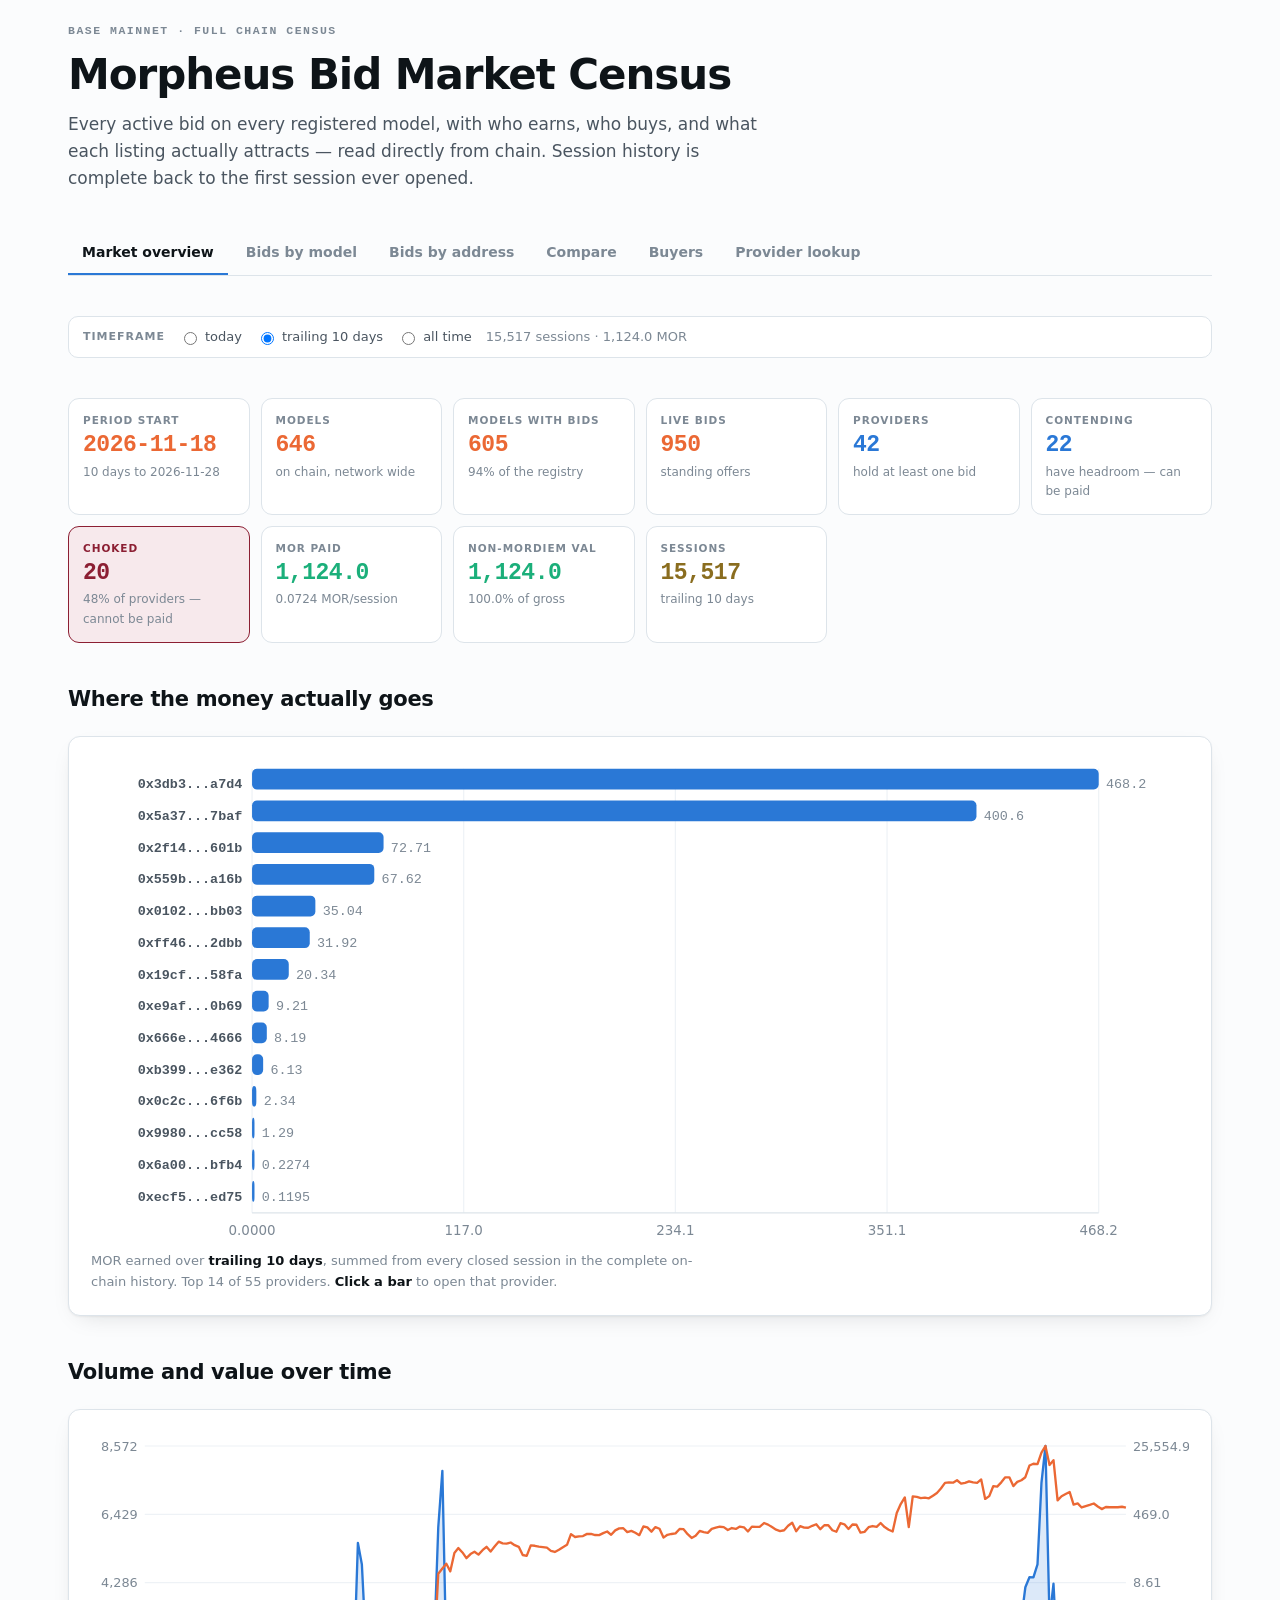
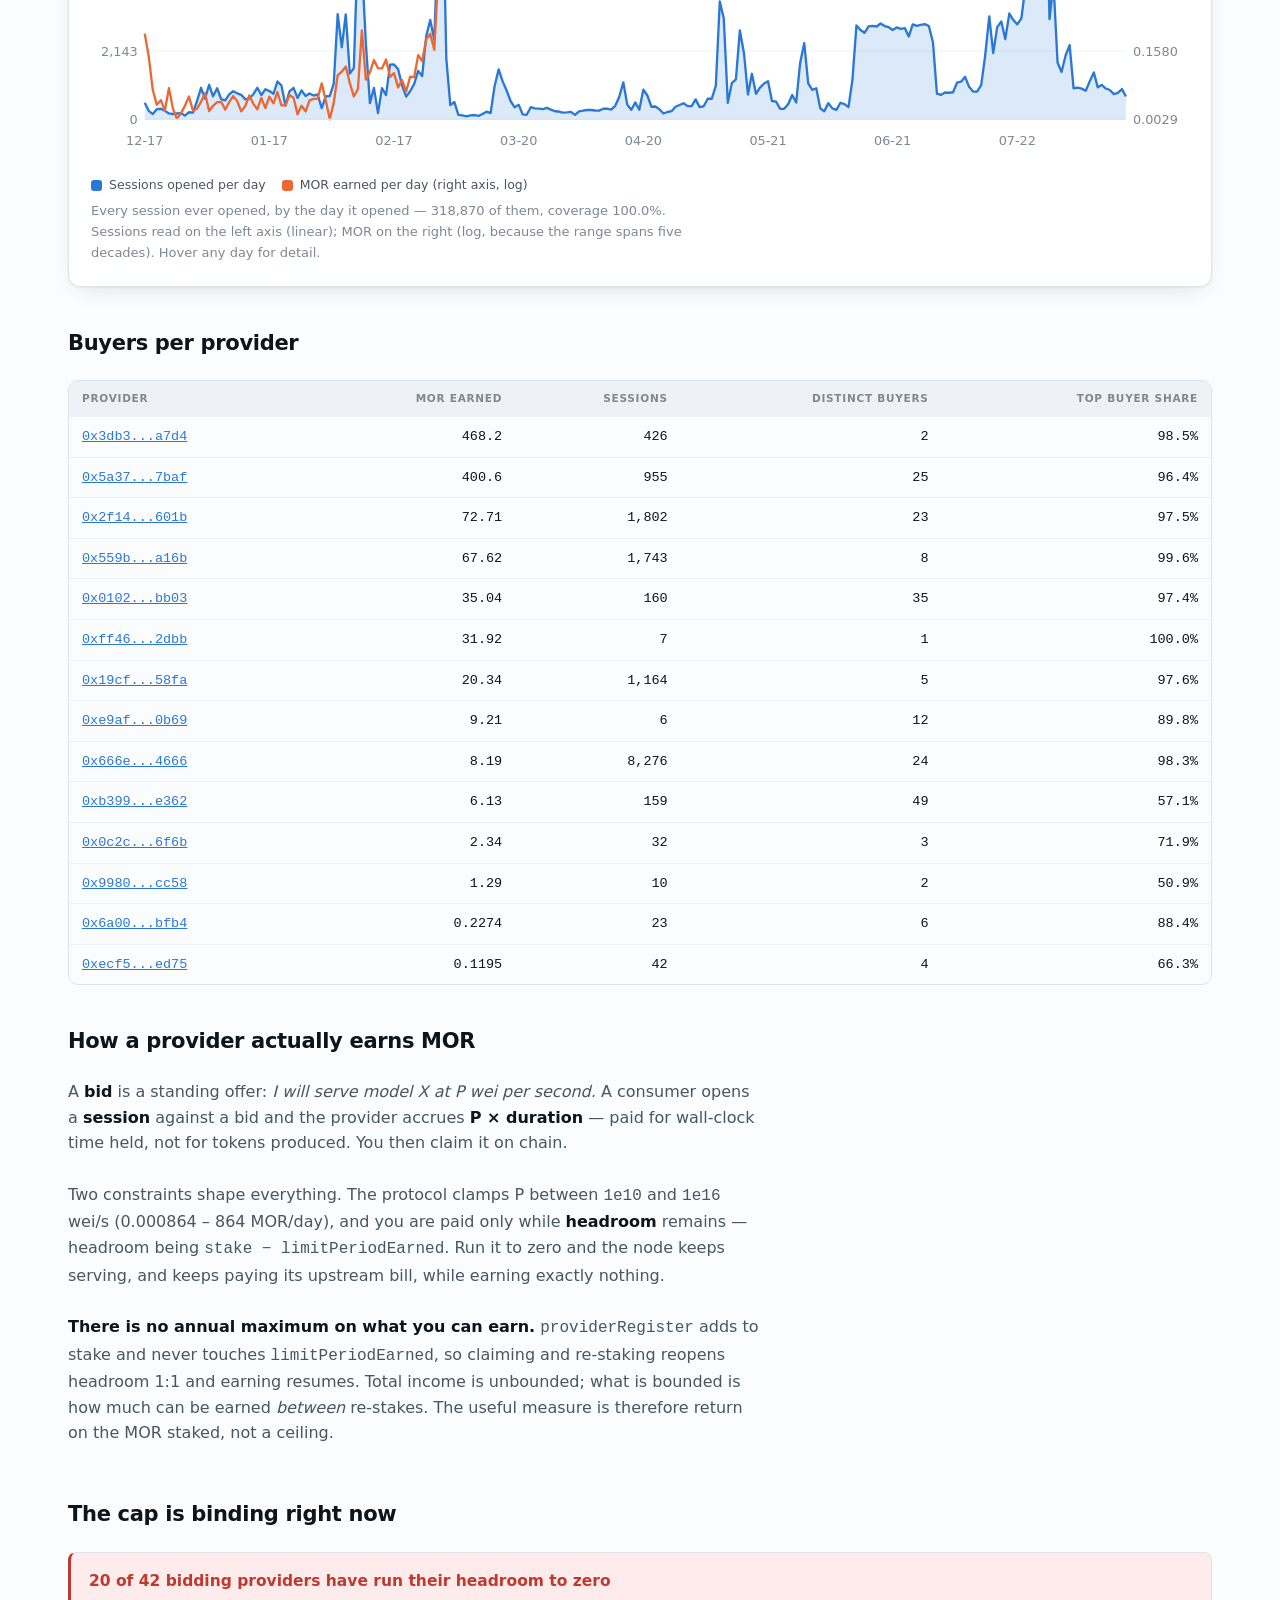
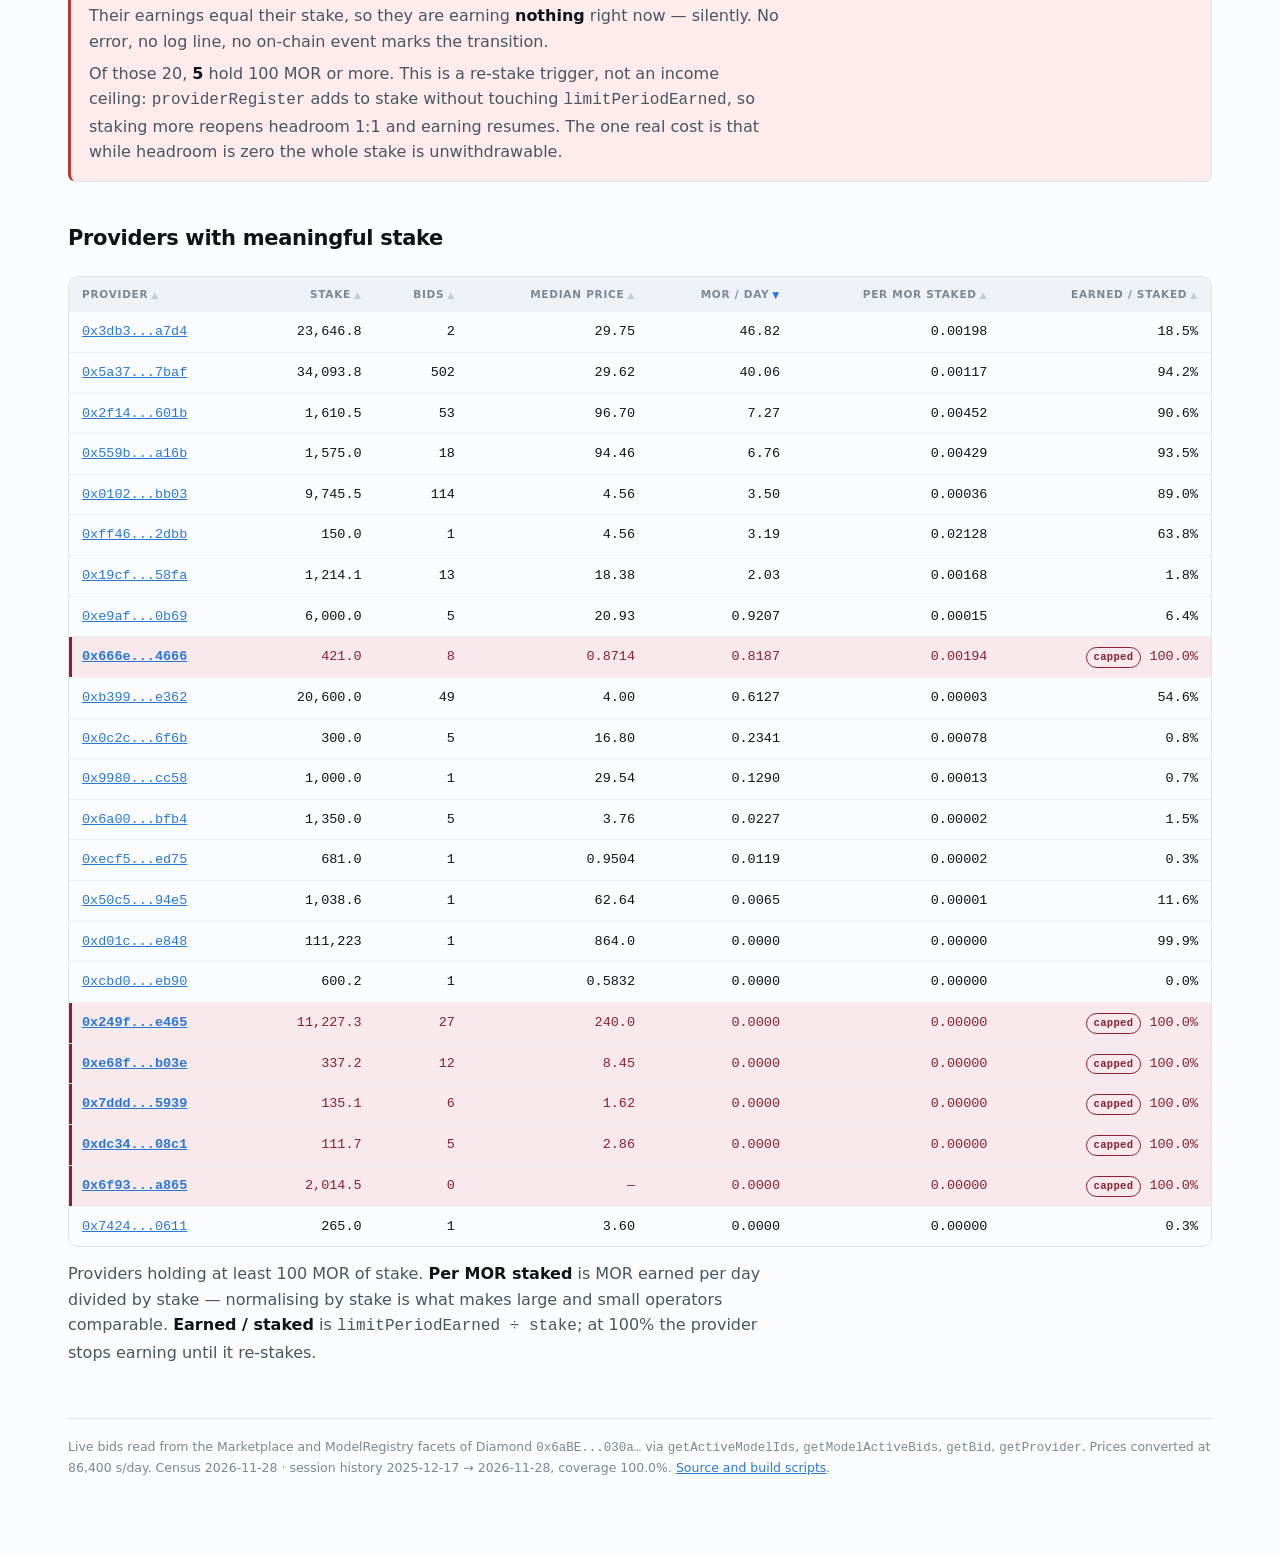
<file: index.html>
<!doctype html>
<meta charset="utf-8">
<meta name="viewport" content="width=device-width,initial-scale=1">
<title>Morpheus Bid Market Census</title>
<meta name="description" content="Every active bid on the Morpheus provider market, read from Base mainnet: who bids, who earns, and who actually pays.">
<link rel="stylesheet" href="assets/pub.css?v=06a2460206dd">

<div class="wrap">
  <header>
    <div class="eyebrow">Base mainnet · full chain census</div>
    <h1>Morpheus Bid Market Census</h1>
    <p class="standfirst">
      Every active bid on every registered model, with who earns, who buys, and
      what each listing actually attracts — read directly from chain. Session
      history is complete back to the first session ever opened.
    </p>
  </header>

  <div id="navslot"></div>
  <div class="warnbox" id="err" style="display:none"></div>

  <div class="tfbar">
    <span class="lbl">Timeframe</span>
    <label class="chkl"><input type="radio" name="tf" value="d1"> today</label>
    <label class="chkl"><input type="radio" name="tf" value="d10" checked> trailing 10 days</label>
    <label class="chkl"><input type="radio" name="tf" value="all"> all time</label>
    <span class="selcount" id="tfnote"></span>
  </div>

  <div class="kpis" id="kpis"></div>

  <section>
    <h2>Where the money actually goes</h2>
    <div class="card">
      <div class="plot" id="plot-earn"></div>
      <p class="cap" id="earn-cap"></p>
    </div>
  </section>

  <section>
    <h2>Volume and value over time</h2>
    <div class="card">
      <div class="plot" id="plot-hist"></div>
      <div class="legend">
        <span class="lg"><span class="sw" style="background:var(--band-low)"></span>Sessions opened per day</span>
        <span class="lg"><span class="sw" style="background:var(--band-high)"></span>MOR earned per day (right axis, log)</span>
      </div>
      <p class="cap" id="hist-cap"></p>
    </div>
  </section>

  <section>
    <h2>Buyers per provider</h2>
    <div class="tablewrap">
      <table>
        <thead><tr>
          <th>Provider</th><th>MOR earned</th><th>Sessions</th>
          <th>Distinct buyers</th><th>Top buyer share</th>
        </tr></thead>
        <tbody id="buyerbody"></tbody>
      </table>
    </div>
  </section>


  <section>
    <h2>How a provider actually earns MOR</h2>
    <p>
      A <strong>bid</strong> is a standing offer: <em>I will serve model X at P wei
      per second.</em> A consumer opens a <strong>session</strong> against a bid and
      the provider accrues <strong>P × duration</strong> — paid for wall-clock time
      held, not for tokens produced. You then claim it on chain.
    </p>
    <p>
      Two constraints shape everything. The protocol clamps P between
      <span class="mono">1e10</span> and <span class="mono">1e16</span> wei/s
      (0.000864 – 864 MOR/day), and you are paid only while <strong>headroom</strong>
      remains — headroom being <span class="mono">stake − limitPeriodEarned</span>.
      Run it to zero and the node keeps serving, and keeps paying its upstream
      bill, while earning exactly nothing.
    </p>
    <p>
      <strong>There is no annual maximum on what you can earn.</strong>
      <span class="mono">providerRegister</span> adds to stake and never touches
      <span class="mono">limitPeriodEarned</span>, so claiming and re-staking
      reopens headroom 1:1 and earning resumes. Total income is unbounded; what
      is bounded is how much can be earned <em>between</em> re-stakes. The useful
      measure is therefore return on the MOR staked, not a ceiling.
    </p>
  </section>

  <section>
    <h2>The cap is binding right now</h2>
    <div class="callout" id="chokecall"></div>
  </section>

  <section>
    <h2>Providers with meaningful stake</h2>
    <div class="tablewrap">
      <table class="sortable" id="ptable">
        <thead><tr>
          <th data-k="a">Provider<span class="ar">▲</span></th>
          <th data-k="stake">Stake<span class="ar">▲</span></th>
          <th data-k="bids">Bids<span class="ar">▲</span></th>
          <th data-k="md">Median price<span class="ar">▲</span></th>
          <th data-k="rate">MOR / day<span class="ar">▲</span></th>
          <th data-k="eff">Per MOR staked<span class="ar">▲</span></th>
          <th data-k="pct">Earned / staked<span class="ar">▲</span></th>
        </tr></thead>
        <tbody id="pbody"></tbody>
      </table>
    </div>
    <p class="cap">
      Providers holding at least 100 MOR of stake. <strong>Per MOR staked</strong> is
      MOR earned per day divided by stake — normalising by stake is what makes
      large and small operators comparable. <strong>Earned / staked</strong> is
      <span class="mono">limitPeriodEarned ÷ stake</span>; at 100% the provider
      stops earning until it re-stakes.
    </p>
  </section>


  <footer id="foot"></footer>
</div>
<div id="tip" role="status" aria-live="polite"></div>

<script type="module">
import {DIAMOND,MORDIEM_MODEL,CHOKE,fmt,int,pct,mor,price,short,day,
        nav,kpi,esc,census,wireTip,sortable,hbar} from "./assets/pub.js?v=d764749421a2";

document.getElementById("navslot").innerHTML = nav("index.html");
const fail = m => { const e=document.getElementById("err");
  e.style.display=""; e.innerHTML=m; };

let C, H;
try { C = await census(); }
catch(e){ fail("<b>Could not load census-full.json.</b> "+esc(e.message)); throw e; }
try { H = await (await fetch("providers-history.json?cb="+Date.now())).json(); }
catch(e){ H = null; }

const PD = C.pdetail || {};
const HP = H?.providers || {};

let TF = "d10";
const K = { d1:["s1","mor1","today"], d10:["s10","mor10","trailing "+(C.windowDays||10)+" days"],
            all:["sAll","morAll","all time"] };
const sKey = () => K[TF][0], mKey = () => K[TF][1], tfLabel = () => K[TF][2];

/* ---------------- KPI row ---------------- */
/* Where the selected window actually begins. The 10-day window is measured back
   from the census's own last counted session, not from now — the census is
   rebuilt once a day, so anchoring on the clock would claim a window the data
   does not cover. */
function periodStart(){
  if(TF==="d1")
    return {v: day(C.dayStart), sub: "00:00 UTC"};
  if(TF==="d10"){
    const hi = C.sessionsAsOf ? Date.parse(C.sessionsAsOf)/1000 : null;
    const n  = C.windowDays || 10;
    return {v: hi? day(hi - n*86400) : "—",
            sub: n+" days to "+esc((C.sessionsAsOf||"").slice(0,10))};
  }
  return {v: H?.firstDay || "—", sub: "first session on record"};
}

function drawKpis(){
  const MS = C.models||[];
  const sum = k => MS.reduce((a,m)=>a+(m[k]||0),0);
  /* Headline sessions and value are the whole market, MORDIEM included — it is
     real on-chain volume and leaving it out made these totals disagree with the
     chain. Its contribution is broken out as its own KPI, not netted away. */
  const sumX = k => MS.reduce((a,m)=>a+(m.id===MORDIEM_MODEL?0:(m[k]||0)),0);
  const S = sum(sKey()), V = sum(mKey()), Vx = sumX(mKey()), Sx = sumX(sKey());
  const days = TF==="d1" ? 1 : TF==="d10" ? (C.windowDays||10) : null;

  /* Contending + Choked split the Providers card: addresses holding at least
     one bid. Registered providers with no bid are in neither. */
  const bidding = new Set(MS.flatMap(m=>(m.pv||[]).map(([a])=>String(a).toLowerCase())));
  const live = Object.entries(PD).filter(([a,p])=>!p.deleted && bidding.has(a.toLowerCase()));
  const contend = live.filter(([,p])=>(p.head||0) > CHOKE);
  const choked  = live.filter(([,p])=>(p.head||0) <= CHOKE);

  const ps = periodStart();
  document.getElementById("kpis").innerHTML = [
    kpi("Period start", ps.v, ps.sub, "time"),
    kpi("Models", int(C.registeredModels), "on chain, network wide","time"),
    kpi("Models with bids", int(C.modelsWithBids),
        pct(100*(C.modelsWithBids||0)/(C.registeredModels||1),0)+" of the registry","time"),
    kpi("Live bids", int(C.totalBids), "standing offers","time"),
    kpi("Providers", int(C.biddingAddresses), "hold at least one bid","hold"),
    kpi("Contending", int(contend.length), "have headroom — can be paid","hold"),
    kpi("Choked", int(choked.length),
        live.length? pct(100*choked.length/live.length,0)+" of providers — cannot be paid":"none","choke"),
    kpi("MOR paid", mor(V),
        (S? fmt(V/S,4)+" MOR/session":"—"),"earn"),
    kpi("non-MORDiem Val", mor(Vx),
        (V? pct(100*Vx/V,1)+" of gross":"—"),"earn"),
    kpi("Sessions", int(S), tfLabel(),"sess"),
  ].join("");

  document.getElementById("tfnote").textContent =
    S ? int(S)+" sessions · "+mor(V)+" MOR" : "no sessions in this window";
}

/* ---------------- earnings by provider ---------------- */
function drawEarn(){
  const box = document.getElementById("plot-earn");
  if(!H){ box.innerHTML = "<p class='cap'>providers-history.json not published yet.</p>"; return; }
  const key = mKey(), skey = sKey();
  const rows = Object.entries(HP).map(([a,p])=>({a, v:p[key]||0, s:p[skey]||0,
      self:(p.selfShare||0) >= 99.5, buyers:p.buyers, top:p.topShare}))
    .filter(r=>r.v > 0).sort((x,y)=>y.v-x.v).slice(0,14);
  if(!rows.length){ box.innerHTML="<p class='cap'>Nobody earned in this window.</p>"; return; }
  const tot = Object.values(HP).reduce((a,p)=>a+(p[key]||0),0) || 1;
  box.innerHTML = hbar(rows.map(r=>({
      label: short(r.a), value: r.v, id: r.a,
      color: "var(--band-low)",
      right: mor(r.v),
      tipHtml: "<span class='t'>"+r.a.slice(0,14)+"…</span><br>"+
               mor(r.v)+" MOR · "+int(r.s)+" sessions<br>"+
               pct(100*r.v/tot,1)+" of network value<br>"+
               r.buyers+" distinct buyer"+(r.buyers===1?"":"s")+
               " · top "+pct(r.top,1)
    })), {aria:"MOR earned per provider", rowH:26});
  document.getElementById("earn-cap").innerHTML =
    "MOR earned over <strong>"+tfLabel()+"</strong>, summed from every closed session in the "+
    "complete on-chain history. Top 14 of "+Object.keys(HP).length+
    " providers. <strong>Click a bar</strong> to open that provider.";
}


/* ---------------- buyer concentration ---------------- */
function drawBuyers(){
  const tb = document.getElementById("buyerbody");
  if(!H){ tb.innerHTML="<tr><td colspan='6'>history not published yet</td></tr>"; return; }
  const key = mKey(), skey = sKey();
  const rows = Object.entries(HP).map(([a,p])=>({a,...p}))
    .filter(r=>(r[skey]||0) > 0).sort((x,y)=>(y[key]||0)-(x[key]||0)).slice(0,14);
  tb.innerHTML = rows.map(r=>{
    return "<tr>"+
      "<td class='mono'><a href='provider.html#"+esc(r.a)+"'>"+short(r.a)+"</a></td>"+
      "<td class='num'>"+mor(r[key])+"</td><td class='num'>"+int(r[skey])+"</td>"+
      "<td class='num'>"+int(r.buyers)+"</td>"+
      "<td class='num'>"+pct(r.topShare,1)+"</td></tr>";
  }).join("");
}

/* ---------------- daily history ---------------- */
async function drawHistory(){
  let D;
  try { D = await (await fetch("history-daily.json?cb="+Date.now())).json(); }
  catch(e){ document.getElementById("plot-hist").innerHTML =
    "<p class='cap'>history-daily.json not published yet.</p>"; return; }
  const days = (D.days||[]).filter(d=>d[1] > 0);
  if(days.length < 2) return;
  const w=940,h=280,padL=46,padR=54,padT=12,padB=34;
  const n=days.length;
  const maxS = Math.max(...days.map(d=>d[1]));
  /* MOR/day spans five orders of magnitude, so it only reads on a log axis. */
  const mors = days.map(d=>Math.max(d[2],1e-3));
  const lo=Math.log10(Math.min(...mors)), hi=Math.log10(Math.max(...mors));
  const X = i => padL + (i/(n-1))*(w-padL-padR);
  const YS = v => padT + (1 - v/maxS)*(h-padT-padB);
  const YM = v => padT + (1 - (Math.log10(Math.max(v,1e-3))-lo)/(hi-lo))*(h-padT-padB);

  let s = `<svg viewBox="0 0 ${w} ${h}" role="img" aria-label="Sessions and MOR earned per day">`;
  for(let i=0;i<=4;i++){
    const y=padT+(i/4)*(h-padT-padB);
    s+=`<line class="gridline" x1="${padL}" y1="${y.toFixed(1)}" x2="${w-padR}" y2="${y.toFixed(1)}"/>`;
    s+=`<text class="tick" x="${padL-6}" y="${(y+4).toFixed(1)}" text-anchor="end">${int(maxS*(1-i/4))}</text>`;
    s+=`<text class="tick" x="${w-padR+6}" y="${(y+4).toFixed(1)}" fill="var(--band-high)">${mor(Math.pow(10, hi-(i/4)*(hi-lo)))}</text>`;
  }
  const area = days.map((d,i)=>`${X(i).toFixed(1)},${YS(d[1]).toFixed(1)}`).join(" ");
  s+=`<polygon points="${padL},${(h-padB).toFixed(1)} ${area} ${(w-padR).toFixed(1)},${(h-padB).toFixed(1)}" fill="var(--band-low)" opacity=".16"/>`;
  s+=`<polyline points="${area}" fill="none" stroke="var(--band-low)" stroke-width="2" stroke-linejoin="round"/>`;
  s+=`<polyline points="${days.map((d,i)=>`${X(i).toFixed(1)},${YM(d[2]).toFixed(1)}`).join(" ")}" fill="none" stroke="var(--band-high)" stroke-width="2" stroke-linejoin="round"/>`;
  const step = Math.ceil(n/8);
  days.forEach((d,i)=>{ if(i%step===0)
    s+=`<text class="tick" x="${X(i).toFixed(1)}" y="${h-12}" text-anchor="middle">${d[0].slice(5)}</text>`; });
  /* One invisible hit column per day: bigger target than the 2px line. */
  days.forEach((d,i)=>{
    s+=`<rect x="${(X(i)-(w-padL-padR)/n/2).toFixed(1)}" y="${padT}" width="${((w-padL-padR)/n).toFixed(2)}" height="${(h-padT-padB).toFixed(1)}" fill="transparent"`+
       ` data-tip="<span class='t'>${d[0]}</span><br>${int(d[1])} sessions<br>${mor(d[2])} MOR<br>${d[3]} provider${d[3]===1?"":"s"} earning"/>`;
  });
  s+=`<line class="axis" x1="${padL}" y1="${(h-padB).toFixed(1)}" x2="${w-padR}" y2="${(h-padB).toFixed(1)}"/></svg>`;
  document.getElementById("plot-hist").innerHTML = s;
  document.getElementById("hist-cap").innerHTML =
    "Every session ever opened, by the day it opened — "+int(D.sessionsTotal)+" of them, "+
    "coverage "+fmt(100*(D.coverage??0),1)+"%. Sessions read on the left axis (linear); "+
    "MOR on the right (log, because the range spans five decades). Hover any day for detail.";
}


/* ---------------- choked + stake table ---------------- */
function drawProviders(){
  const live = Object.entries(PD).filter(([,p])=>!p.deleted);
  /* Same basis as the Contending/Choked cards: providers holding a bid. */
  const bidding = new Set((C.models||[]).flatMap(m=>(m.pv||[]).map(([a])=>String(a).toLowerCase())));
  const bidders = live.filter(([a])=>bidding.has(a.toLowerCase()));
  const choked = bidders.filter(([,p])=>(p.head||0) <= CHOKE);
  const real = choked.filter(([,p])=>(p.stake||0) >= 100);
  document.getElementById("chokecall").innerHTML =
    "<h3>"+choked.length+" of "+bidders.length+" bidding providers have run their headroom to zero</h3>"+
    "<p>Their earnings equal their stake, so they are earning <strong>nothing</strong> right "+
    "now — silently. No error, no log line, no on-chain event marks the transition.</p>"+
    "<p>Of those "+choked.length+", <strong>"+real.length+"</strong> hold 100 MOR or more. "+
    "This is a re-stake trigger, not an income ceiling: "+
    "<span class='mono'>providerRegister</span> adds to stake without touching "+
    "<span class='mono'>limitPeriodEarned</span>, so staking more reopens headroom 1:1 and "+
    "earning resumes. The one real cost is that while headroom is zero the whole stake is "+
    "unwithdrawable.</p>";

  const key = mKey();
  const rows = live.filter(([,p])=>(p.stake||0) >= 100).map(([a,p])=>{
    const hp = HP[a] || {};
    const days = TF==="d1"?1:TF==="d10"?(C.windowDays||10):
      (hp.first && hp.last ? Math.max((hp.last-hp.first)/86400,1) : null);
    const rate = days ? (hp[key]||0)/days : null;
    return {a, stake:p.stake, bids:p.bids, md:p.md,
            rate, eff: rate!=null && p.stake ? rate/p.stake : null,
            pct:p.pct, choked:(p.head||0) <= CHOKE};
  });
  const tb = document.getElementById("pbody");
  const draw = () => tb.innerHTML = rows.map(r=>
    "<tr"+(r.choked?" class='choked'":"")+">"+
    "<td class='mono"+(r.choked?" chokeaddr":"")+"'><a href='provider.html#"+esc(r.a)+"'>"+short(r.a)+"</a></td>"+
    "<td class='num'>"+mor(r.stake)+"</td><td class='num'>"+int(r.bids)+"</td>"+
    "<td class='num'>"+price(r.md)+"</td>"+
    "<td class='num'>"+(r.rate!=null?mor(r.rate):"—")+"</td>"+
    "<td class='num'>"+(r.eff!=null?fmt(r.eff,5):"—")+"</td>"+
    "<td class='num'>"+(r.choked?"<span class='pill cap'>capped</span> ":"")+pct(r.pct,1)+"</td></tr>").join("");
  sortable(document.getElementById("ptable"), rows, draw, "rate", -1);
}

function redraw(){ drawKpis(); drawEarn(); drawBuyers(); drawProviders(); }
redraw();
drawHistory();

document.querySelectorAll("input[name=tf]").forEach(r=>
  r.addEventListener("change", e=>{ TF = e.target.value; redraw(); }));

/* click a bar -> provider lookup */
document.getElementById("plot-earn").addEventListener("click", e=>{
  const b = e.target.closest("[data-prov]");
  if(b) location.href = "provider.html#"+b.getAttribute("data-prov");
});

wireTip(document.body);

document.getElementById("foot").innerHTML =
  "Live bids read from the Marketplace and ModelRegistry facets of Diamond "+
  "<span class='mono'>"+short(DIAMOND)+"…</span> via <span class='mono'>getActiveModelIds</span>, "+
  "<span class='mono'>getModelActiveBids</span>, <span class='mono'>getBid</span>, "+
  "<span class='mono'>getProvider</span>. Prices converted at 86,400 s/day. "+
  "Census "+esc((C.asOf||"").slice(0,10))+
  (H? " · session history "+esc(H.firstDay)+" → "+esc(H.lastDay)+", coverage "+fmt(100*H.coverage,1)+"%" : "")+
  ". <a href='https://github.com/Cbfriedl/morcompute-watchdog'>Source and build scripts</a>.";
</script>
</file>
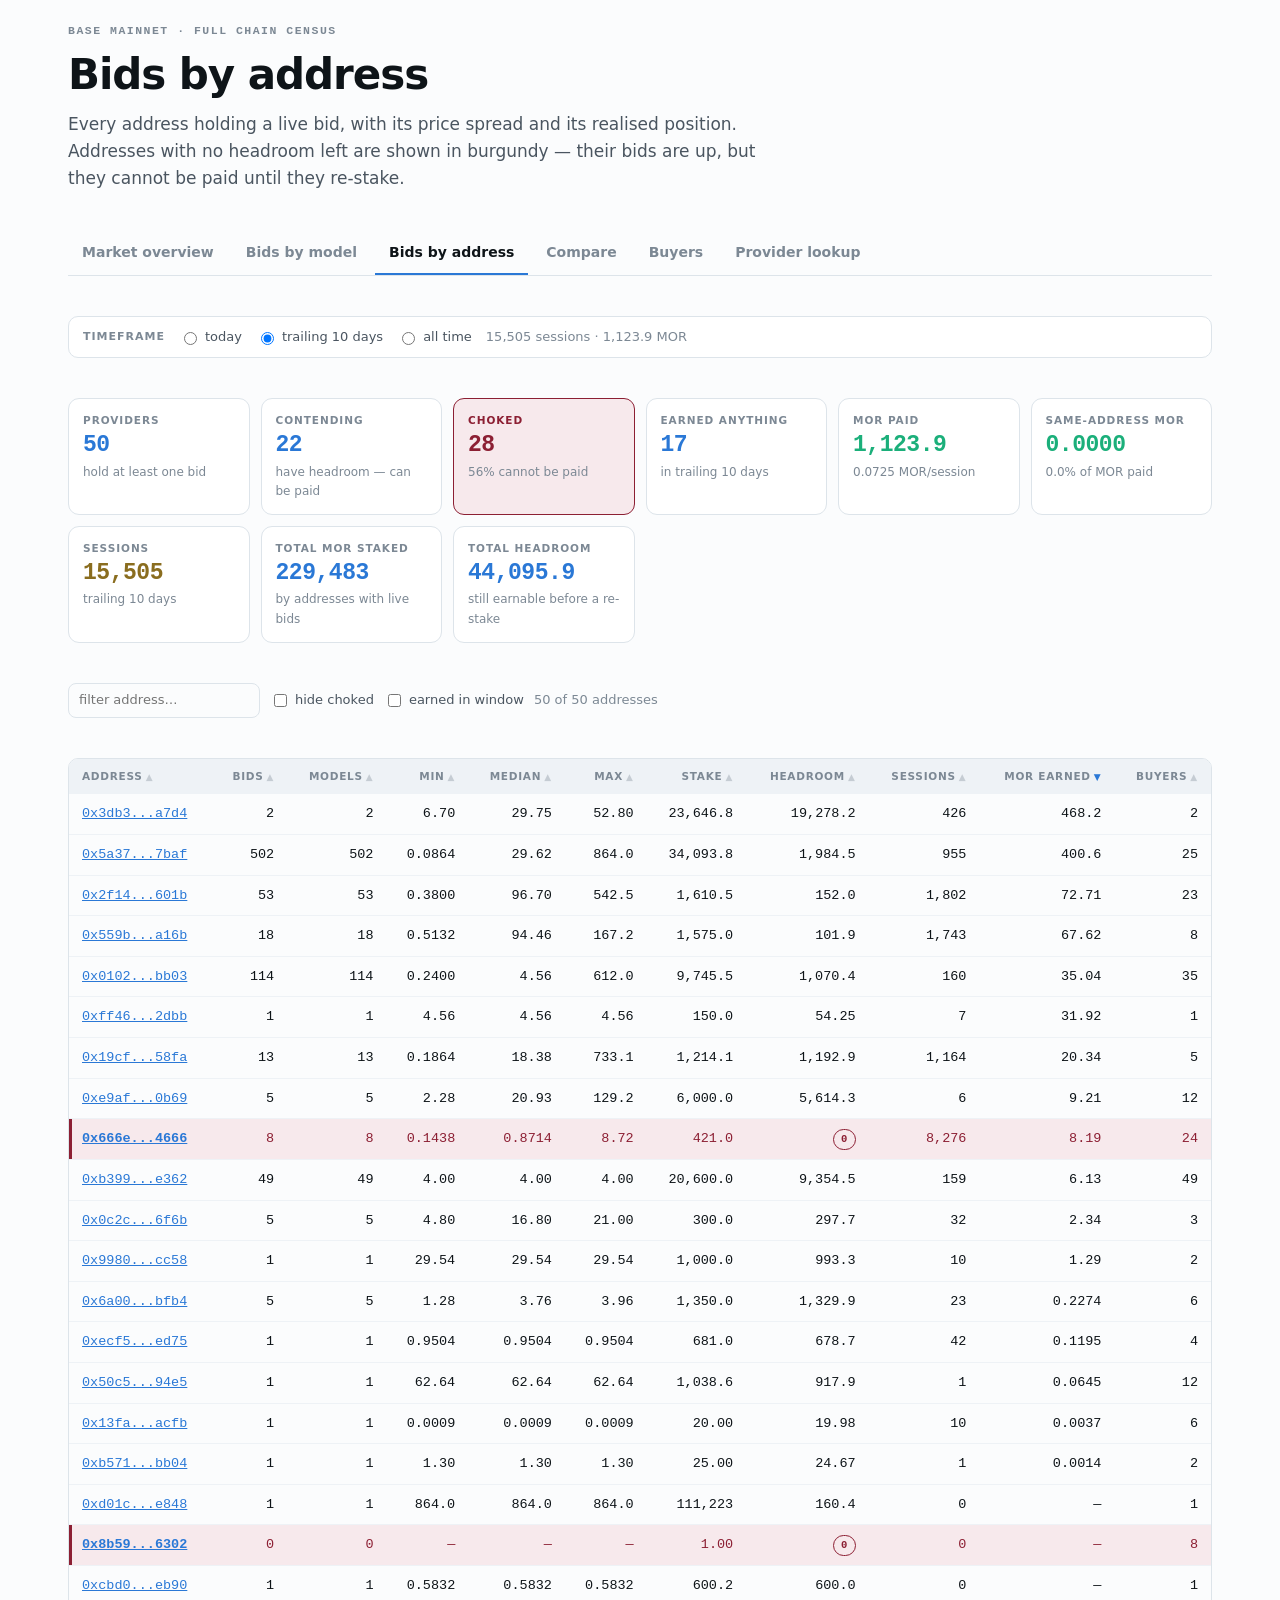
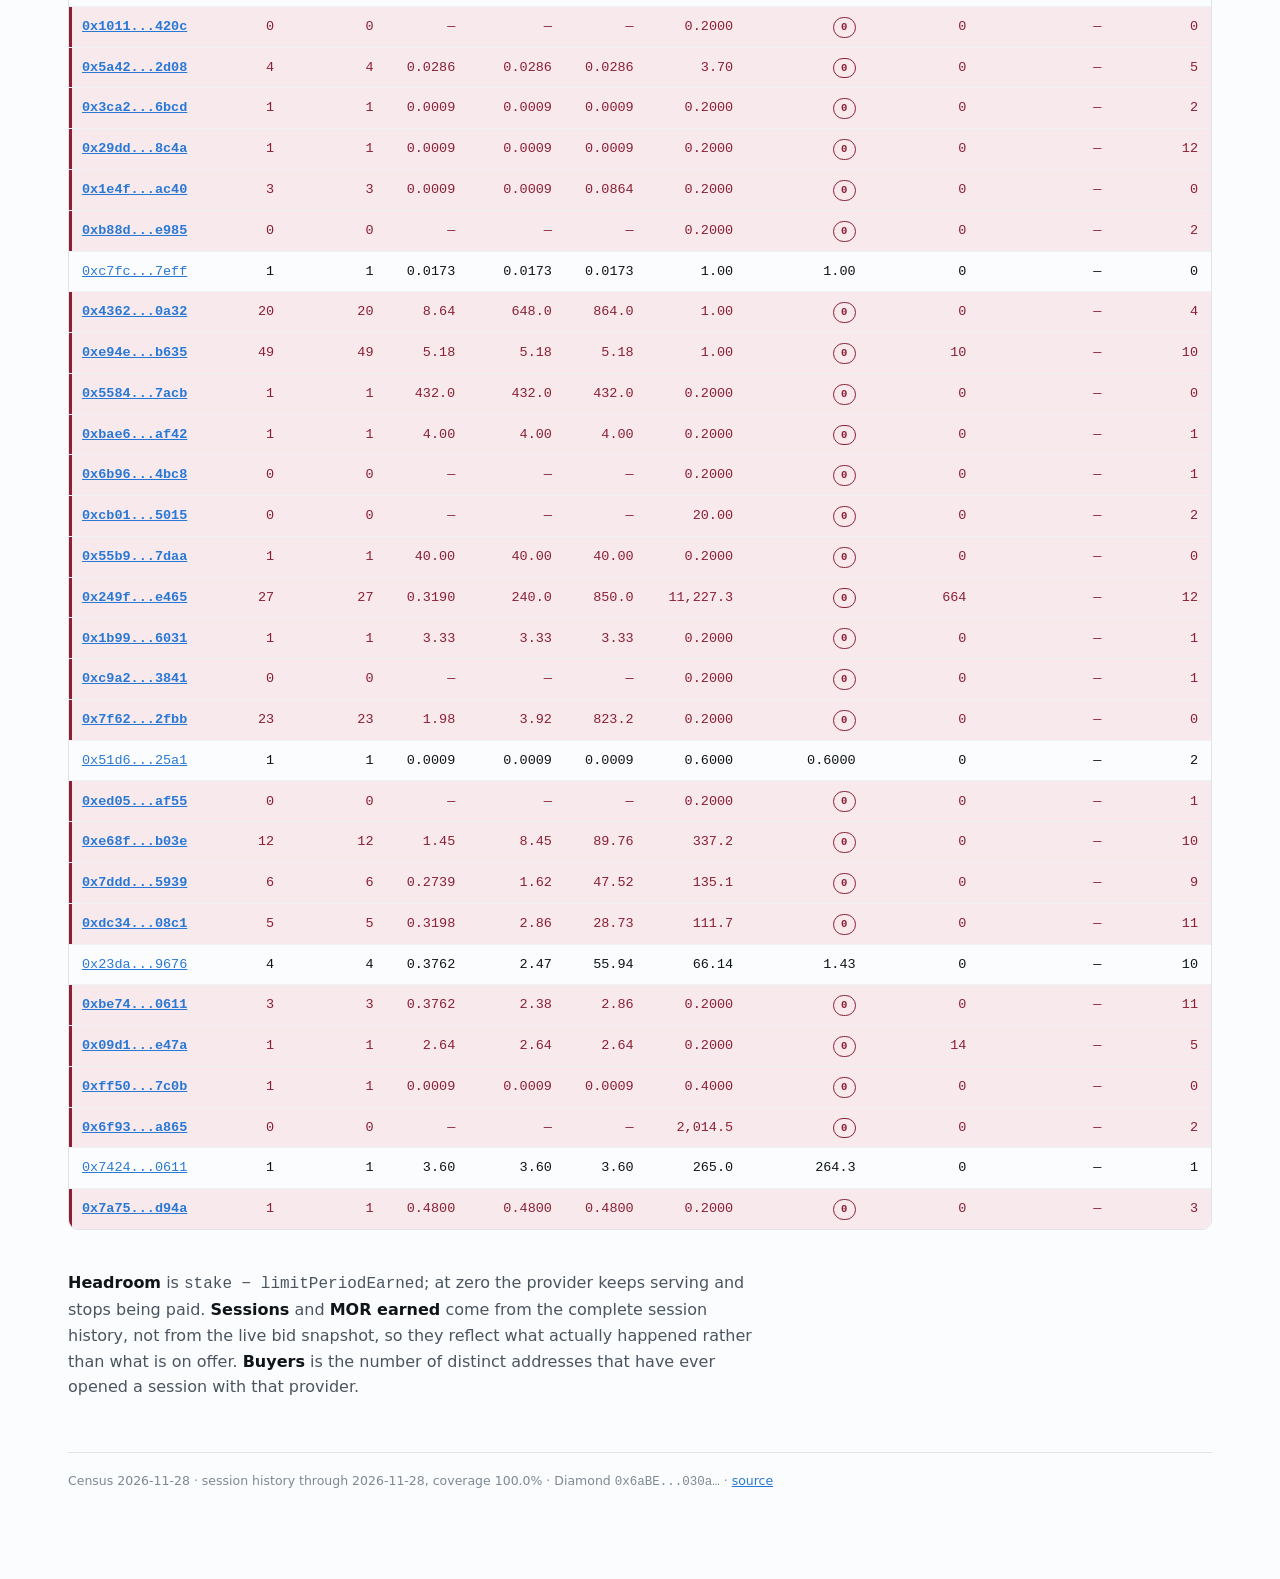
<file: addresses.html>
<!doctype html>
<meta charset="utf-8">
<meta name="viewport" content="width=device-width,initial-scale=1">
<title>Bids by address — Morpheus census</title>
<meta name="description" content="Every address holding a live Morpheus bid, with its price spread, stake, headroom and realised earnings.">
<link rel="stylesheet" href="assets/pub.css?v=06a2460206dd">

<div class="wrap">
  <header>
    <div class="eyebrow">Base mainnet · full chain census</div>
    <h1>Bids by address</h1>
    <p class="standfirst">
      Every address holding a live bid, with its price spread and its realised
      position. Addresses with no headroom left are shown in burgundy — their
      bids are up, but they cannot be paid until they re-stake.
    </p>
  </header>

  <div id="navslot"></div>
  <div class="warnbox" id="err" style="display:none"></div>

  <div class="tfbar">
    <span class="lbl">Timeframe</span>
    <label class="chkl"><input type="radio" name="tf" value="d1"> today</label>
    <label class="chkl"><input type="radio" name="tf" value="d10" checked> trailing 10 days</label>
    <label class="chkl"><input type="radio" name="tf" value="all"> all time</label>
    <span class="selcount" id="tfnote"></span>
  </div>

  <div class="kpis" id="kpis"></div>

  <div class="toolbar">
    <input type="search" id="q" placeholder="filter address…" aria-label="Filter addresses">
    <label class="chkl"><input type="checkbox" id="hidechoked"> hide choked</label>
    <label class="chkl"><input type="checkbox" id="earnonly"> earned in window</label>
    <span class="selcount" id="cnt"></span>
  </div>

  <div class="tablewrap">
    <table class="sortable" id="t">
      <thead><tr>
        <th data-k="a">Address<span class="ar">▲</span></th>
        <th data-k="bids">Bids<span class="ar">▲</span></th>
        <th data-k="models">Models<span class="ar">▲</span></th>
        <th data-k="mn">Min<span class="ar">▲</span></th>
        <th data-k="md">Median<span class="ar">▲</span></th>
        <th data-k="mx">Max<span class="ar">▲</span></th>
        <th data-k="stake">Stake<span class="ar">▲</span></th>
        <th data-k="head">Headroom<span class="ar">▲</span></th>
        <th data-k="sess">Sessions<span class="ar">▲</span></th>
        <th data-k="val">MOR earned<span class="ar">▲</span></th>
        <th data-k="buyers">Buyers<span class="ar">▲</span></th>
      </tr></thead>
      <tbody id="tb"></tbody>
    </table>
  </div>

  <p class="cap">
    <strong>Headroom</strong> is <span class="mono">stake − limitPeriodEarned</span>;
    at zero the provider keeps serving and stops being paid.
    <strong>Sessions</strong> and <strong>MOR earned</strong> come from the complete
    session history, not from the live bid snapshot, so they reflect what actually
    happened rather than what is on offer. <strong>Buyers</strong> is the number of
    distinct addresses that have ever opened a session with that provider.
  </p>

  <footer id="foot"></footer>
</div>
<div id="tip" role="status" aria-live="polite"></div>

<script type="module">
import {DIAMOND,CHOKE,fmt,int,pct,mor,price,short,day,
        nav,kpi,esc,census,wireTip,sortable} from "./assets/pub.js?v=d764749421a2";

document.getElementById("navslot").innerHTML = nav("addresses.html");
let C, H;
try { C = await census(); }
catch(e){ const el=document.getElementById("err"); el.style.display="";
  el.innerHTML="<b>Could not load census-full.json.</b> "+esc(e.message); throw e; }
try { H = await (await fetch("providers-history.json?cb="+Date.now())).json(); } catch(e){ H=null; }

const PD = C.pdetail || {}, HP = H?.providers || {};
let TF="d10";
const K = { d1:["s1","mor1","today"], d10:["s10","mor10","trailing "+(C.windowDays||10)+" days"],
            all:["sAll","morAll","all time"] };
const tfLabel = () => K[TF][2];

let rows = [], shown = [];
function build(){
  const [sk,mk] = K[TF];
  /* splice, not reassign: sortable() closed over THIS array. Handing it a
     new one leaves resort() sorting an orphan while the table draws the
     replacement unsorted. */
  rows.splice(0, rows.length, ...Object.entries(PD).filter(([,p])=>!p.deleted).map(([a,p])=>{
    const h = HP[a] || {};
    return { a, bids:p.bids, models:p.models, mn:p.mn, md:p.md, mx:p.mx,
             stake:p.stake, head:p.head, pct:p.pct,
             sess: h[sk] ?? null, val: h[mk] ?? null,
             buyers: h.buyers ?? null, self: (h.selfShare||0) >= 99.5,
             top: h.topShare, first: h.first,
             choked: (p.head||0) <= CHOKE };
  }));
}

function filtered(){
  const q = document.getElementById("q").value.trim().toLowerCase();
  const hc = document.getElementById("hidechoked").checked;
  const eo = document.getElementById("earnonly").checked;
  return rows.filter(r=>
    (!q || r.a.includes(q)) && !(hc && r.choked) && !(eo && !(r.val>0)));
}

function drawKpis(){
  const contend = rows.filter(r=>!r.choked), choked = rows.filter(r=>r.choked);
  /* Every address, not an arm's-length subset: this page shares its labels with
     Buyers and Market overview, and a filtered total under a shared label read
     726.1 against their 7,400.6. The same-address share is broken out below
     instead of being dropped. */
  const val  = rows.reduce((a,r)=>a+(r.val||0),0);
  const sess = rows.reduce((a,r)=>a+(r.sess||0),0);
  const selfVal = rows.filter(r=>r.self).reduce((a,r)=>a+(r.val||0),0);
  const earning = rows.filter(r=>(r.val||0)>0).length;
  document.getElementById("kpis").innerHTML = [
    kpi("Providers", int(rows.length), "hold at least one bid","hold"),
    kpi("Contending", int(contend.length), "have headroom — can be paid","hold"),
    kpi("Choked", int(choked.length),
        rows.length? pct(100*choked.length/rows.length,0)+" cannot be paid":"none","choke"),
    /* counts addresses, so it takes the address colour, not an earnings one */
    kpi("Earned anything", int(earning), "in "+tfLabel(),"hold"),
    /* the two money cards are the Market overview cards verbatim */
    kpi("MOR paid", mor(val),
        (sess? fmt(val/sess,4)+" MOR/session":"—"),"earn"),
    kpi("Same-address MOR", mor(selfVal),
        (val? pct(100*selfVal/val,1)+" of MOR paid":"—"),"earn"),
    kpi("Sessions", int(sess), tfLabel(),"sess"),
    /* unit moves into the title, matching how MOR paid drops its suffix */
    kpi("Total MOR staked", mor(rows.reduce((a,r)=>a+(r.stake||0),0)),
        "by addresses with live bids","hold"),
    /* headroom is stake - limitPeriodEarned, not the stake of contending
       addresses; summing `head` is what makes the label true */
    kpi("Total Headroom", mor(rows.reduce((a,r)=>a+(r.head||0),0)),
        "still earnable before a re-stake","hold"),
  ].join("");
  document.getElementById("tfnote").textContent =
    int(sess)+" sessions · "+mor(val)+" MOR";
}

function draw(){
  shown = filtered();
  document.getElementById("tb").innerHTML = shown.map(r=>
    "<tr"+(r.choked?" class='choked'":"")+">"+
    "<td class='mono"+(r.choked?" chokeaddr":"")+"'>"+
      "<a href='provider.html#"+esc(r.a)+"'>"+short(r.a)+"</a></td>"+
    "<td class='num'>"+int(r.bids)+"</td><td class='num'>"+int(r.models)+"</td>"+
    "<td class='num'>"+price(r.mn)+"</td><td class='num'>"+price(r.md)+"</td>"+
    "<td class='num'>"+price(r.mx)+"</td>"+
    "<td class='num'>"+mor(r.stake)+"</td>"+
    "<td class='num'>"+(r.choked?"<span class='pill cap'>0</span>":mor(r.head))+"</td>"+
    "<td class='num'>"+(r.sess!=null?int(r.sess):"—")+"</td>"+
    "<td class='num'>"+(r.val!=null&&r.val>0?mor(r.val):"—")+"</td>"+
    "<td class='num'"+(r.buyers!=null?" data-tip=\"top buyer holds "+pct(r.top,1)+" of its sessions\"":"")+">"+
      (r.buyers!=null?int(r.buyers):"—")+"</td></tr>").join("")
    || "<tr><td colspan='11'>no addresses match</td></tr>";
  document.getElementById("cnt").textContent = shown.length+" of "+rows.length+" addresses";
}

build(); drawKpis();
const S = sortable(document.getElementById("t"), rows, draw, "val", -1);
["q"].forEach(id=>document.getElementById(id).addEventListener("input", draw));
["hidechoked","earnonly"].forEach(id=>
  document.getElementById(id).addEventListener("change", draw));
document.querySelectorAll("input[name=tf]").forEach(r=>r.addEventListener("change", e=>{
  TF = e.target.value; build(); drawKpis(); S.resort(); }));
wireTip(document.body);

document.getElementById("foot").innerHTML =
  "Census "+esc((C.asOf||"").slice(0,10))+
  (H? " · session history through "+esc(H.lastDay)+", coverage "+fmt(100*H.coverage,1)+"%":"")+
  " · Diamond <span class='mono'>"+short(DIAMOND)+"…</span>"+
  " · <a href='https://github.com/Cbfriedl/morcompute-watchdog'>source</a>";
</script>
</file>
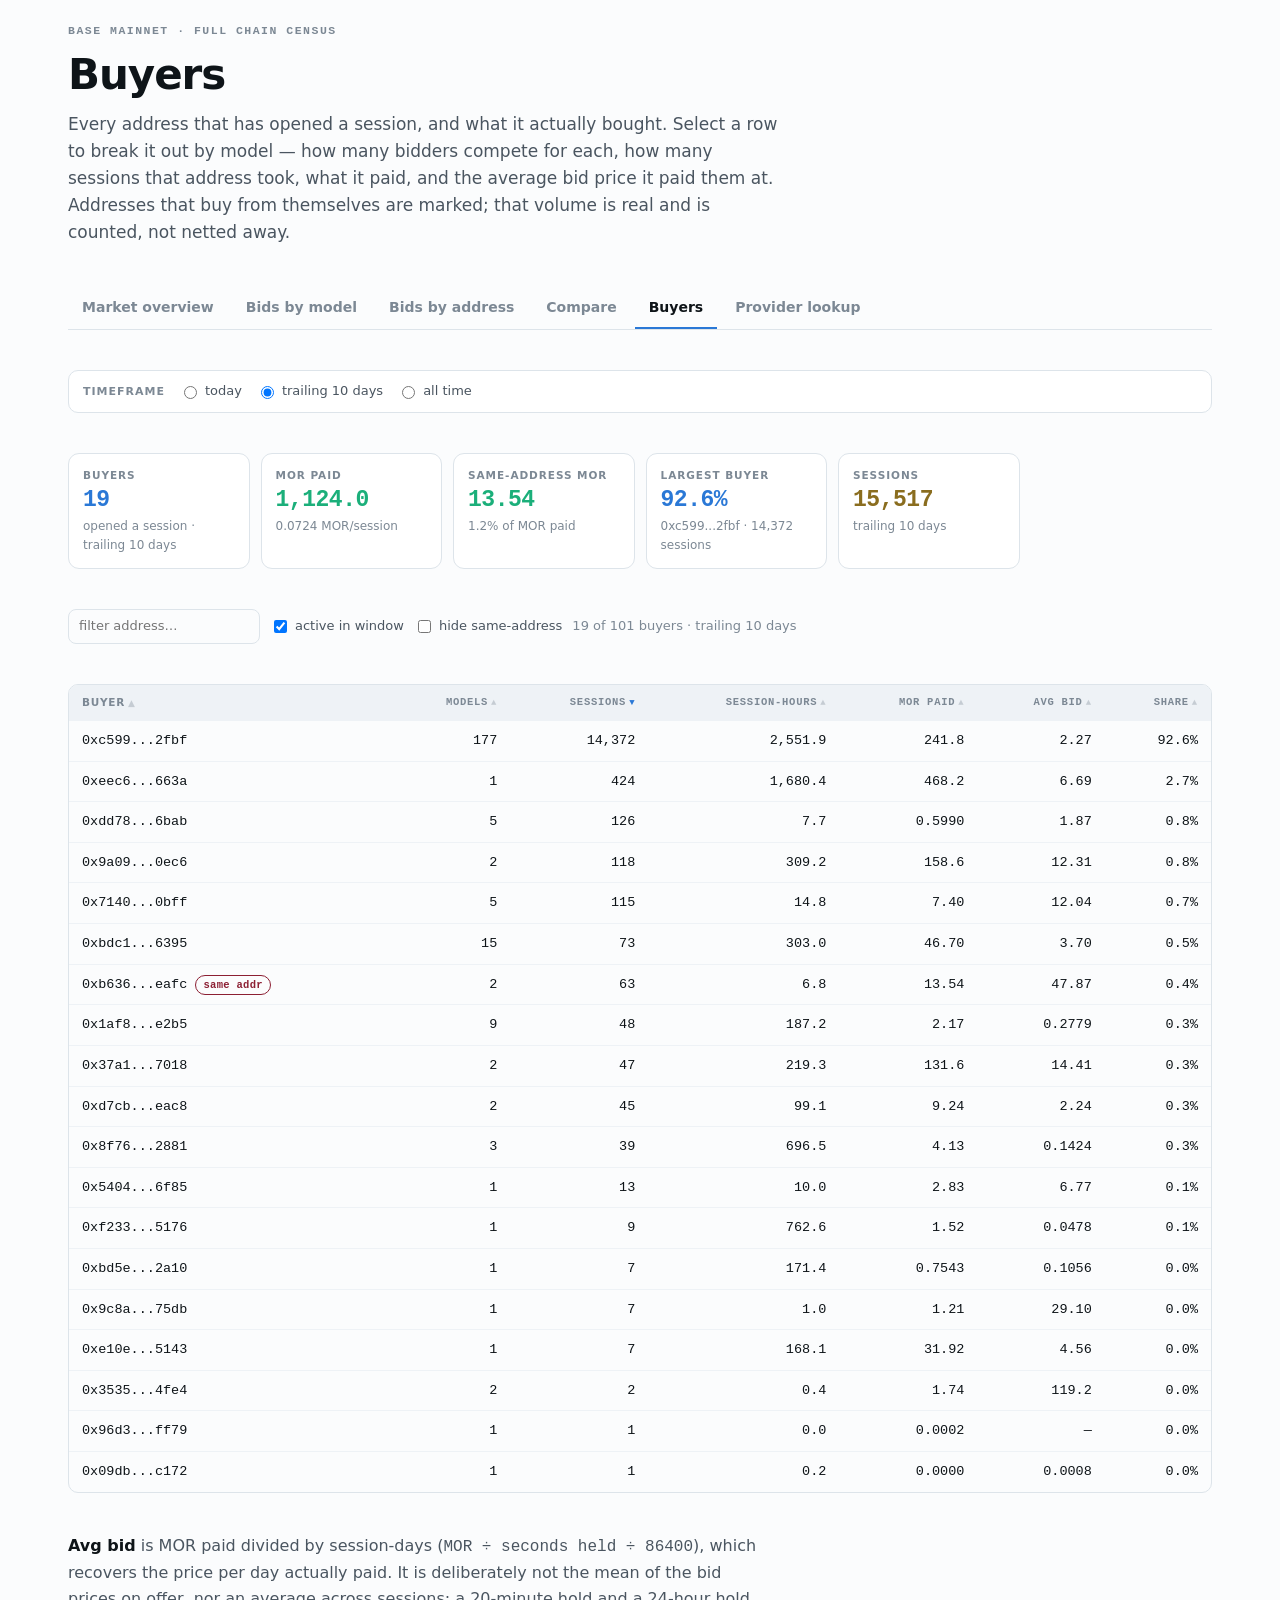
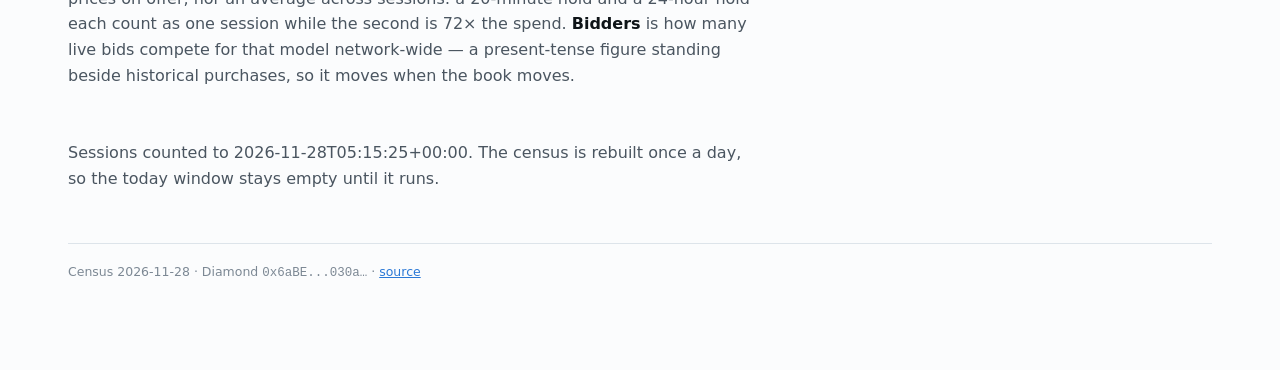
<file: buyers.html>
<!doctype html>
<meta charset="utf-8">
<meta name="viewport" content="width=device-width,initial-scale=1">
<title>Buyers — Morpheus census</title>
<meta name="description" content="Every address that has opened a Morpheus session, with the models it buys, how many bidders compete for each, what it paid, and the average bid price it paid them at.">
<link rel="stylesheet" href="assets/pub.css?v=06a2460206dd">

<div class="wrap">
  <header>
    <div class="eyebrow">Base mainnet · full chain census</div>
    <h1>Buyers</h1>
    <p class="standfirst">
      Every address that has opened a session, and what it actually bought.
      Select a row to break it out by model — how many bidders compete for each,
      how many sessions that address took, what it paid, and the average bid
      price it paid them at. Addresses that buy from themselves are marked;
      that volume is real and is counted, not netted away.
    </p>
  </header>

  <div id="navslot"></div>
  <div class="warnbox" id="err" style="display:none"></div>

  <div class="tfbar">
    <span class="lbl">Timeframe</span>
    <label class="chkl"><input type="radio" name="tf" value="d1"> today</label>
    <label class="chkl"><input type="radio" name="tf" value="d10" checked> trailing 10 days</label>
    <label class="chkl"><input type="radio" name="tf" value="all"> all time</label>
    <span class="selcount" id="tfnote"></span>
  </div>

  <div class="kpis" id="kpis"></div>

  <div class="toolbar">
    <input type="search" id="q" placeholder="filter address…" aria-label="Filter addresses">
    <label class="chkl"><input type="checkbox" id="activeonly" checked> active in window</label>
    <label class="chkl"><input type="checkbox" id="hideself"> hide same-address</label>
    <span class="selcount" id="cnt"></span>
  </div>

  <div class="tablewrap">
    <table class="sortable" id="t">
      <thead><tr>
        <th data-k="a">Buyer<span class="ar">▲</span></th>
        <th data-k="models" class="num">Models<span class="ar">▲</span></th>
        <th data-k="sessions" class="num">Sessions<span class="ar">▲</span></th>
        <th data-k="hours" class="num">Session-hours<span class="ar">▲</span></th>
        <th data-k="paid" class="num">MOR paid<span class="ar">▲</span></th>
        <th data-k="avg" class="num">Avg bid<span class="ar">▲</span></th>
        <th data-k="share" class="num">Share<span class="ar">▲</span></th>
      </tr></thead>
      <tbody id="tb"></tbody>
    </table>
  </div>

  <div class="pdetail" id="drill">
    <div class="pdhead">
      <span class="who mono" id="d-who"></span>
      <button class="pdclose" id="d-close">close</button>
    </div>
    <div class="pdstats" id="d-stats"></div>
    <div class="pdmodels">
      <table>
        <thead><tr>
          <th>Model</th><th class="num">Bidders</th><th class="num">Sessions</th>
          <th class="num">MOR paid</th><th class="num">Avg bid</th>
        </tr></thead>
        <tbody id="d-models"></tbody>
      </table>
    </div>
  </div>

  <p class="cap">
    <strong>Avg bid</strong> is MOR paid divided by session-days
    (<span class="mono">MOR ÷ seconds held ÷ 86400</span>), which recovers the
    price per day actually paid. It is deliberately not the mean of the bid
    prices on offer, nor an average across sessions: a 20-minute hold and a
    24-hour hold each count as one session while the second is 72× the spend.
    <strong>Bidders</strong> is how many live bids compete for that model
    network-wide — a present-tense figure standing beside historical purchases,
    so it moves when the book moves.
  </p>
  <p class="cap" id="asof"></p>

  <footer id="foot"></footer>
</div>

<script type="module">
import {DIAMOND,MORDIEM_ADDR,fmt,int,pct,mor,price,short,
        nav,kpi,esc,sortable} from "./assets/pub.js?v=d764749421a2";

document.getElementById("navslot").innerHTML = nav("buyers.html");

let B;
try {
  const r = await fetch("buyers.json?cb=" + Date.now());
  if (!r.ok) throw new Error("buyers.json " + r.status);
  B = await r.json();
} catch (e) {
  const el = document.getElementById("err"); el.style.display = "";
  el.innerHTML = "<b>Could not load buyers.json.</b> " + esc(e.message); throw e;
}

let TF = "d10";
/* per timeframe: session key, MOR key, avg-price key, model-count key, hours key, label */
const K = {
  d1:  ["s1",   "m1",   "p1",   "nm1",   "h1",   "today"],
  d10: ["s10",  "m10",  "p10",  "nm10",  "h10",  "trailing " + (B.windowDays || 10) + " days"],
  all: ["sAll", "mAll", "pAll", "nmAll", "hAll", "all time"],
};
const tfLabel = () => K[TF][5];

/* rows is mutated in place, never reassigned: sortable() captures this exact
   array, so swapping it for a new one on a timeframe change would leave resort()
   sorting an orphan while the table drew the unsorted replacement. */
const rows = [];
let shown = [], picked = null;

function build() {
  const [sk, mk, pk, nk, hk] = K[TF];
  const tot = (B.buyers || []).reduce((a, b) => a + (b[sk] || 0), 0);
  rows.length = 0;
  (B.buyers || []).forEach(b => rows.push({
    a: b.a, self: b.self,
    selfN: TF === "all" ? b.selfAll : b.self10,
    models: b[nk] || 0, sessions: b[sk] || 0, paid: b[mk] || 0,
    avg: b[pk] ?? null, hours: b[hk] || 0,
    share: tot ? 100 * (b[sk] || 0) / tot : 0,
    detail: b.models || [],
  }));
}

function filtered() {
  const q = document.getElementById("q").value.trim().toLowerCase();
  const act = document.getElementById("activeonly").checked;
  const hs = document.getElementById("hideself").checked;
  return rows.filter(r => {
    if (q && !r.a.toLowerCase().includes(q)) return false;
    if (act && !r.sessions) return false;
    if (hs && r.self) return false;
    return true;
  });
}

function drawKpis() {
  const act = rows.filter(r => r.sessions > 0);
  const S = act.reduce((a, r) => a + r.sessions, 0);
  const V = act.reduce((a, r) => a + r.paid, 0);
  const selfV = act.filter(r => r.self).reduce((a, r) => a + r.paid, 0);
  const top = act.slice().sort((a, b) => b.sessions - a.sessions)[0];
  document.getElementById("kpis").innerHTML = [
    kpi("Buyers", int(act.length), "opened a session · " + tfLabel(), "hold"),
    kpi("MOR paid", mor(V), S ? fmt(V / S, 4) + " MOR/session" : "—", "earn"),
    /* Broken out rather than netted away: it is real on-chain volume, and
       removing it would make every total on this page wrong. */
    kpi("Same-address MOR", mor(selfV),
        V ? pct(100 * selfV / V, 1) + " of MOR paid" : "—", "earn"),
    kpi("Largest buyer", top ? pct(top.share, 1) : "—",
        top ? short(top.a) + " · " + int(top.sessions) + " sessions" : "—", "hold"),
    kpi("Sessions", int(S), tfLabel(), "sess"),
  ].join("");
  document.getElementById("tfnote").textContent =
    (TF === "d1" && !S) ? "no sessions recorded in today’s window yet" : "";
}

function drawDrill() {
  const drill = document.getElementById("drill");
  const r = rows.find(x => x.a === picked);
  if (!r) { drill.classList.remove("open"); return; }
  const [sk, mk, pk] = K[TF];
  document.getElementById("d-who").innerHTML = esc(r.a) +
    (r.self ? " <span class='pill cap'>same address" +
      (r.selfN ? " · " + int(r.selfN) : "") + "</span>" : "") +
    (r.a === MORDIEM_ADDR ? " <span class='pill cap'>MORDIEM</span>" : "");
  document.getElementById("d-stats").innerHTML =
    "<span><b>" + int(r.models) + "</b> models · " + tfLabel() + "</span>" +
    "<span><b>" + int(r.sessions) + "</b> sessions</span>" +
    "<span><b>" + fmt(r.hours, 1) + "</b> session-hours</span>" +
    "<span><b>" + mor(r.paid) + "</b> MOR paid</span>" +
    "<span>avg bid <b>" + price(r.avg) + "</b> MOR/day</span>";
  const ms = r.detail.filter(m => (m[sk] || 0) > 0)
                     .sort((a, b) => (b[mk] || 0) - (a[mk] || 0));
  document.getElementById("d-models").innerHTML = ms.length ? ms.map(m =>
    "<tr><td>" + esc(m.n) + "</td>" +
    "<td class='num'>" + (m.b ? int(m.b) : "—") + "</td>" +
    "<td class='num'>" + int(m[sk]) + "</td>" +
    "<td class='num'>" + mor(m[mk]) + "</td>" +
    "<td class='num'>" + price(m[pk]) + "</td></tr>").join("")
    : "<tr><td colspan='5'>no sessions from this address in " + esc(tfLabel()) + "</td></tr>";
  drill.classList.add("open");
}

function draw() {
  shown = filtered();
  document.getElementById("tb").innerHTML = shown.map(r =>
    "<tr class='clickable" + (r.a === picked ? " selrow" : "") + "' data-a='" + esc(r.a) + "'>" +
    "<td class='mono'>" + esc(short(r.a)) +
      (r.self ? " <span class='pill cap'>same addr</span>" : "") + "</td>" +
    "<td class='num'>" + int(r.models) + "</td>" +
    "<td class='num'>" + int(r.sessions) + "</td>" +
    "<td class='num'>" + fmt(r.hours, 1) + "</td>" +
    "<td class='num'>" + (r.paid > 0 ? mor(r.paid) : "—") + "</td>" +
    "<td class='num'>" + price(r.avg) + "</td>" +
    "<td class='num'>" + pct(r.share, 1) + "</td></tr>").join("")
    || "<tr><td colspan='7'>no buyers match</td></tr>";
  document.getElementById("cnt").textContent =
    shown.length + " of " + rows.length + " buyers · " + tfLabel();
  drawDrill();
}

document.getElementById("tb").addEventListener("click", e => {
  const tr = e.target.closest("tr[data-a]");
  if (!tr) return;
  picked = (picked === tr.dataset.a) ? null : tr.dataset.a;
  draw();
  if (picked) document.getElementById("drill").scrollIntoView({behavior: "smooth", block: "nearest"});
});
document.getElementById("d-close").addEventListener("click", () => { picked = null; draw(); });

build();
drawKpis();
const S = sortable(document.getElementById("t"), rows, draw, "sessions", -1);
document.getElementById("q").addEventListener("input", draw);
["activeonly", "hideself"].forEach(id =>
  document.getElementById(id).addEventListener("change", draw));
document.querySelectorAll("input[name=tf]").forEach(el =>
  el.addEventListener("change", e => { TF = e.target.value; build(); drawKpis(); S.resort(); }));

document.getElementById("asof").textContent =
  "Sessions counted to " + (B.sessionsAsOf || "—") +
  ". The census is rebuilt once a day, so the today window stays empty until it runs.";
document.getElementById("foot").innerHTML =
  "Census " + esc((B.generated || "").slice(0, 10)) +
  " · Diamond <span class='mono'>" + short(DIAMOND) + "…</span>" +
  " · <a href='https://github.com/Cbfriedl/morcompute-watchdog'>source</a>";
</script>
</file>
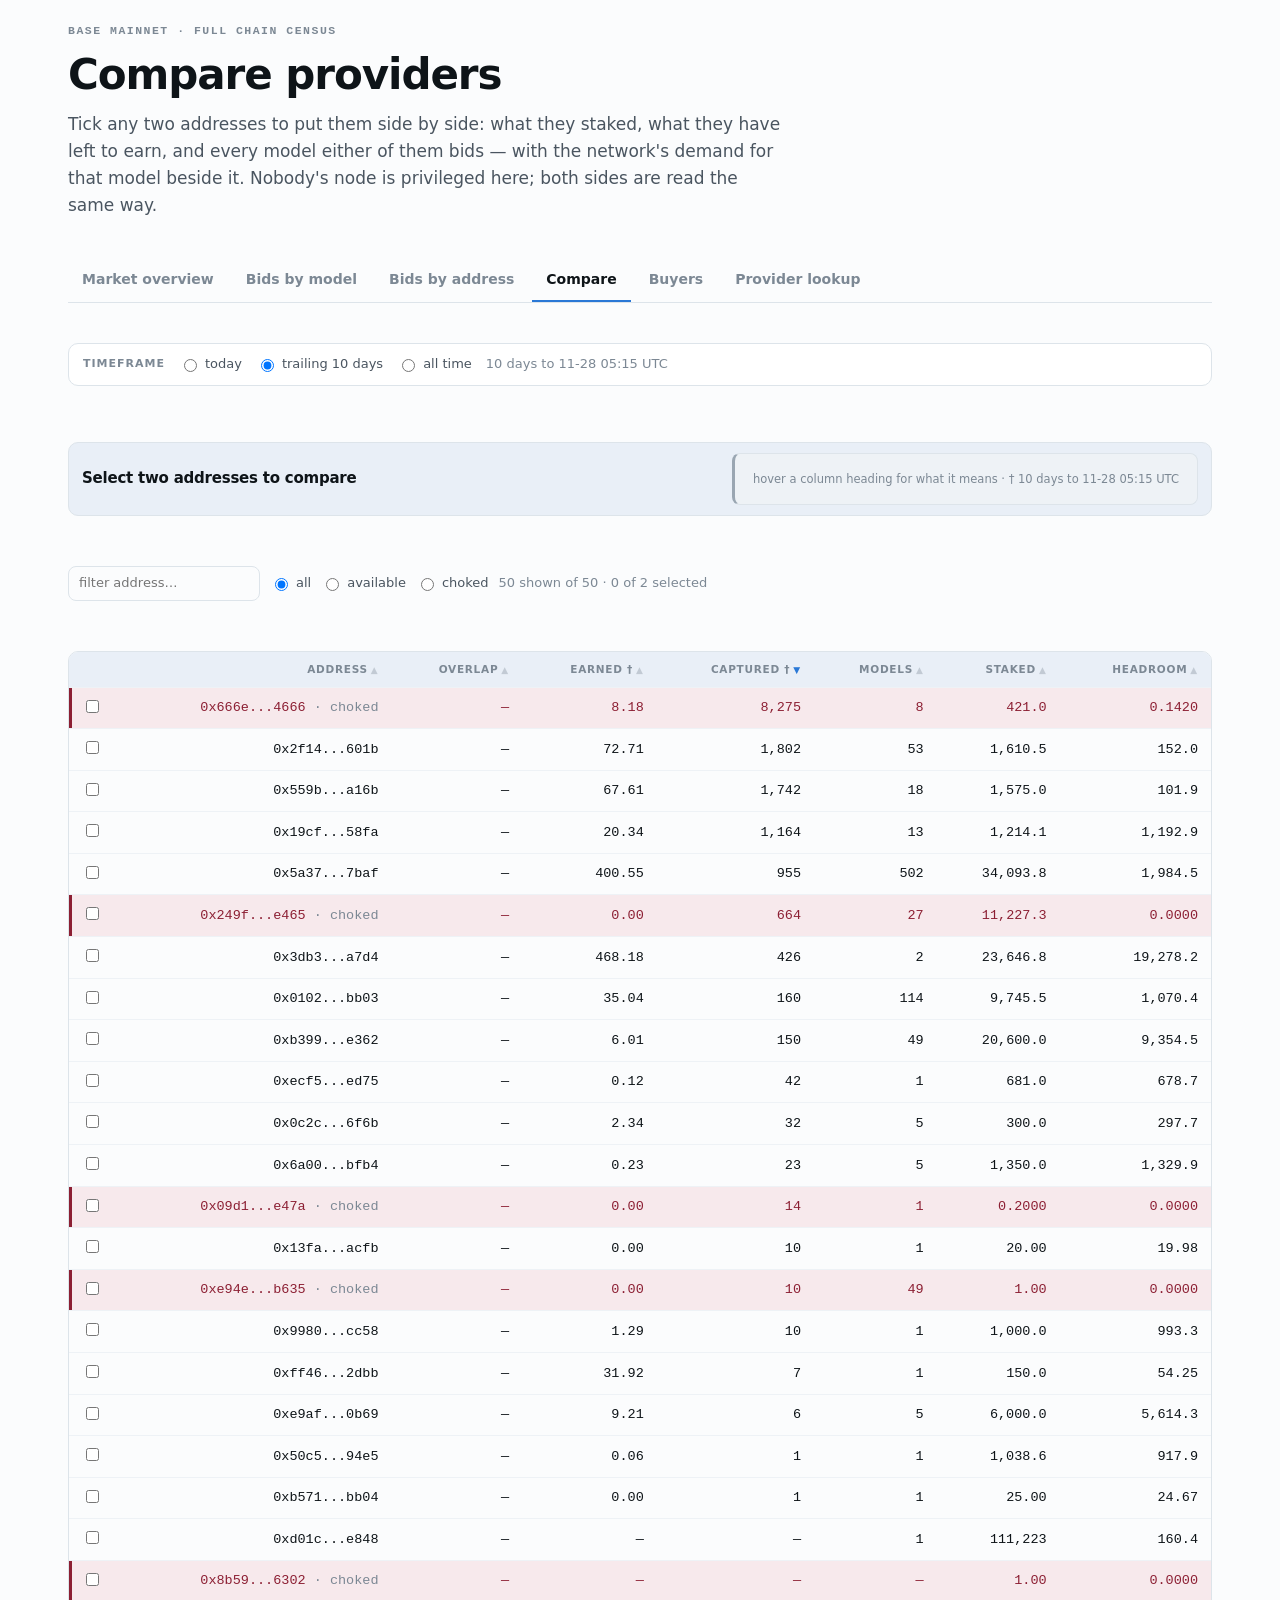
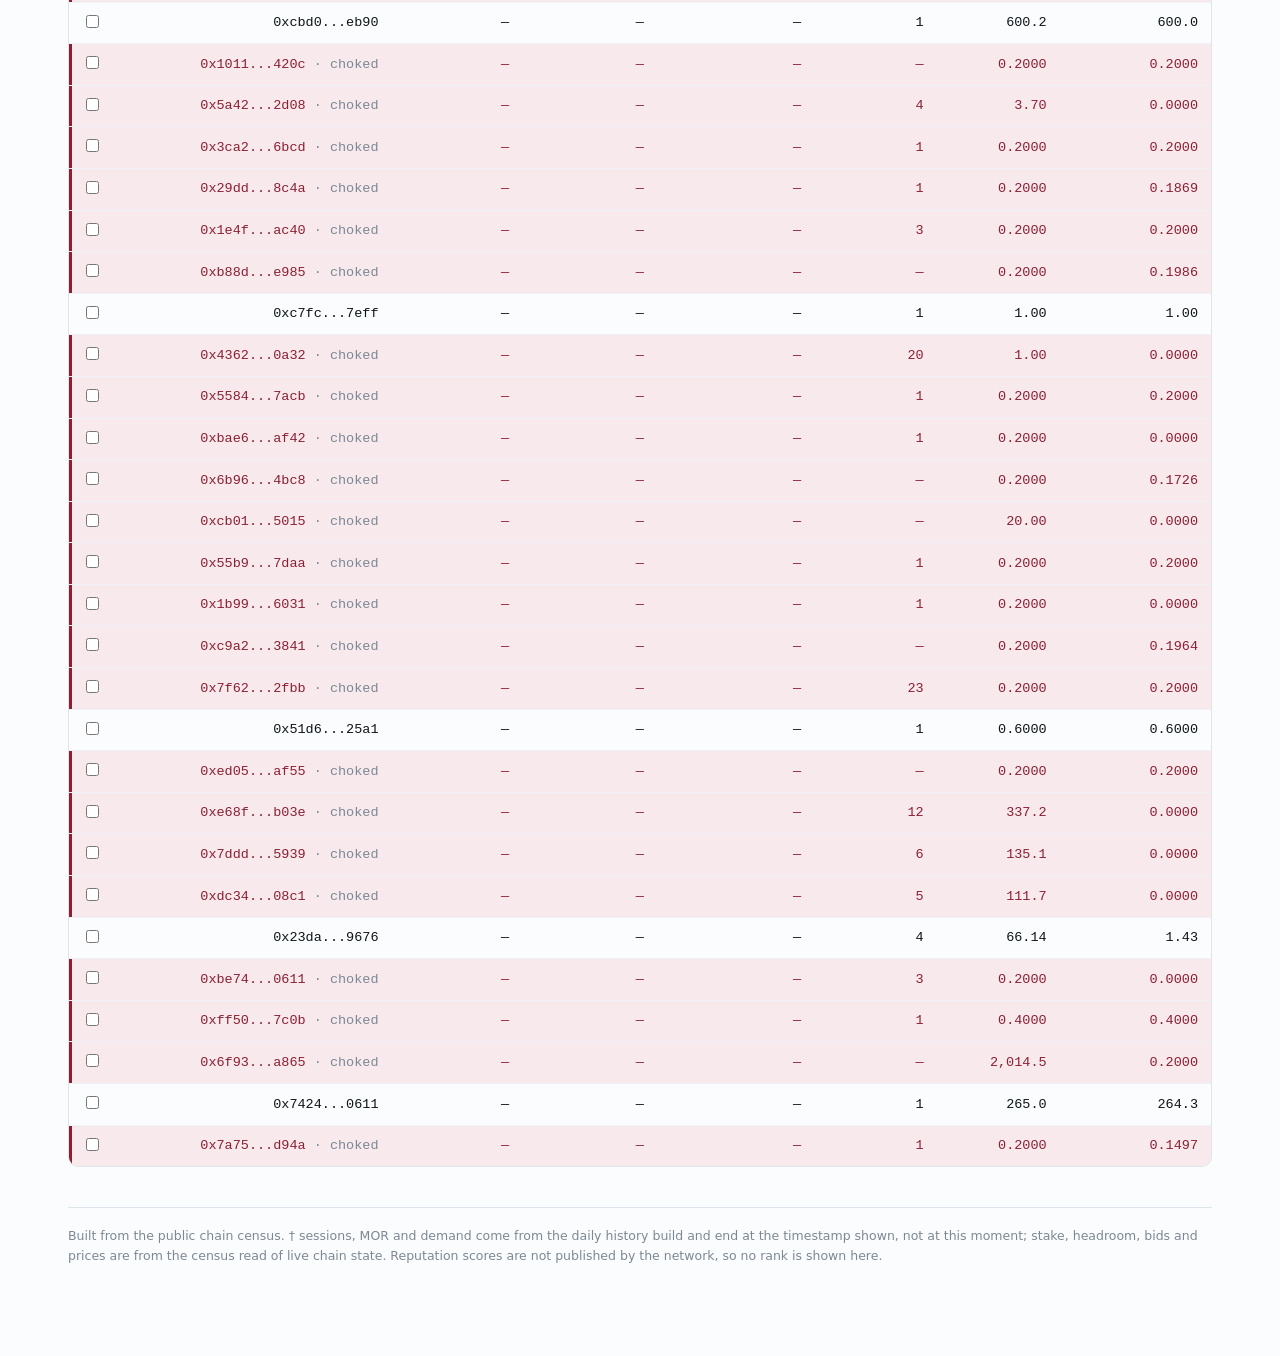
<file: compare.html>
<!doctype html>
<meta charset="utf-8">
<meta name="viewport" content="width=device-width,initial-scale=1">
<title>Compare providers — Morpheus census</title>
<meta name="description" content="Pick any two Morpheus providers and compare them side by side: stake, headroom, earnings and every model either of them bids.">
<link rel="stylesheet" href="assets/pub.css?v=06a2460206dd">
<style>
  .cmp{display:grid;grid-template-columns:1fr 1fr;gap:14px;margin:16px 0}
  .side{background:var(--bg);border:1px solid var(--rule);border-radius:12px;padding:12px 13px}
  .side>h3{font-size:12px;font-weight:700;margin:0 0 9px;display:flex;
    justify-content:space-between;gap:8px;align-items:baseline;flex-wrap:wrap}
  .side>h3 .who{font-family:var(--mono,ui-monospace,monospace);font-size:11px;
    color:var(--ink-3);font-weight:400;overflow-wrap:anywhere}
  .side .kpis{display:grid;grid-template-columns:repeat(3,minmax(0,1fr));gap:11px;margin:0}
  @media (max-width:860px){ .cmp{grid-template-columns:1fr} }
  #cmpt th.split, #cmpt td.split{border-left:2px solid var(--rule-2)}
  #cmpt th.grp{text-align:center;font-size:9.5px;letter-spacing:.1em}
  #pickbox thead th{background:var(--c-hold-bg,#e9eff7)}
  .pickhead{background:var(--c-hold-bg,#e9eff7);border:1px solid var(--rule);
    border-radius:10px;padding:10px 13px;margin:16px 0 0;
    display:flex;justify-content:space-between;gap:10px;align-items:baseline;flex-wrap:wrap}
  .pickhead h2{margin:0;font-size:15px}
  .pickhead .note{font-size:11.5px;color:var(--ink-3)}
  td.pick{width:34px;text-align:center}
  tr.sel td{background:var(--accent-soft,rgba(120,160,220,.12));font-weight:650}
  .mut{color:var(--ink-3)}
</style>

<div class="wrap">
  <header>
    <div class="eyebrow">Base mainnet · full chain census</div>
    <h1>Compare providers</h1>
    <p class="standfirst">
      Tick any two addresses to put them side by side: what they staked, what
      they have left to earn, and every model either of them bids — with the
      network's demand for that model beside it. Nobody's node is privileged
      here; both sides are read the same way.
    </p>
  </header>

  <div id="navslot"></div>
  <div class="warnbox" id="err" style="display:none"></div>

  <div class="tfbar">
    <span class="lbl">Timeframe</span>
    <label class="chkl"><input type="radio" name="tf" value="d1"> today</label>
    <label class="chkl"><input type="radio" name="tf" value="d10" checked> trailing 10 days</label>
    <label class="chkl"><input type="radio" name="tf" value="all"> all time</label>
    <span class="selcount" id="tfnote"></span>
  </div>

  <div class="pickhead">
    <h2>Select two addresses to compare</h2>
    <span class="note" id="pnote">hover a column heading for what it means</span>
  </div>

  <div class="toolbar" id="ptools" style="margin:10px 0">
    <input type="search" id="q" placeholder="filter address…" aria-label="Filter addresses">
    <label class="chkl"><input type="radio" name="av" value="all" checked> all</label>
    <label class="chkl"><input type="radio" name="av" value="avail"> available</label>
    <label class="chkl"><input type="radio" name="av" value="choked"> choked</label>
    <span class="selcount" id="cnt"></span>
  </div>
  <div class="toolbar" id="popen" style="display:none;margin:10px 0">
    <button id="openlist" type="button">Open list</button>
    <button id="clearsel" type="button">Clear</button>
    <span class="selcount" id="opencnt"></span>
  </div>

  <div class="tablewrap" id="pickbox">
    <table class="sortable" id="t">
      <thead><tr>
        <th></th>
        <th data-k="a" data-tip="Provider wallet address on Base. Tick two to compare them.">Address<span class="ar">▲</span></th>
        <th data-k="shared" data-tip="How many models this provider bids that the other ticked provider also bids. Needs two selections.">Overlap<span class="ar">▲</span></th>
        <th data-k="mor" data-tip="MOR this provider earned in the selected timeframe, gross, across every model. From the daily history build, not live chain.">Earned †<span class="ar">▲</span></th>
        <th data-k="sess" data-tip="Sessions this provider captured in the selected timeframe, across every model. From the daily history build, not live chain.">Captured †<span class="ar">▲</span></th>
        <th data-k="models" data-tip="Distinct models they hold at least one live bid on. Every provider posts one bid per model, so a separate bid count would repeat this.">Models<span class="ar">▲</span></th>
        <th data-k="stake" data-tip="MOR staked with the diamond right now. Stake caps what a provider can earn in a period.">Staked<span class="ar">▲</span></th>
        <th data-k="head" data-tip="Stake minus what they have already earned this period — MOR they can still be paid. At or below 0.5 MOR they cannot be paid at all.">Headroom<span class="ar">▲</span></th>
      </tr></thead>
      <tbody id="tb"><tr><td colspan="8">loading…</td></tr></tbody>
    </table>
  </div>

  <div id="cmpwrap" style="display:none">
    <div class="cmp" id="cmpcards"></div>
    <div class="pickhead" style="background:transparent;border:none;padding:0;margin:18px 0 8px">
      <h2 id="ctitle">Models either of them bids</h2>
      <span class="note" id="cnote"></span>
    </div>
    <div class="toolbar" style="margin-bottom:10px">
      <label class="chkl"><input type="radio" name="ov" value="all" checked> all</label>
      <label class="chkl"><input type="radio" name="ov" value="both"> overlapping</label>
      <label class="chkl"><input type="radio" name="ov" value="only"> non-overlapping</label>
      <span class="selcount" id="ovcnt"></span>
    </div>
    <div class="tablewrap">
      <table class="sortable" id="cmpt">
        <thead>
          <tr><th colspan="2"></th>
              <th class="grp split" colspan="3" id="ha">A</th>
              <th class="grp split" colspan="3" id="hb">B</th></tr>
          <tr>
            <th data-k="name">Model<span class="ar">▲</span></th>
            <th data-k="demand" data-tip="Sessions the whole network served on this model in the selected timeframe, every provider included — the size of the prize, not what either of these two took.">Demand †<span class="ar">▲</span></th>
            <th data-k="aPrice" class="split" data-tip="Their live bid on this model, MOR per day.">Bid<span class="ar">▲</span></th>
            <th data-k="aSess" data-tip="Sessions they captured on this model in the timeframe.">Captured †<span class="ar">▲</span></th>
            <th data-k="aMor" data-tip="MOR they earned on this model in the timeframe.">Earned †<span class="ar">▲</span></th>
            <th data-k="bPrice" class="split" data-tip="Their live bid on this model, MOR per day.">Bid<span class="ar">▲</span></th>
            <th data-k="bSess" data-tip="Sessions they captured on this model in the timeframe.">Captured †<span class="ar">▲</span></th>
            <th data-k="bMor" data-tip="MOR they earned on this model in the timeframe.">Earned †<span class="ar">▲</span></th>
          </tr>
        </thead><tbody id="cmptb"></tbody>
      </table>
    </div>
  </div>

  <footer class="foot">
    Built from the public chain census. † sessions, MOR and demand come from the
    daily history build and end at the timestamp shown, not at this moment;
    stake, headroom, bids and prices are from the census read of live chain state.
    Reputation scores are not published by the network, so no rank is shown here.
  </footer>
</div>

<script type="module">
import {CHOKE,fmt,int,mor,price,pct,short,day,nav,kpi,census,sortable,wireTip,esc}
  from "./assets/pub.js?v=d764749421a2";
document.getElementById("navslot").innerHTML = nav("compare.html");
wireTip(document.body);

let C=null, PF=null, TF="d10", SEL=[], LISTOPEN=true, PROWS=[], PSORT=null, CROWS=[], CSORT=null;

try{ C  = await census(); }catch(e){}
try{ PF = await (await fetch("providers-models.json?cb="+Date.now())).json(); }catch(e){}
if(!C){ const e=document.getElementById("err");
        e.style.display="block"; e.textContent="census-full.json not available"; }
else {

const win = () => PF?.windows?.[TF] ?? null;
const asOf = () => PF?.asOfTime ?? null;
const utcHM = t => new Date(t*1000).toISOString().slice(11,16)+" UTC";
const utcDate = t => new Date(t*1000).toISOString().slice(5,10);
/* The history build runs daily, so between midnight and that run the "today"
   window has no rows at all. Showing zeros there would read as "nobody sold
   anything today"; the page says the window is empty instead. */
const staleToday = () => TF==="d1" && (asOf() ?? 0) < Math.floor(Date.now()/1000/86400)*86400;
function span(){
  const a=asOf(); if(a==null) return "history feed unavailable";
  if(TF==="d1")  return staleToday()
      ? "no rows for today yet — history last built "+utcDate(a)+" "+utcHM(a)
      : "today, to "+utcHM(a);
  if(TF==="d10") return (PF?.windowDays??10)+" days to "+utcDate(a)+" "+utcHM(a);
  return "all time to "+utcDate(a)+" "+utcHM(a);
}

const pdet = Object.entries(C.pdetail).map(([a,p])=>({a,...p})).filter(p=>!p.deleted);
const modelsById = new Map((C.models||[]).map(m=>[m.id,m]));
/* which models an address bids, from the census bid book: pv is every bidder
   on that model with their price */
const bidsOf = addr => {
  const out=new Map(); const a=addr.toLowerCase();
  (C.models||[]).forEach(m=>{
    const hit=(m.pv||[]).find(x=>String(x[0]).toLowerCase()===a);
    if(hit) out.set(m.id, hit[1]);
  });
  return out;
};
const bidCache=new Map();
const bids = a => { const k=a.toLowerCase();
  if(!bidCache.has(k)) bidCache.set(k,bidsOf(k)); return bidCache.get(k); };
const provWin = a => { const p=win()?.providers?.[a.toLowerCase()];
  return {sess:p?.n ?? null, mor:p?.mor ?? null}; };
const demandOf = m => !m ? null
  : (TF==="d1" ? (m.s1??0) : TF==="d10" ? (m.s10??0) : (m.sAll??0));

/* ---------- picker ---------- */
function drawPicker(){
  const q=(document.getElementById("q").value||"").toLowerCase().trim();
  const av=document.querySelector('input[name=av]:checked')?.value || "all";
  const collapsed = SEL.length===2 && !LISTOPEN;
  const other = a => SEL.length===2 ? SEL.find(x=>x!==a) : null;
  const rows = pdet
    .filter(p=> av==="all" ? true
              : av==="choked" ? (p.head||0)<=CHOKE : (p.head||0)>CHOKE)
    .filter(p=> !q || p.a.toLowerCase().includes(q))
    .filter(p=> !collapsed || SEL.includes(p.a))
    .map(p=>{
      const w=provWin(p.a);
      let shared=null;
      if(SEL.length===2 && SEL.includes(p.a)){
        const mine=bids(p.a), th=bids(other(p.a));
        shared=[...mine.keys()].filter(k=>th.has(k)).length;
      }
      return {a:p.a, shared,
              mor: staleToday()? null : w.mor, sess: staleToday()? null : w.sess,
              models:p.models||0, stake:p.stake||0, head:p.head||0,
              choked:(p.head||0)<=CHOKE};
    });

  PROWS.splice(0,PROWS.length,...rows);
  const tb=document.getElementById("tb");
  const draw=()=>{ tb.innerHTML = PROWS.map(r=>`
    <tr class="${SEL.includes(r.a)?"sel ":""}${r.choked?"choked":""}">
      <td class="pick"><input type="checkbox" data-a="${esc(r.a)}"
        ${SEL.includes(r.a)?"checked":""}
        ${(SEL.length>=2 && !SEL.includes(r.a))?"disabled":""}></td>
      <td class="num">${short(r.a)}${r.choked?' <span class="mut">· choked</span>':""}</td>
      <td class="num">${r.shared!=null? int(r.shared):"—"}</td>
      <td class="num">${r.mor!=null? fmt(r.mor,2):"—"}</td>
      <td class="num">${r.sess!=null? int(r.sess):"—"}</td>
      <td class="num">${r.models||"—"}</td>
      <td class="num">${mor(r.stake)}</td>
      <td class="num">${mor(r.head)}</td></tr>`).join(""); };
  if(!PSORT) PSORT=sortable(document.getElementById("t"), PROWS, draw, "sess", -1);
  else PSORT.resort();

  document.getElementById("ptools").style.display = collapsed ? "none" : "";
  document.getElementById("popen").style.display  = collapsed ? "" : "none";
  document.getElementById("cnt").textContent =
    `${rows.length} shown of ${pdet.length} · ${SEL.length} of 2 selected`;
  document.getElementById("opencnt").textContent =
    `comparing 2 of ${pdet.length} addresses — open the list to change one`;
  document.getElementById("pnote").textContent =
    (collapsed? "list collapsed so the comparison stays in view · " : "")
    + `hover a column heading for what it means · † ${span()}`;
}

/* ---------- comparison ---------- */
function drawCompare(){
  const wrap=document.getElementById("cmpwrap");
  if(SEL.length!==2){ wrap.style.display="none"; return; }
  wrap.style.display="";
  const [A,B]=SEL, w=win();
  const bmA=w?.byModel?.[A.toLowerCase()]||{}, bmB=w?.byModel?.[B.toLowerCase()]||{};
  const pa=bids(A), pb=bids(B);
  const nameOf = mid => modelsById.get(mid)?.n || PF?.modelNames?.[mid] || mid.slice(0,10)+"…";

  const rows=[];
  new Set([...pa.keys(),...pb.keys()]).forEach(mid=>{
    const inA=pa.has(mid), inB=pb.has(mid);
    const a=bmA[mid]||{}, b=bmB[mid]||{};
    rows.push({model:mid, name:nameOf(mid),
      kind: inA&&inB ? "both" : (inA?"a":"b"),
      demand: staleToday()? null : demandOf(modelsById.get(mid)),
      aPrice: inA? pa.get(mid):null,
      aSess: staleToday()? null : (a.n ?? 0), aMor: staleToday()? null : (a.mor ?? 0),
      bPrice: inB? pb.get(mid):null,
      bSess: staleToday()? null : (b.n ?? 0), bMor: staleToday()? null : (b.mor ?? 0)});
  });
  const nBoth=rows.filter(r=>r.kind==="both").length;
  const nA=rows.filter(r=>r.kind==="a").length, nB=rows.filter(r=>r.kind==="b").length;
  const ov=document.querySelector('input[name=ov]:checked')?.value || "all";
  const shown=rows.filter(r=> ov==="all"?true : ov==="both"? r.kind==="both" : r.kind!=="both");

  CROWS.splice(0,CROWS.length,...shown);
  const tb=document.getElementById("cmptb");
  const draw=()=>{ tb.innerHTML = CROWS.map(r=>`<tr>
      <td>${esc(r.name)}${r.kind==="both"?"":
        ` <span class="mut">· only ${r.kind==="a"?"A":"B"}</span>`}</td>
      <td class="num">${r.demand? int(r.demand):"—"}</td>
      <td class="num split">${r.aPrice!=null? price(r.aPrice):"—"}</td>
      <td class="num">${r.aSess!=null? int(r.aSess):"—"}</td>
      <td class="num">${r.aMor!=null? fmt(r.aMor,4):"—"}</td>
      <td class="num split">${r.bPrice!=null? price(r.bPrice):"—"}</td>
      <td class="num">${r.bSess!=null? int(r.bSess):"—"}</td>
      <td class="num">${r.bMor!=null? fmt(r.bMor,4):"—"}</td></tr>`).join(""); };
  if(!CSORT) CSORT=sortable(document.getElementById("cmpt"), CROWS, draw, "demand", -1);
  else CSORT.resort();

  document.getElementById("ha").textContent = "A · "+short(A);
  document.getElementById("hb").textContent = "B · "+short(B);
  document.getElementById("ctitle").textContent =
    ov==="both" ? "Models they both bid"
    : ov==="only" ? "Models only one of them bids" : "Models either of them bids";
  document.getElementById("ovcnt").textContent =
    `${shown.length} of ${rows.length} · ${nBoth} overlapping, ${nA} only A, ${nB} only B`;
  document.getElementById("cnote").textContent = `† ${span()}`;

  const side=(tag,addr)=>{
    const d=pdet.find(p=>p.a===addr)||{};
    const s=staleToday()? null : provWin(addr).sess;
    const v=staleToday()? null : provWin(addr).mor;
    return `<div class="side"><h3><span>${tag}</span><span class="who">${esc(addr)}</span></h3>
      <div class="kpis">${[
        kpi("Start date", d.createdAt? day(d.createdAt):"—",
            d.createdAt? Math.round((Date.now()/1000-d.createdAt)/86400)+" days ago":"—","time"),
        kpi("Models", int(d.models||0), "distinct models bid","time"),
        kpi("Active bids", int(d.bids||0), "listings on offer","time"),
        kpi("MOR staked", mor(d.stake||0), "staked now","hold"),
        kpi("Headroom", mor(d.head||0),
            (d.head||0)<=CHOKE? "CHOKED — cannot be paid":"MOR still earnable",
            (d.head||0)<=CHOKE? "choke":"hold"),
        kpi("MOR earned", v==null?"—":fmt(v,2), span(),"earn"),
        kpi("MOR / session", s? fmt(v/s,4):"—", "over the window","earn"),
        kpi("Sessions", s==null?"—":int(s), span(),"sess"),
      ].join("")}</div></div>`;
  };
  document.getElementById("cmpcards").innerHTML = side("A",A)+side("B",B);
}

function drawAll(){ drawPicker(); drawCompare();
  document.getElementById("tfnote").textContent = span(); }

document.getElementById("tb").addEventListener("change", ev=>{
  const cb=ev.target.closest('input[type=checkbox][data-a]'); if(!cb) return;
  const a=cb.dataset.a;
  if(cb.checked){ if(SEL.length<2 && !SEL.includes(a)) SEL.push(a); }
  else SEL=SEL.filter(x=>x!==a);
  LISTOPEN = SEL.length!==2;      // the second tick collapses the list
  drawAll();
  if(SEL.length===2) document.getElementById("cmpwrap")
      .scrollIntoView({behavior:"smooth",block:"nearest"});
});
document.getElementById("openlist").addEventListener("click", ()=>{
  LISTOPEN=true; drawPicker();
  document.getElementById("t").scrollIntoView({behavior:"smooth",block:"nearest"}); });
document.getElementById("clearsel").addEventListener("click", ()=>{
  SEL=[]; LISTOPEN=true; drawAll(); });
document.getElementById("q").addEventListener("input", drawPicker);
document.querySelectorAll('input[name=av]').forEach(e=>e.addEventListener("change",drawPicker));
document.querySelectorAll('input[name=ov]').forEach(e=>e.addEventListener("change",drawCompare));
document.querySelectorAll('input[name=tf]').forEach(e=>
  e.addEventListener("change",()=>{ TF=e.value; drawAll(); }));

drawAll();
}
</script>
</file>
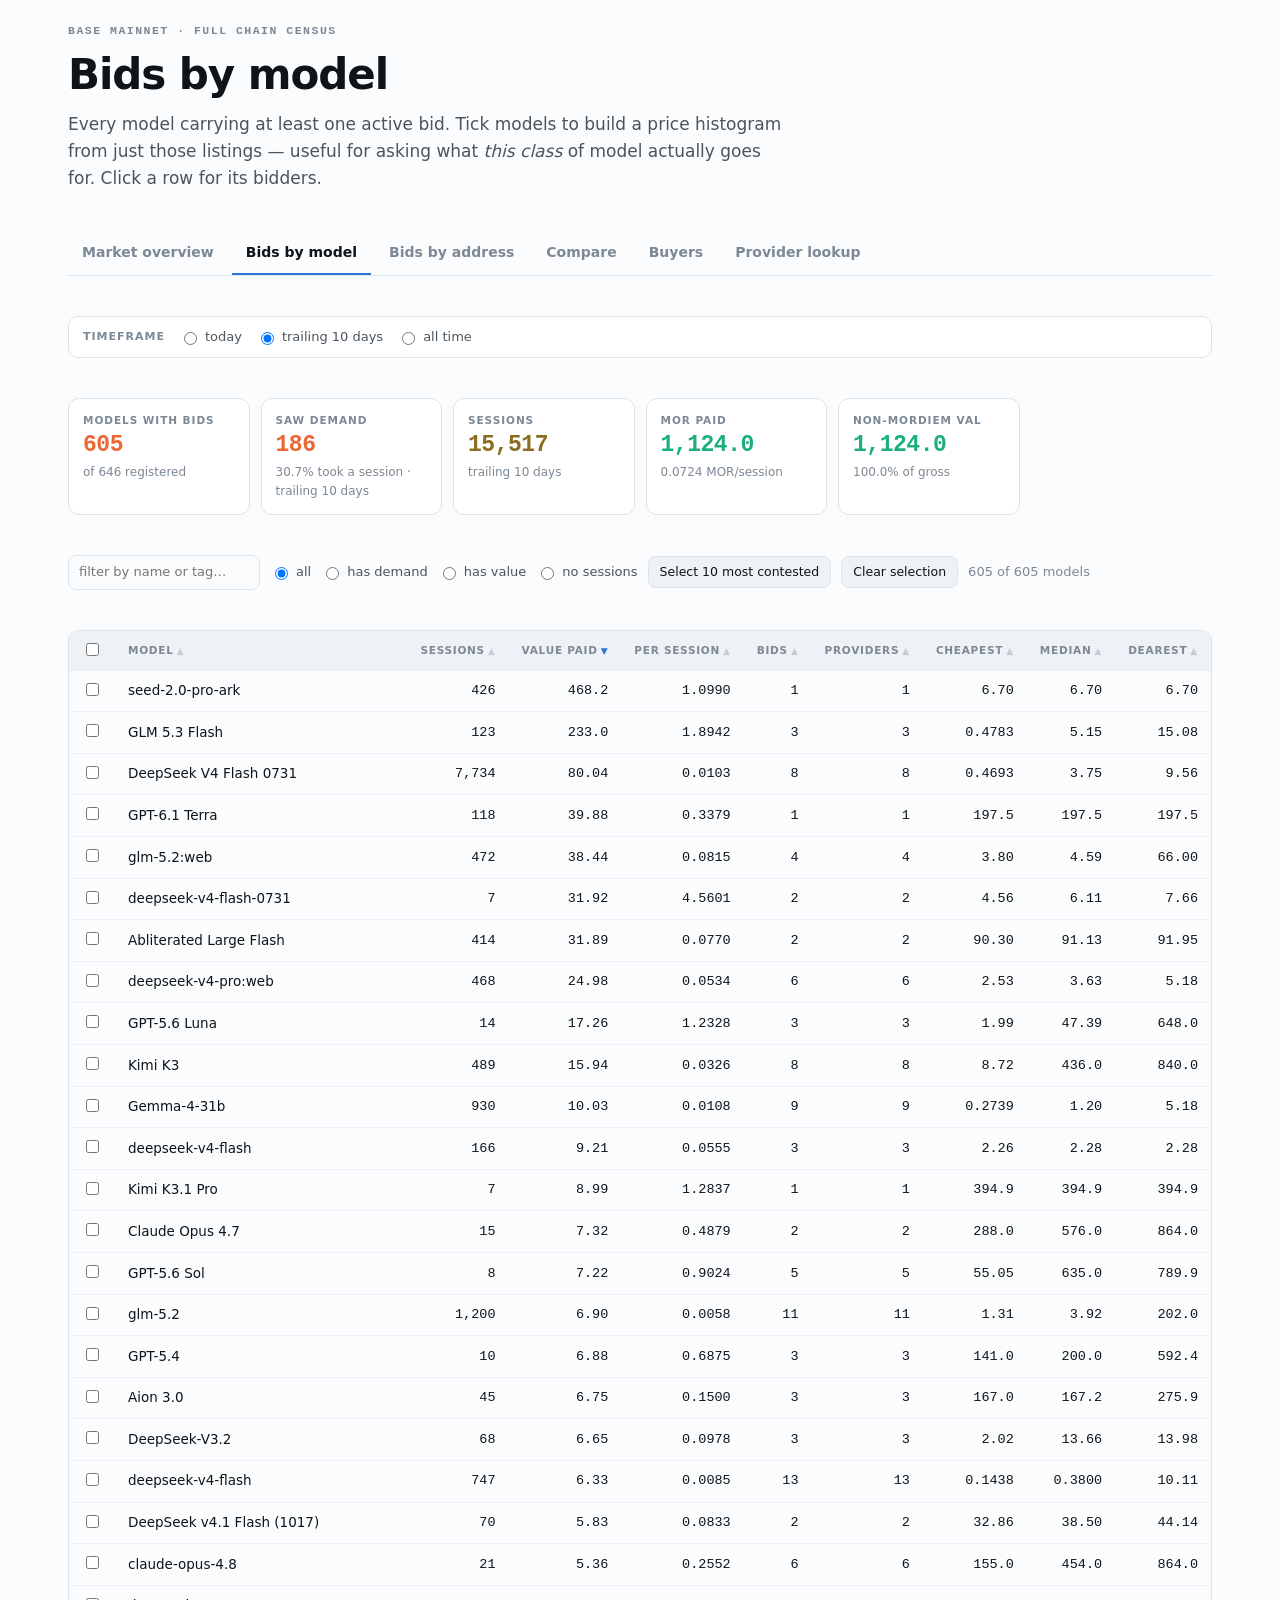
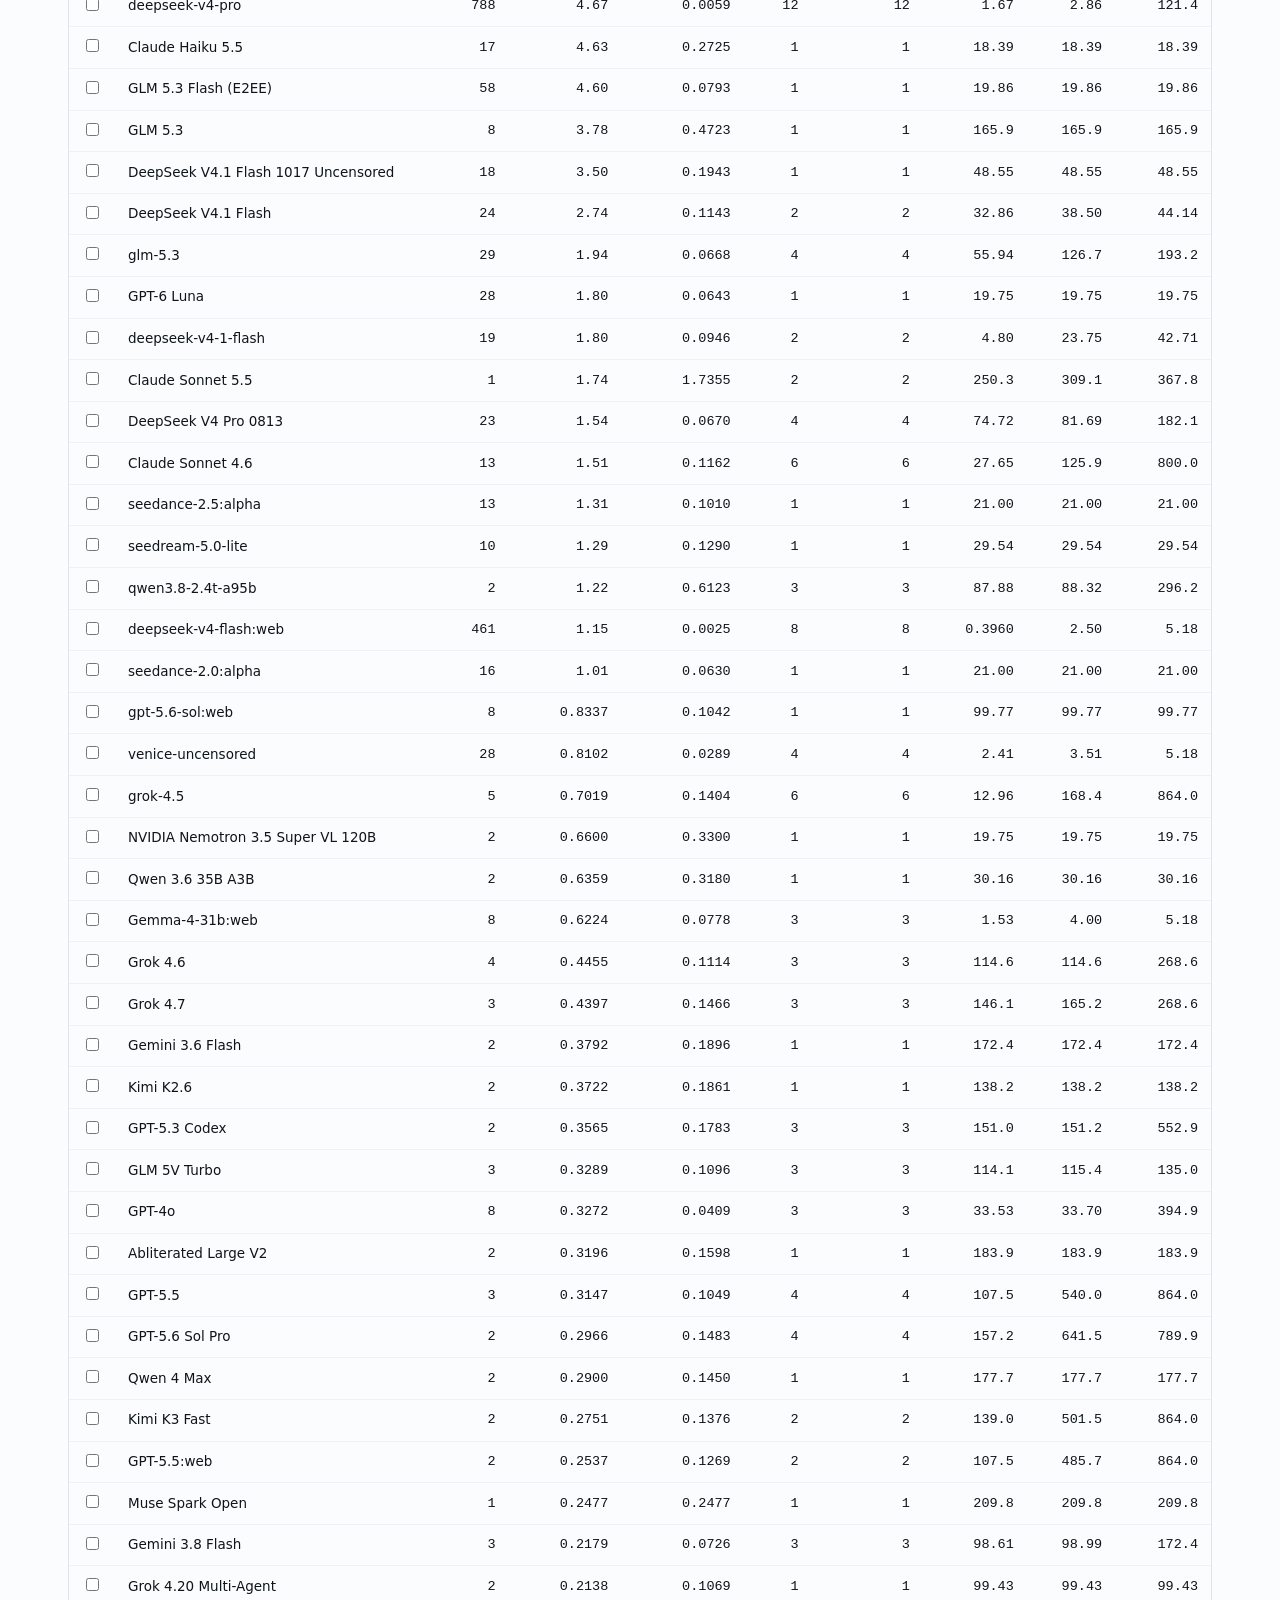
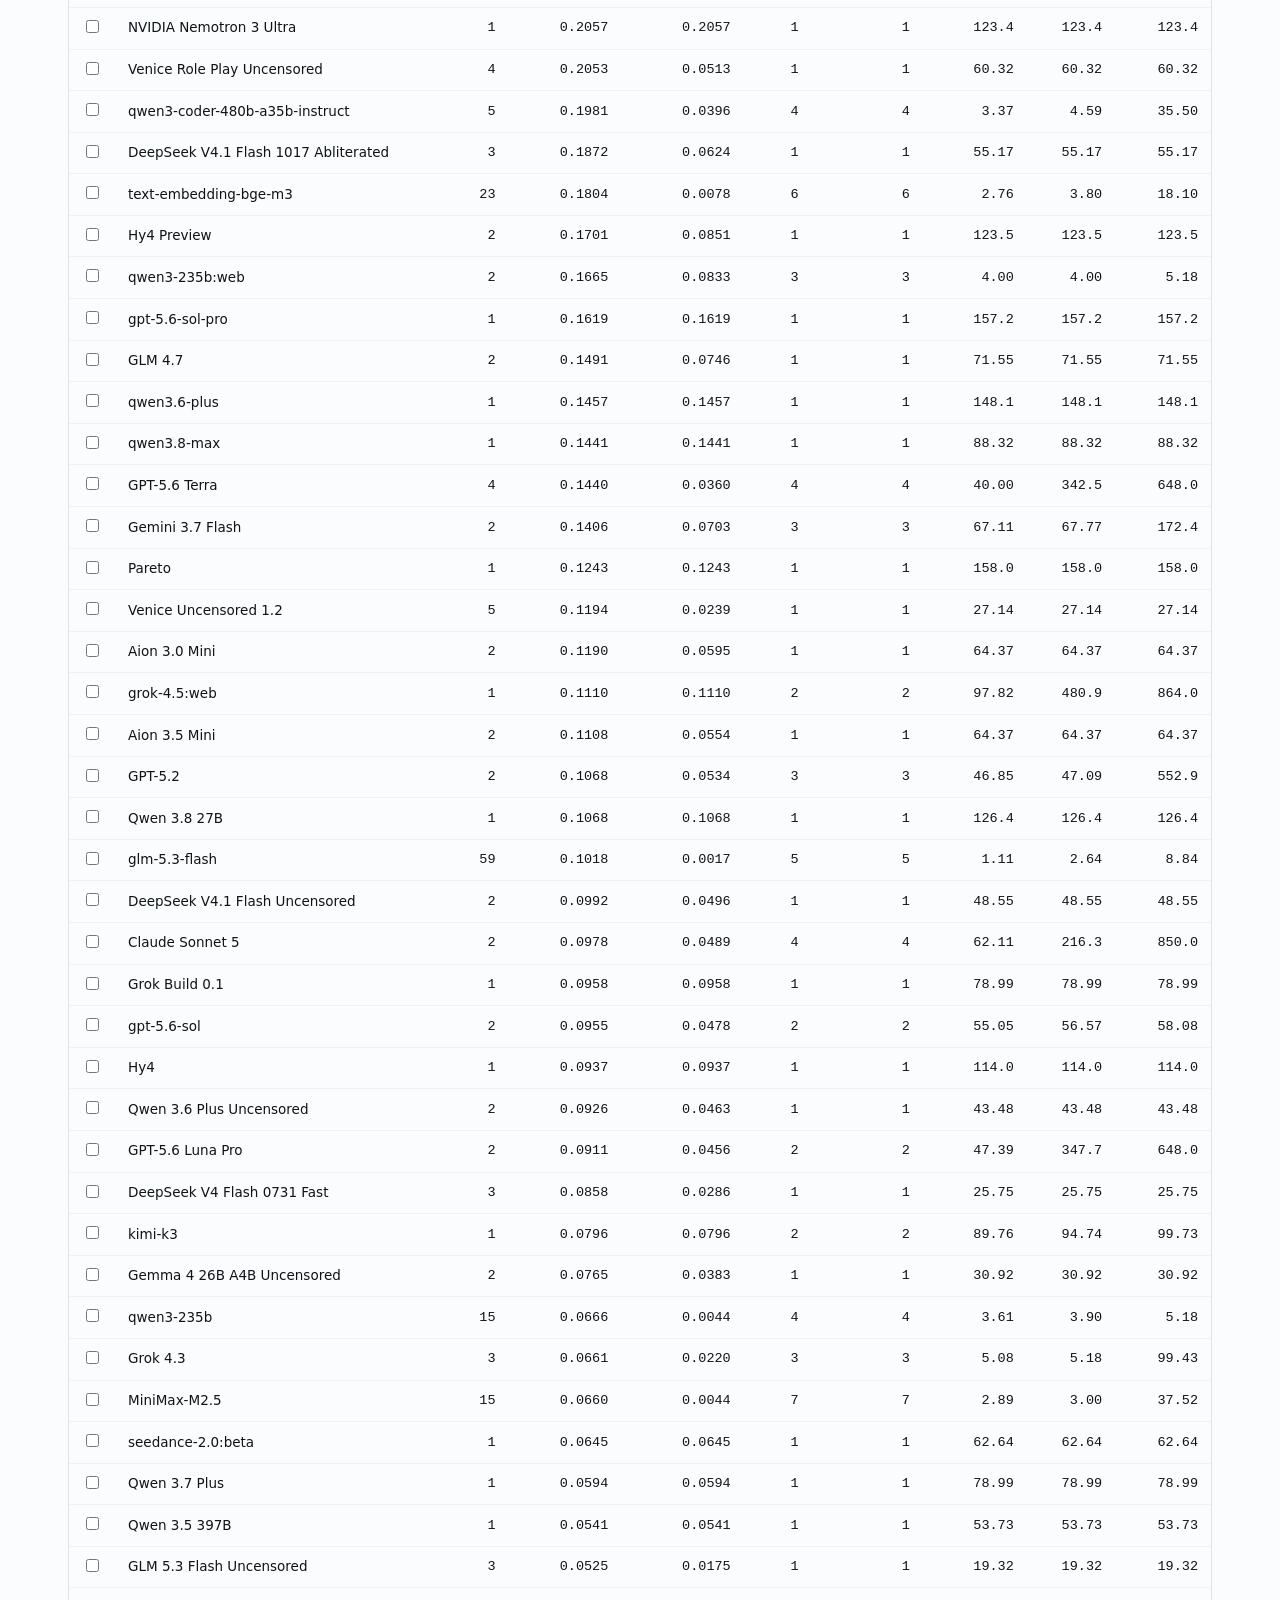
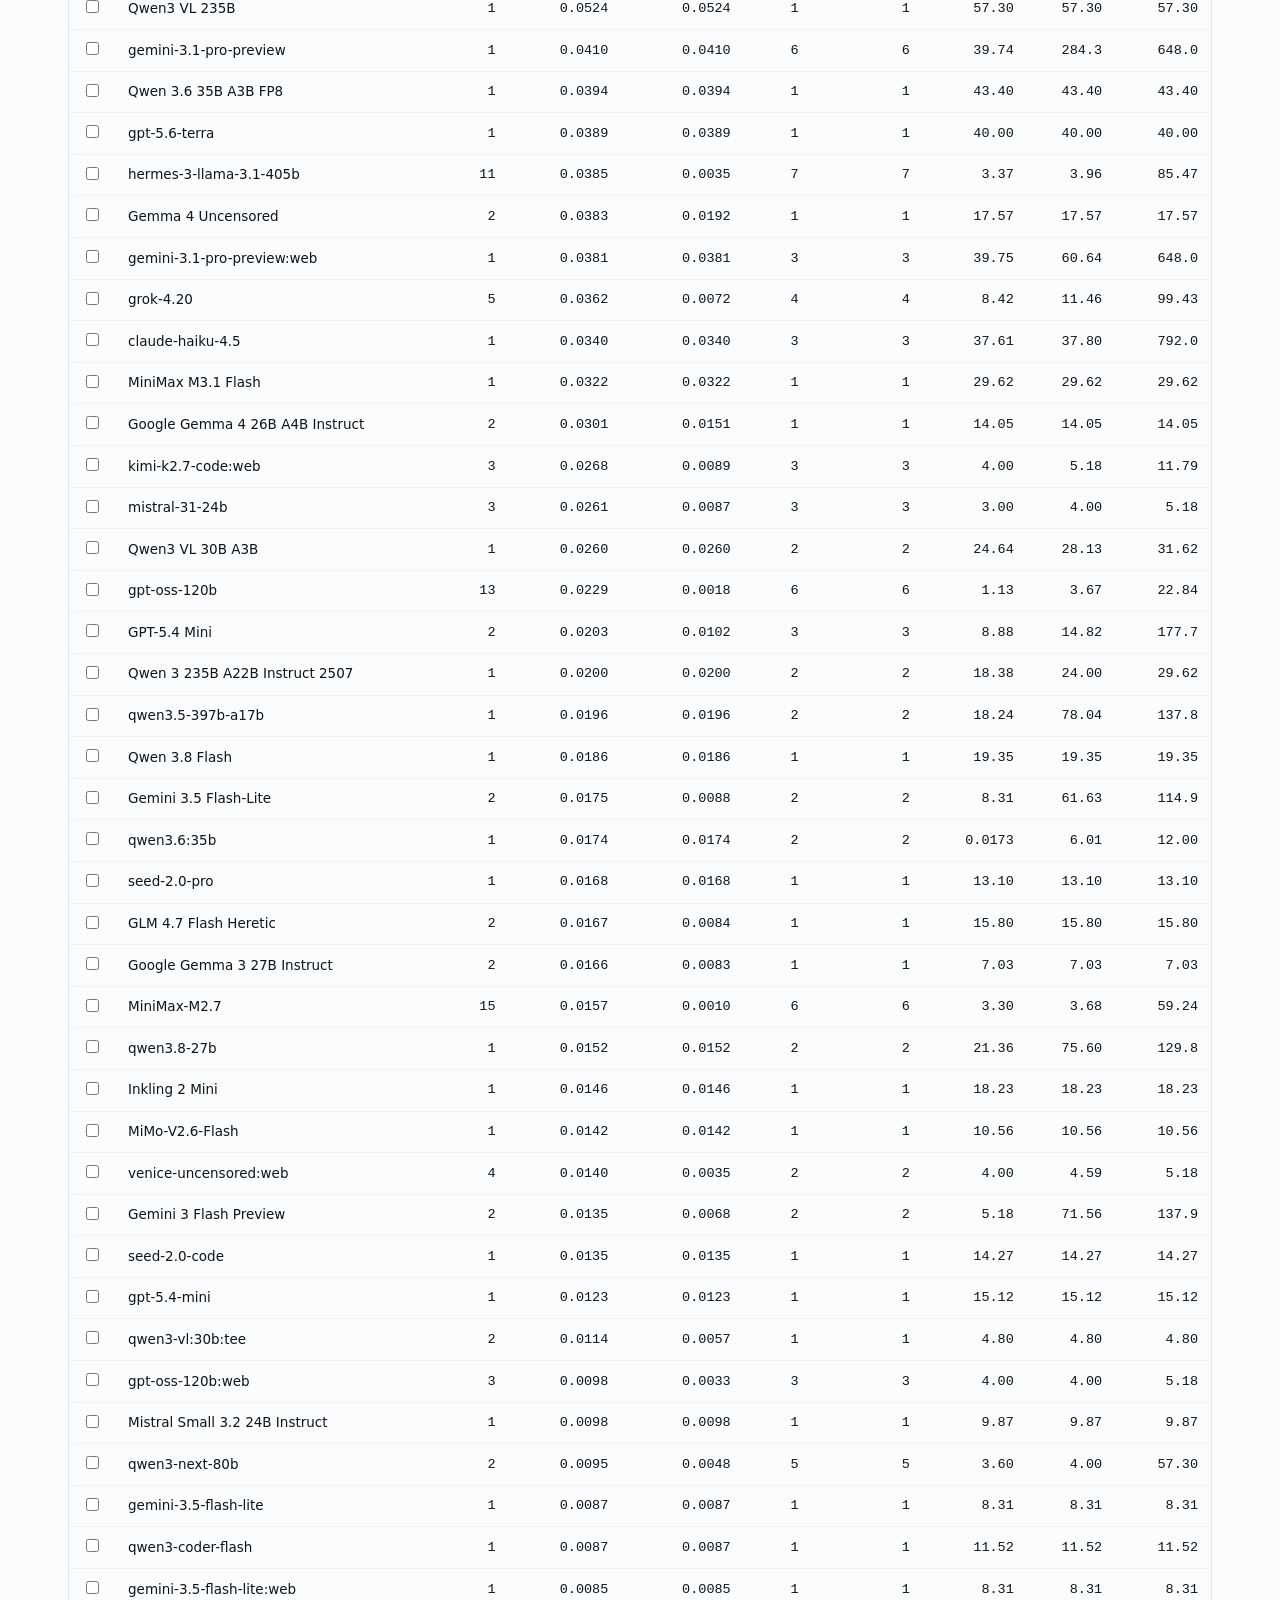
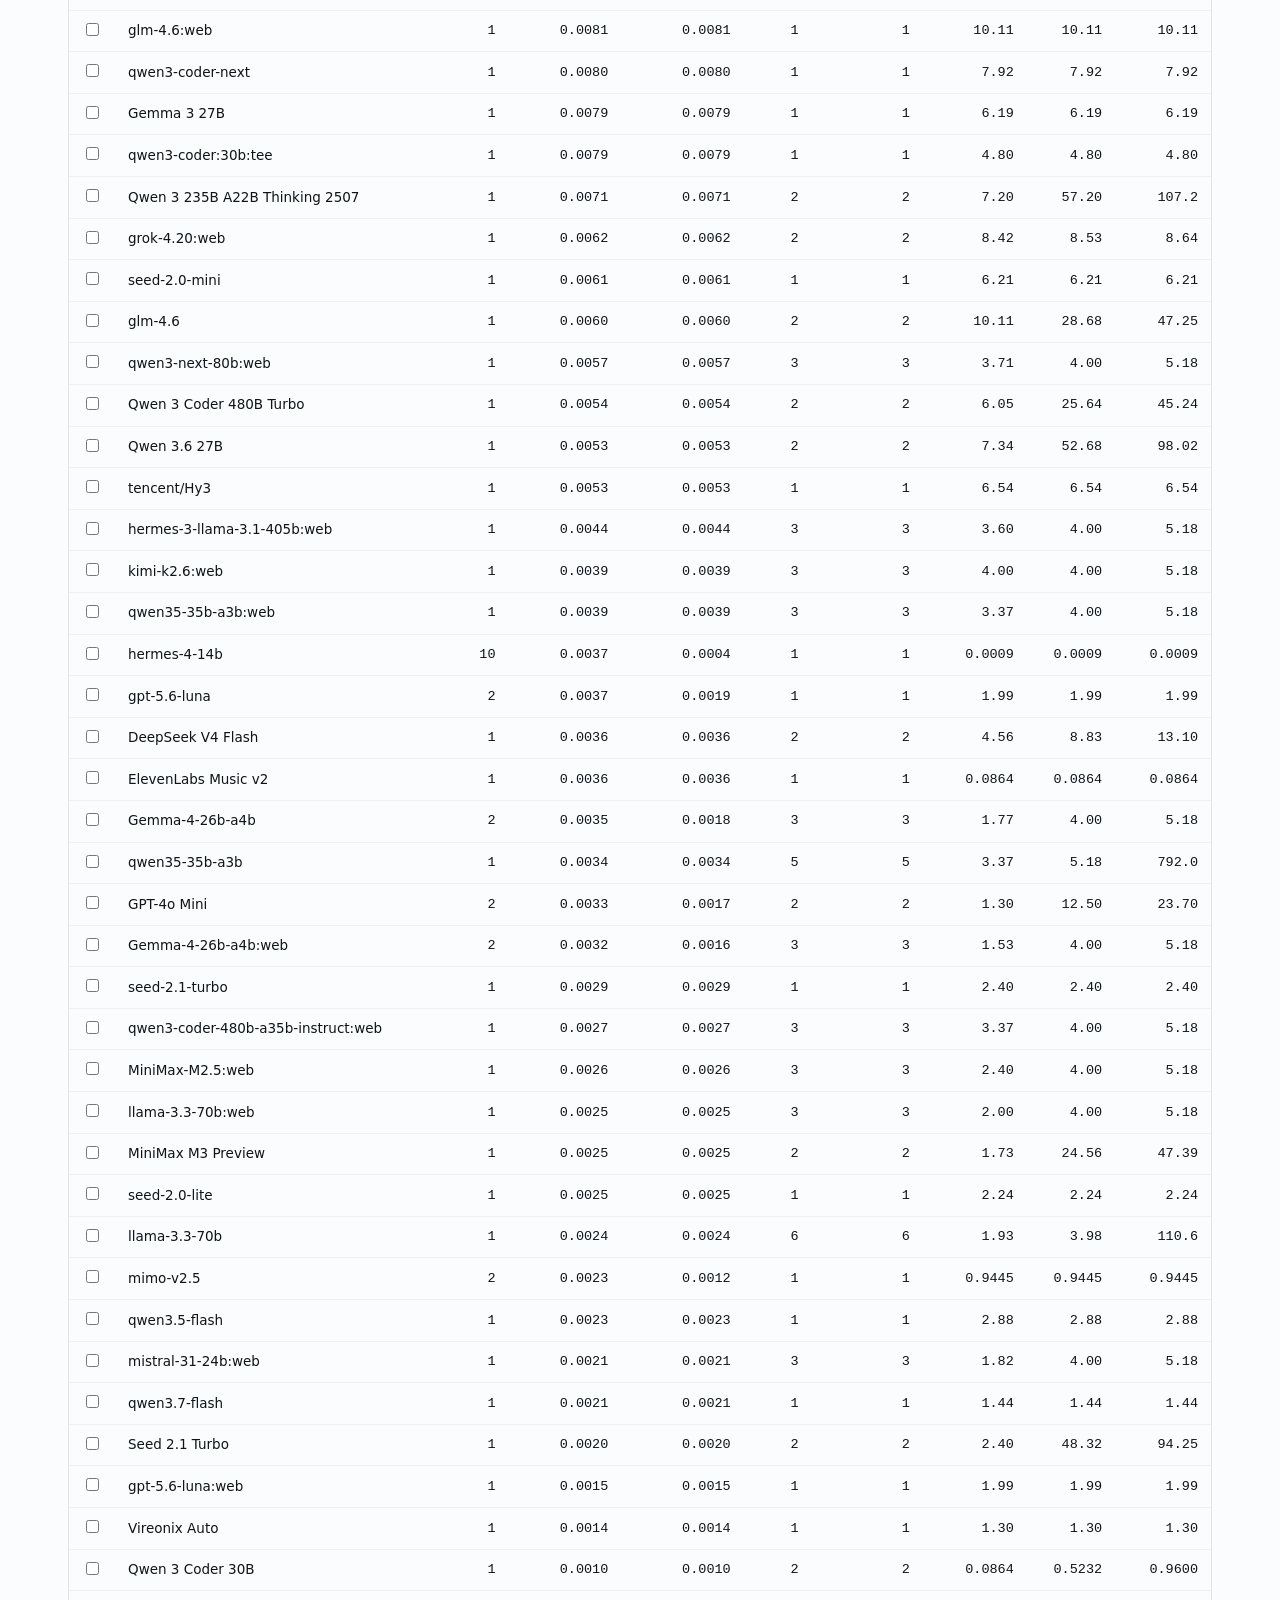
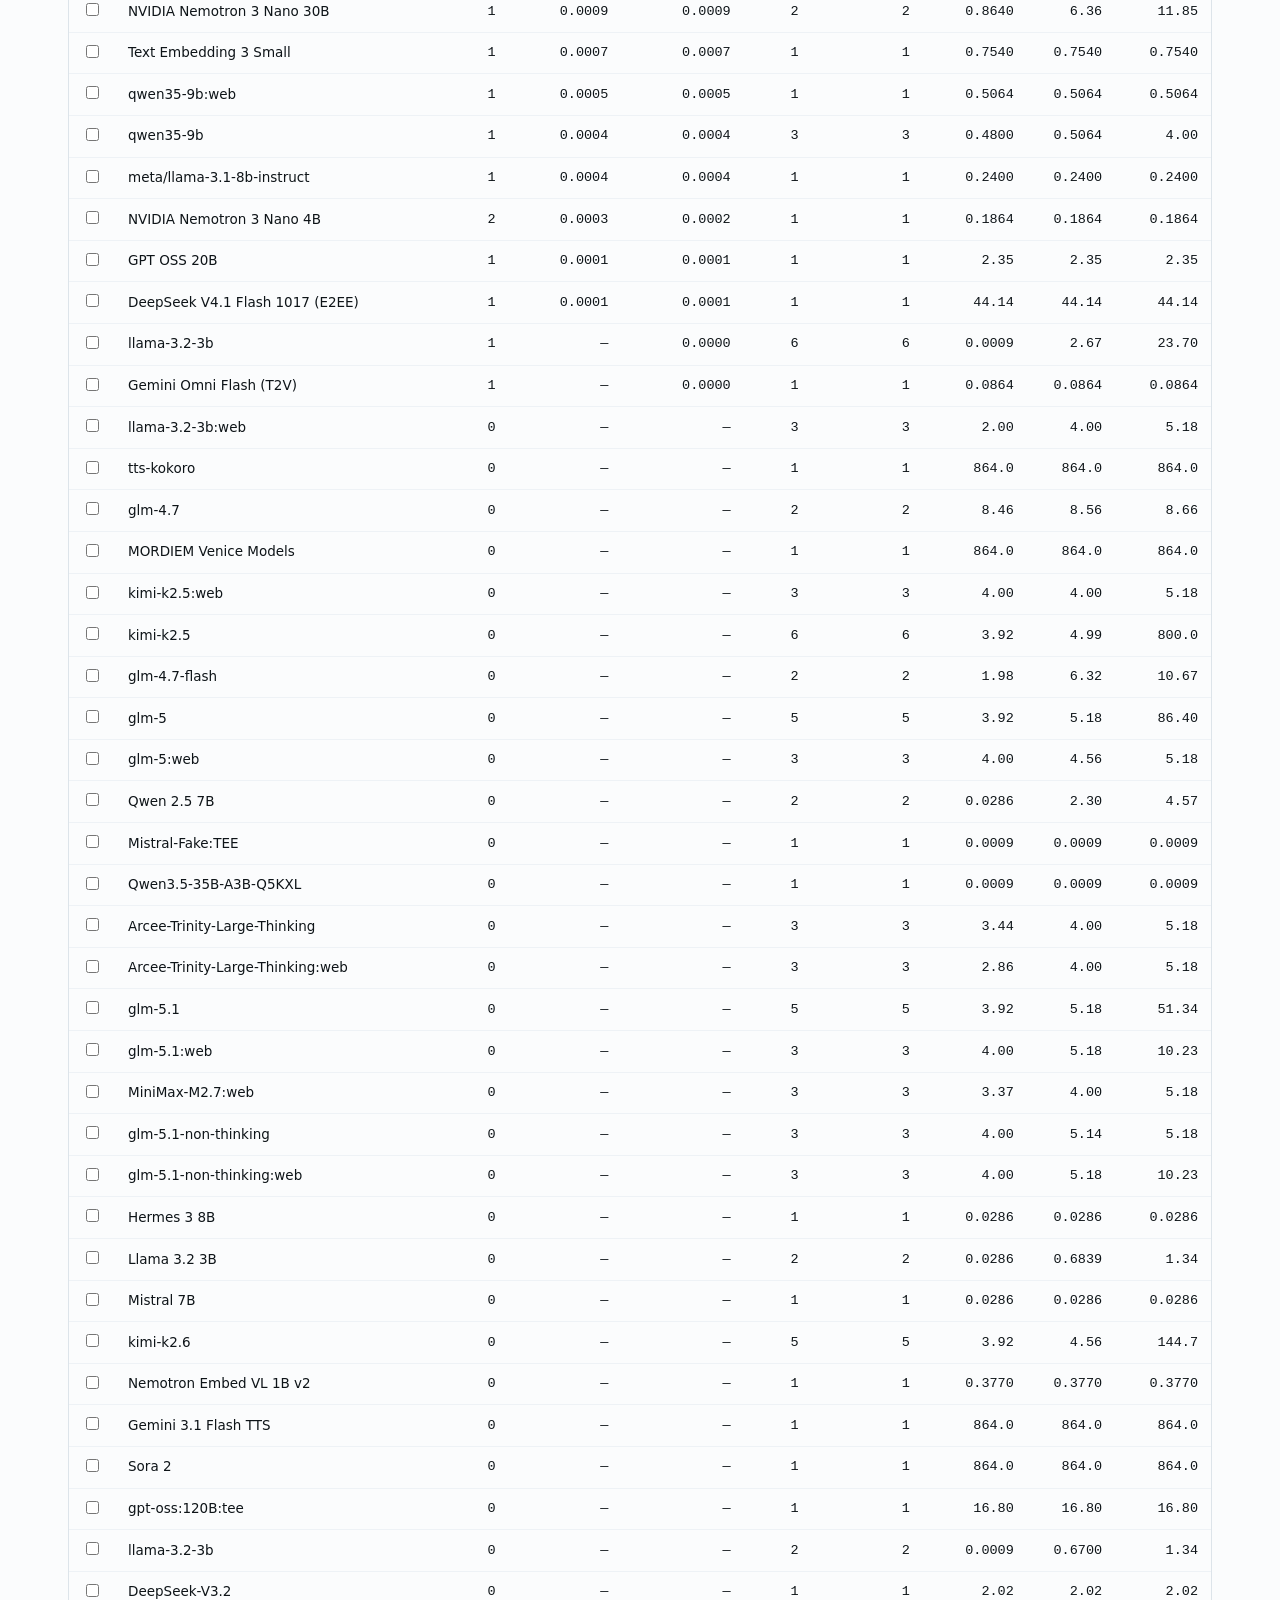
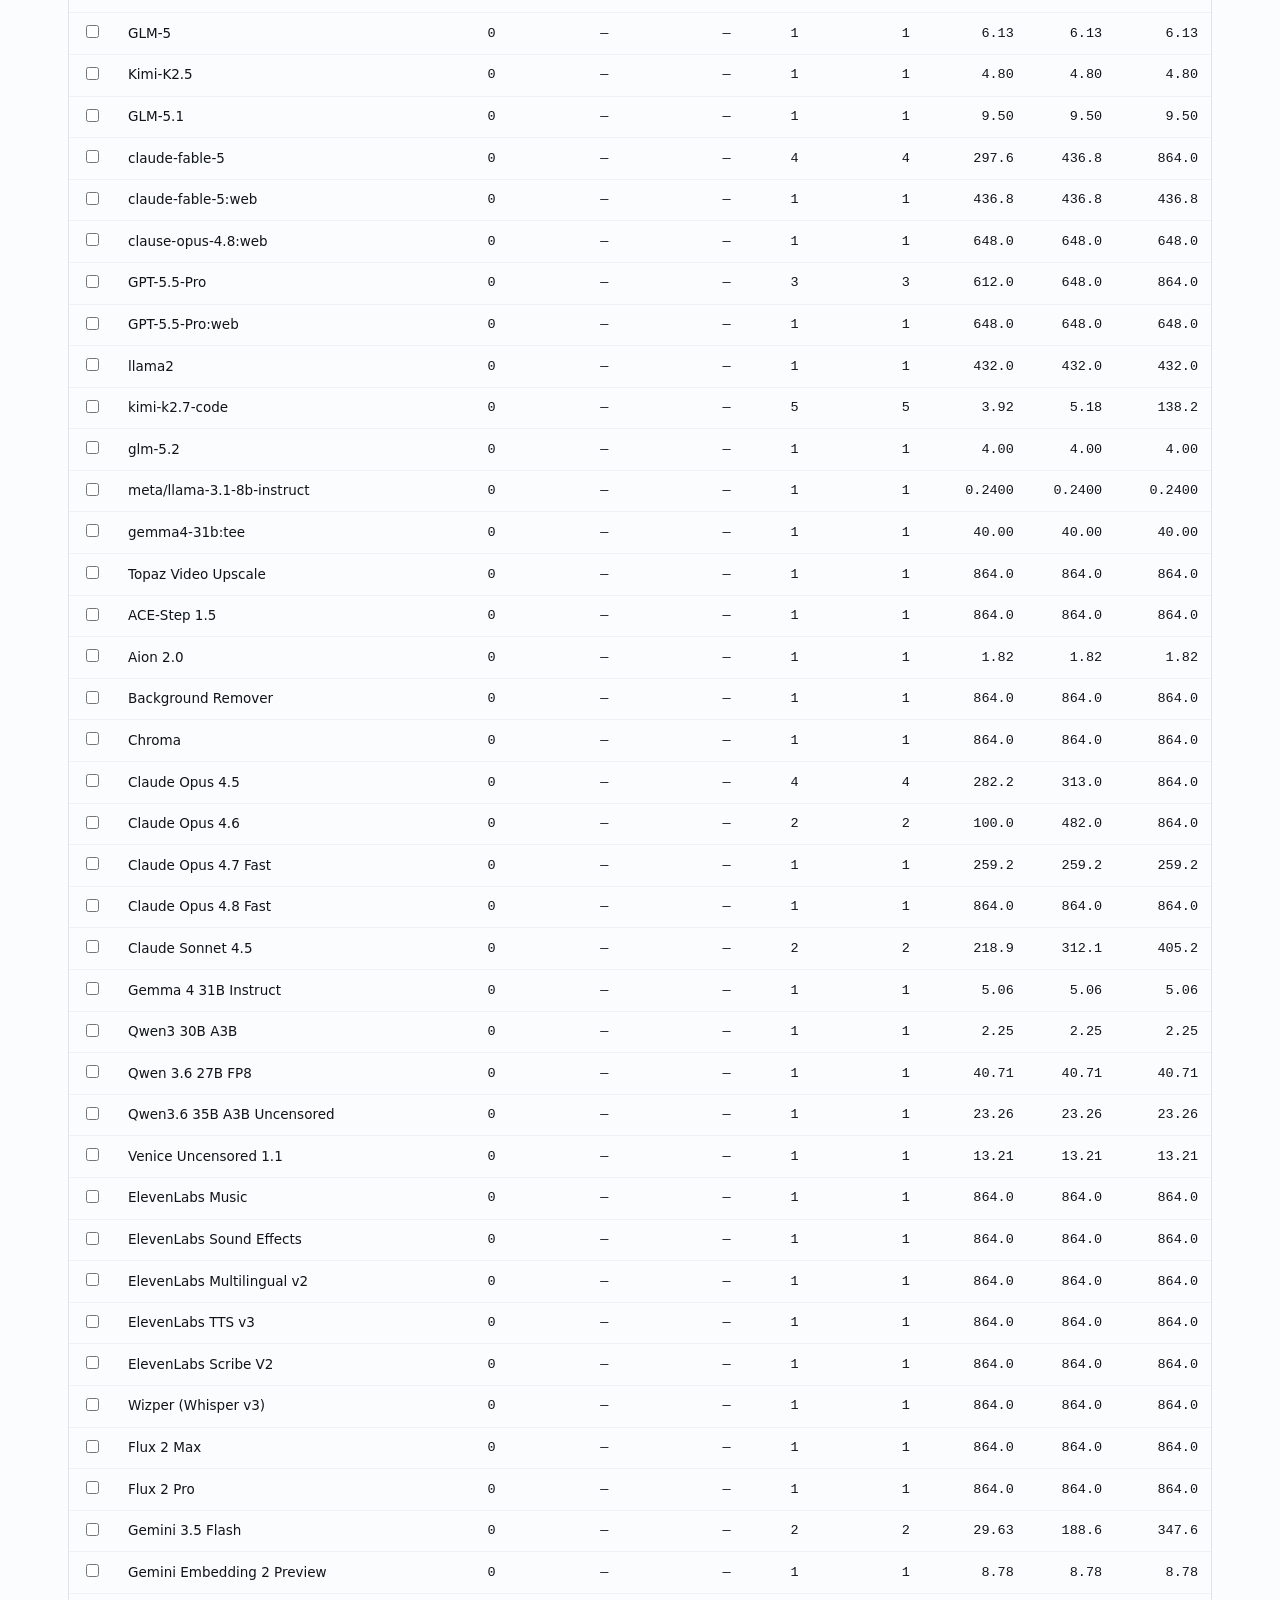
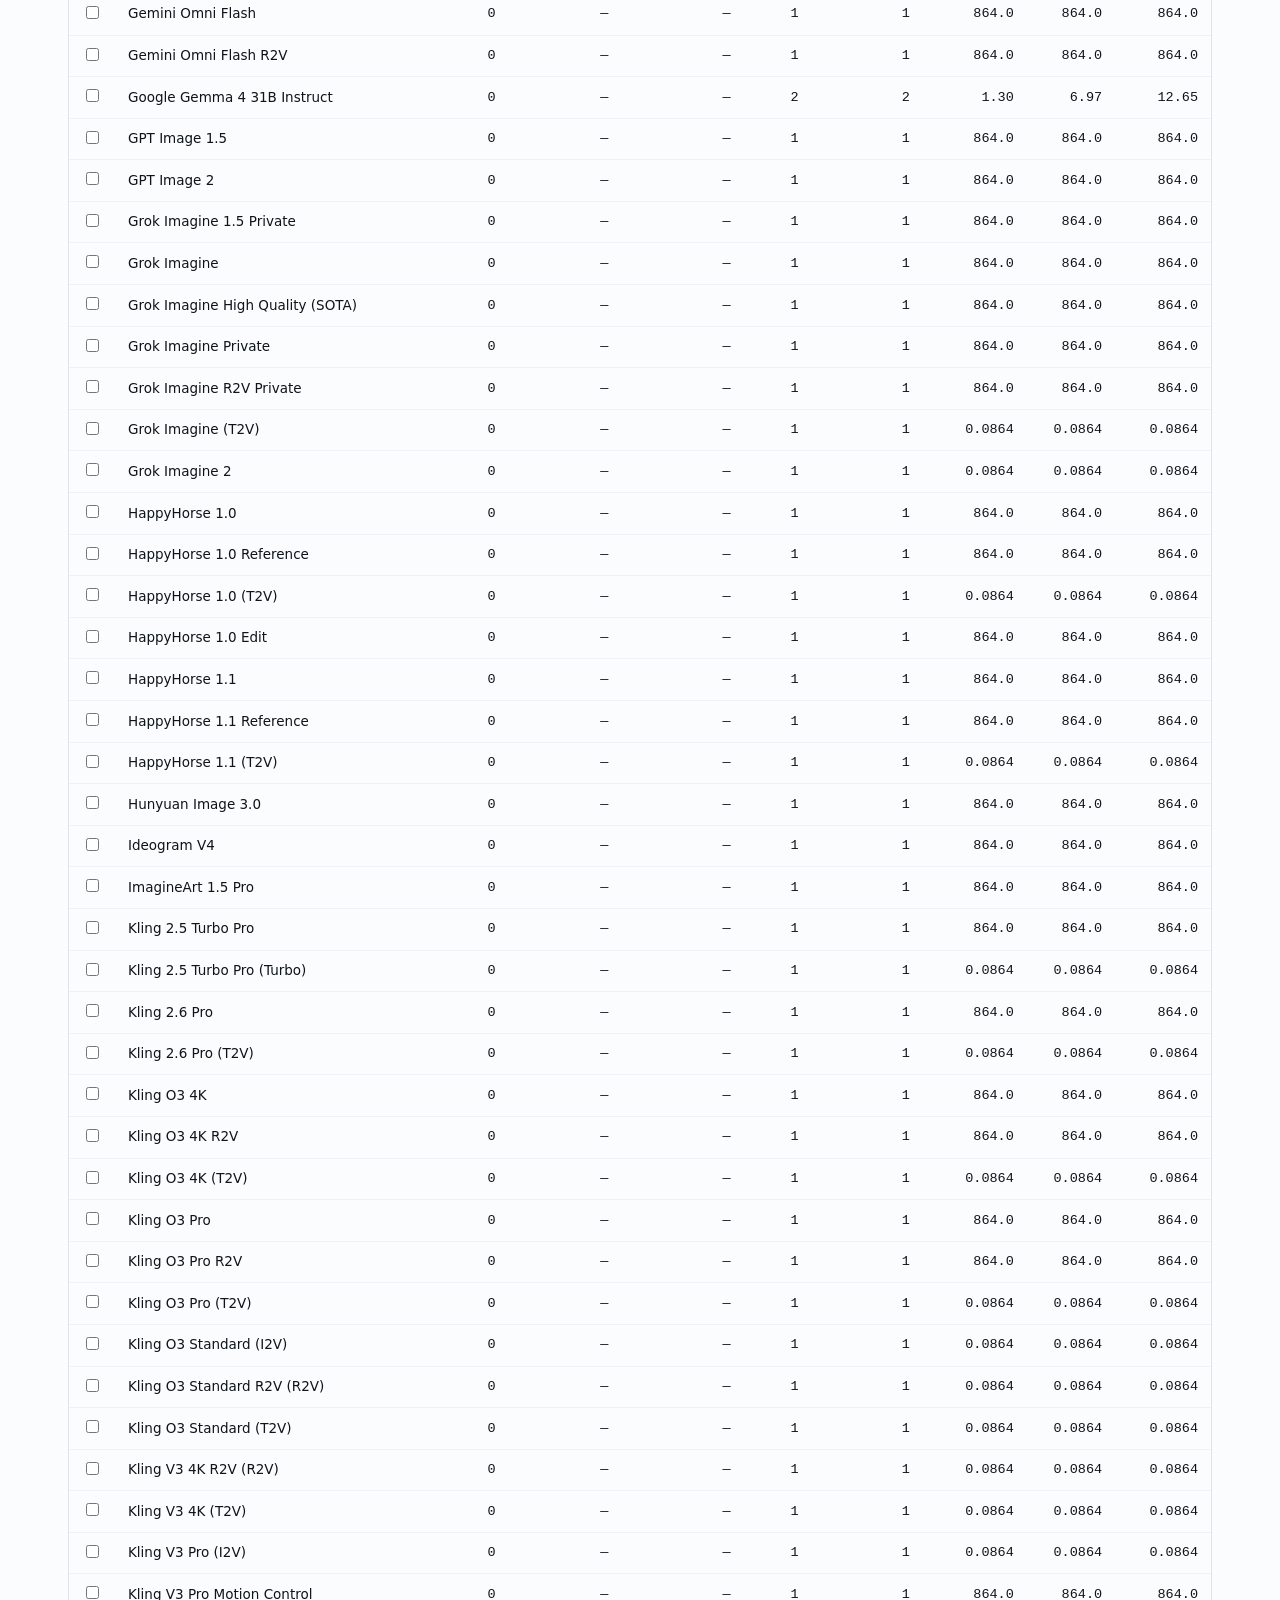
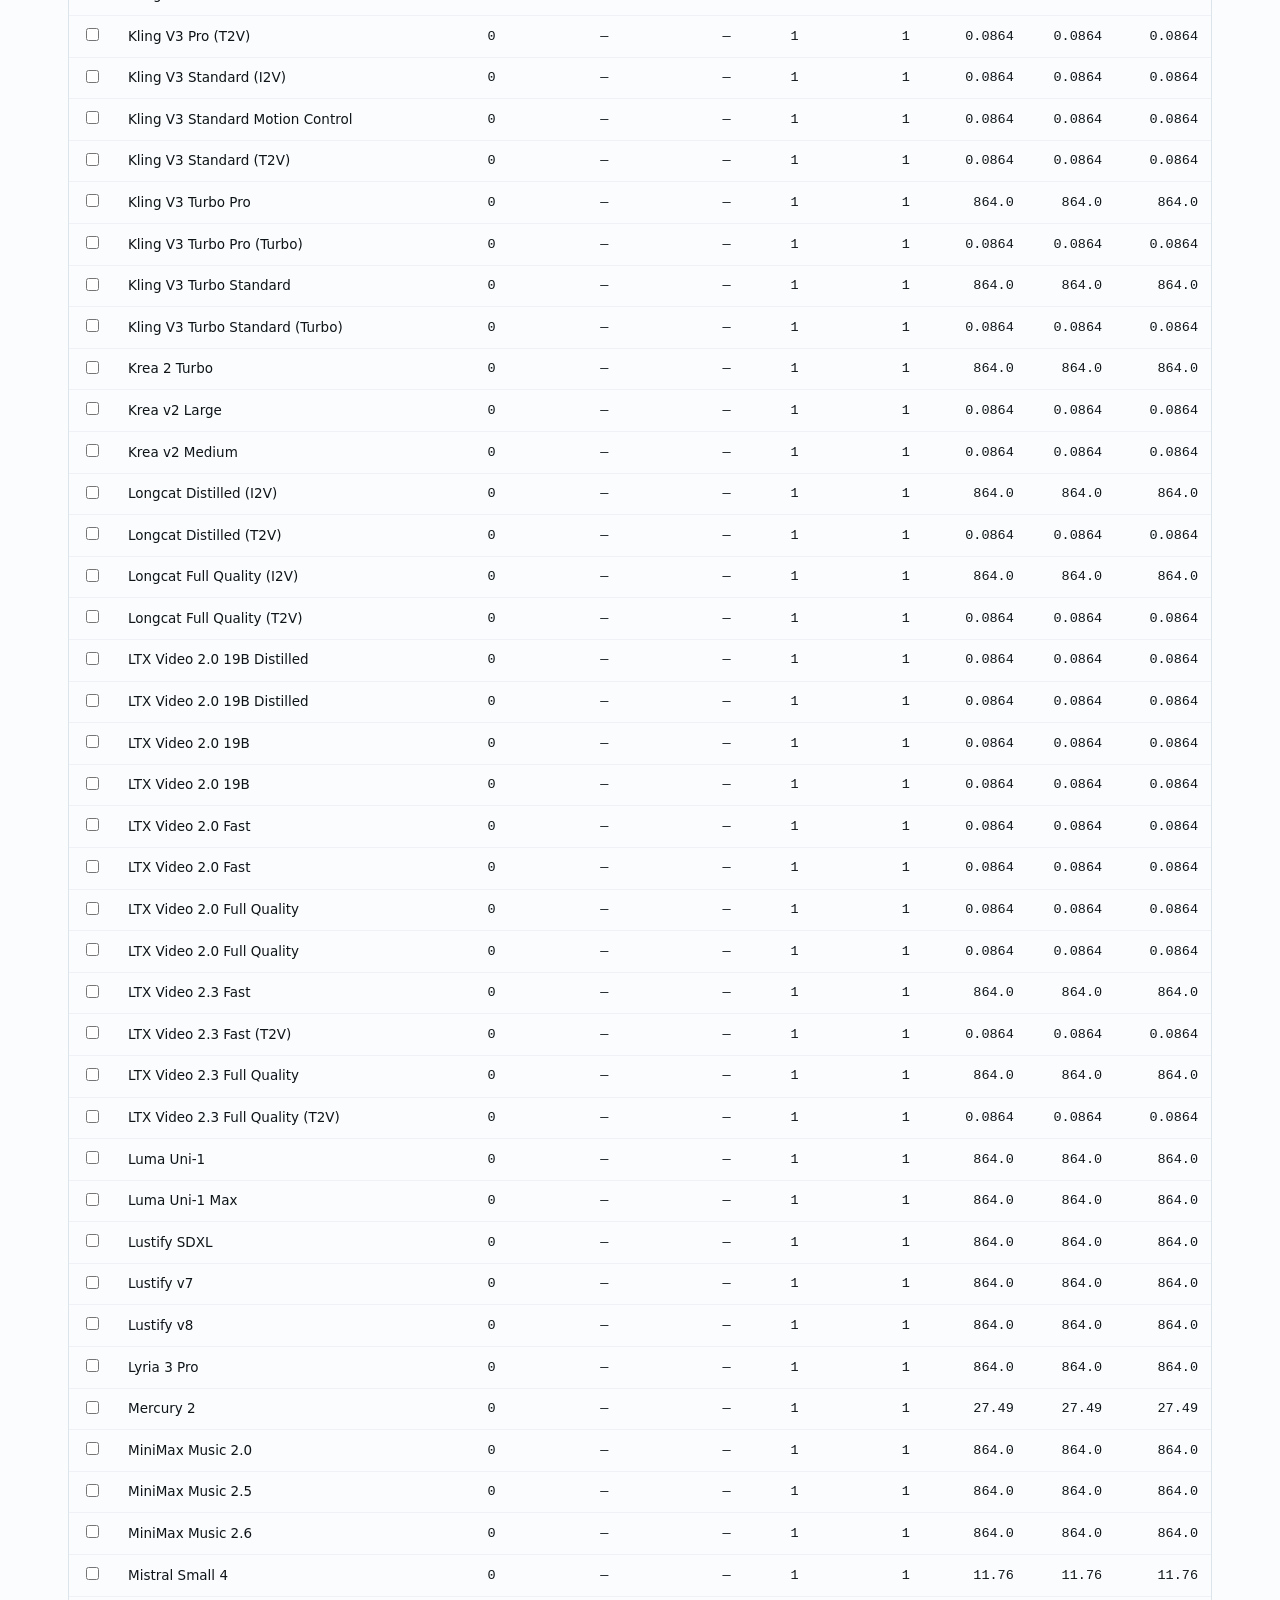
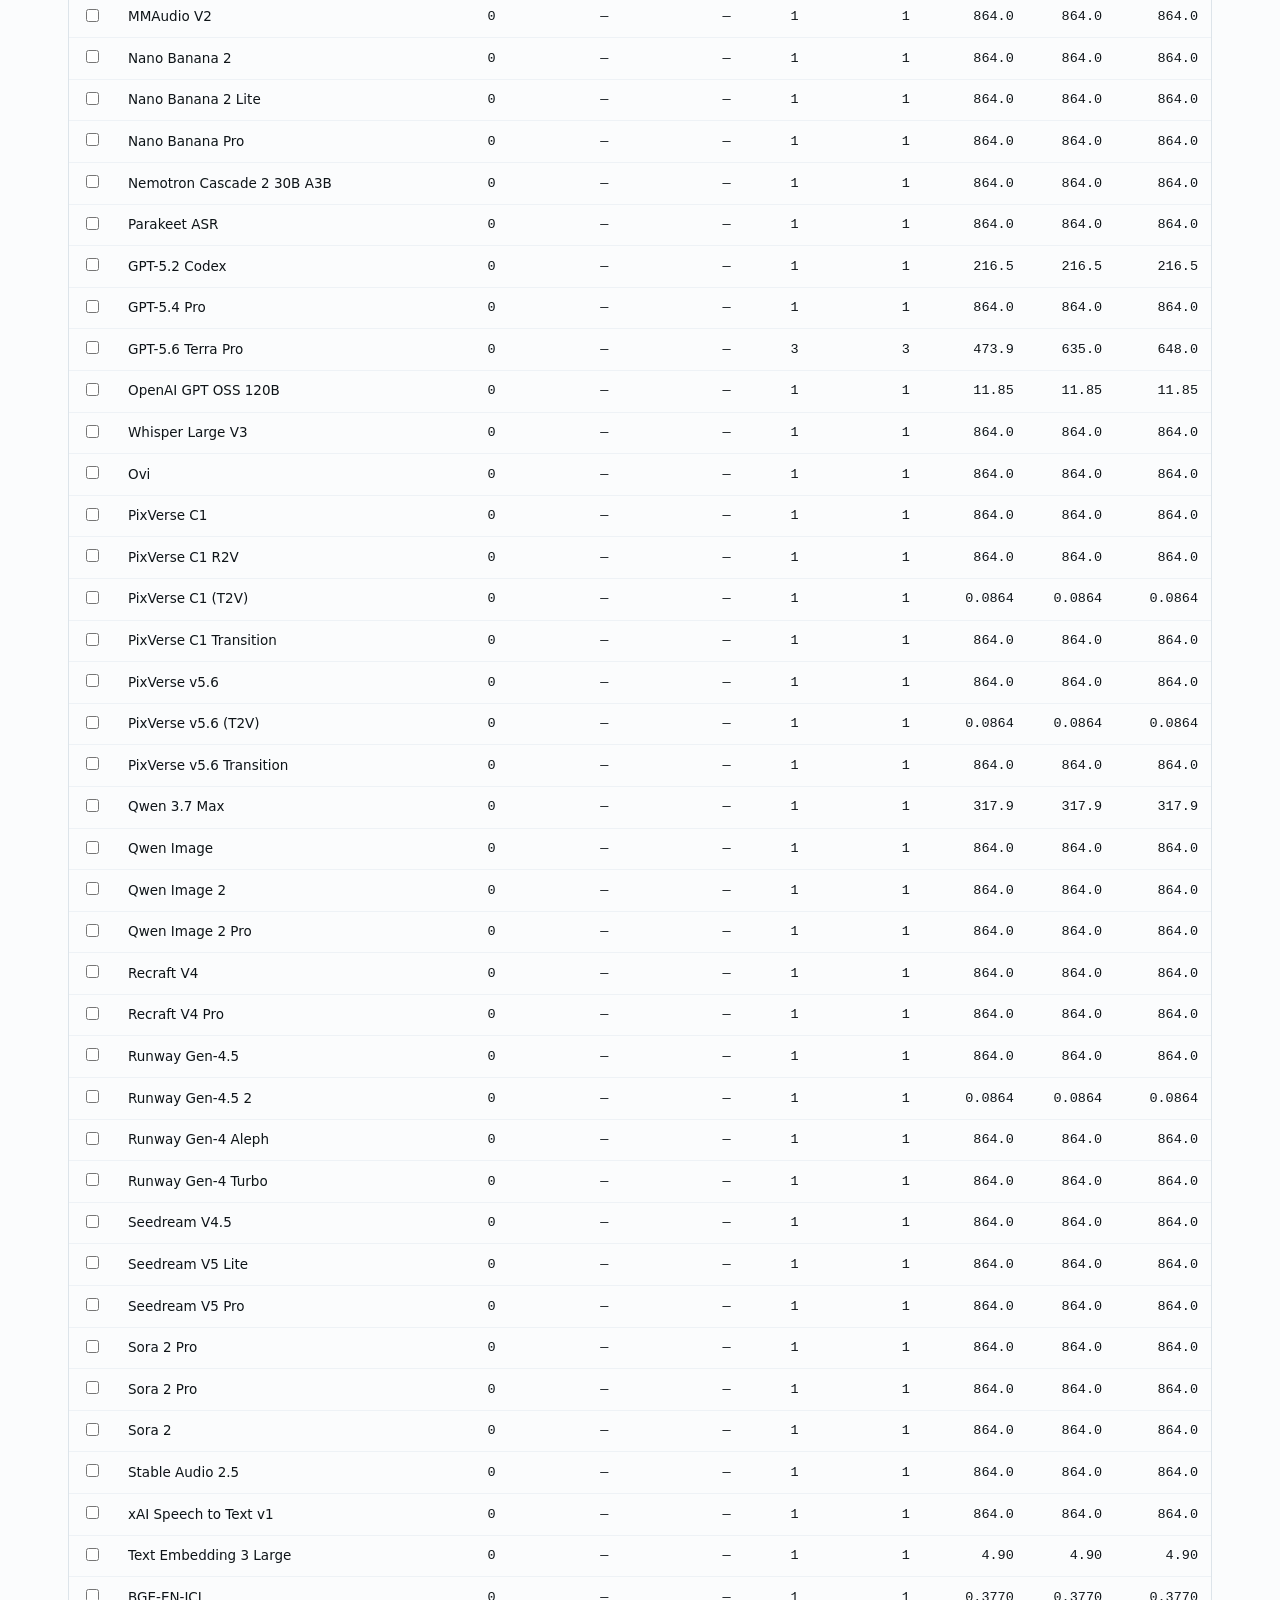
<file: models.html>
<!doctype html>
<meta charset="utf-8">
<meta name="viewport" content="width=device-width,initial-scale=1">
<title>Bids by model — Morpheus census</title>
<meta name="description" content="Every Morpheus model carrying a live bid, with demand, value paid and the full price spread across its bidders.">
<link rel="stylesheet" href="assets/pub.css?v=06a2460206dd">

<div class="wrap">
  <header>
    <div class="eyebrow">Base mainnet · full chain census</div>
    <h1>Bids by model</h1>
    <p class="standfirst">
      Every model carrying at least one active bid. Tick models to build a price
      histogram from just those listings — useful for asking what
      <em>this class</em> of model actually goes for. Click a row for its bidders.
    </p>
  </header>

  <div id="navslot"></div>
  <div class="warnbox" id="err" style="display:none"></div>

  <div class="tfbar">
    <span class="lbl">Timeframe</span>
    <label class="chkl"><input type="radio" name="tf" value="d1"> today</label>
    <label class="chkl"><input type="radio" name="tf" value="d10" checked> trailing 10 days</label>
    <label class="chkl"><input type="radio" name="tf" value="all"> all time</label>
    <span class="selcount" id="tfnote"></span>
  </div>

  <div class="kpis" id="kpis"></div>

  <div class="toolbar">
    <input type="search" id="q" placeholder="filter by name or tag…" aria-label="Filter models">
    <label class="chkl"><input type="radio" name="f" value="all" checked> all</label>
    <label class="chkl"><input type="radio" name="f" value="demand"> has demand</label>
    <label class="chkl"><input type="radio" name="f" value="paid"> has value</label>
    <label class="chkl"><input type="radio" name="f" value="quiet"> no sessions</label>
    <button id="sel-top">Select 10 most contested</button>
    <button id="sel-none">Clear selection</button>
    <span class="selcount" id="cnt"></span>
  </div>

  <div class="card" id="histcard" style="display:none">
    <div class="plot" id="plot-sel"></div>
    <p class="cap" id="selcap"></p>
  </div>

  <div class="tablewrap">
    <table class="sortable" id="t">
      <thead><tr>
        <th class="chk"><input type="checkbox" id="selall" aria-label="Select all shown"></th>
        <th data-k="n">Model<span class="ar">▲</span></th>
        <th data-k="sessions">Sessions<span class="ar">▲</span></th>
        <th data-k="value">Value paid<span class="ar">▲</span></th>
        <th data-k="perSession">Per session<span class="ar">▲</span></th>
        <th data-k="b">Bids<span class="ar">▲</span></th>
        <th data-k="p">Providers<span class="ar">▲</span></th>
        <th data-k="mn">Cheapest<span class="ar">▲</span></th>
        <th data-k="md">Median<span class="ar">▲</span></th>
        <th data-k="mx">Dearest<span class="ar">▲</span></th>
      </tr></thead>
      <tbody id="tb"></tbody>
    </table>
  </div>

  <div class="pdetail" id="drill">
    <div class="pdhead">
      <span class="who mono" id="d-who">—</span>
      <button class="pdclose" id="d-close">Close</button>
    </div>
    <div class="pdstats" id="d-stats"></div>
    <div class="pdmodels">
      <table>
        <thead><tr><th>Bidder</th><th>Price, MOR/day</th><th>Stake</th><th>Headroom</th></tr></thead>
        <tbody id="d-bids"></tbody>
      </table>
    </div>
  </div>

  <p class="cap">
    Prices in MOR/day; median is across that model's own bids.
    <strong>Value paid</strong> is the sum of <span class="mono">pricePerSecond × duration</span>
    over every closed session on that model in the window — what buyers actually
    spent, which is a very different ranking from session count alone.
  </p>

  <footer id="foot"></footer>
</div>
<div id="tip" role="status" aria-live="polite"></div>

<script type="module">
import {DIAMOND,MORDIEM_MODEL,CHOKE,fmt,int,pct,mor,price,short,
        nav,kpi,esc,census,wireTip,sortable,loghist} from "./assets/pub.js?v=d764749421a2";

document.getElementById("navslot").innerHTML = nav("models.html");
let C;
try { C = await census(); }
catch(e){ const el=document.getElementById("err"); el.style.display="";
  el.innerHTML="<b>Could not load census-full.json.</b> "+esc(e.message); throw e; }

const PD = C.pdetail || {};
let TF="d10";
const K = { d1:["s1","mor1","today"], d10:["s10","mor10","trailing "+(C.windowDays||10)+" days"],
            all:["sAll","morAll","all time"] };
const tfLabel = () => K[TF][2];

const sel = new Set();
let rows = [], shown = [];

function build(){
  const [sk,mk] = K[TF];
  /* splice, not reassign: sortable() closed over THIS array. Handing it a
     new one leaves resort() sorting an orphan while the table draws the
     replacement unsorted. */
  rows.splice(0, rows.length, ...(C.models||[]).map(m=>{
    const s = m[sk]||0, v = m[mk]||0;
    return {...m, sessions:s, value:v, perSession: s? v/s : null,
            mordiem: m.id===MORDIEM_MODEL};
  }));
}

function filtered(){
  const q = document.getElementById("q").value.trim().toLowerCase();
  const f = document.querySelector("input[name=f]:checked").value;
  return rows.filter(r=>{
    if(q && !((r.n||"").toLowerCase().includes(q) || (r.t||"").toLowerCase().includes(q))) return false;
    if(f==="demand" && !r.sessions) return false;
    if(f==="paid"   && !(r.value>0)) return false;
    if(f==="quiet"  && r.sessions)  return false;
    return true;
  });
}

function drawKpis(){
  const [sk,mk] = K[TF];
  /* Totals are the whole registry, MORDIEM Venice Models included — it is real
     on-chain volume and the table below has always listed it. Its contribution
     is broken out rather than netted away. */
  const sum  = k => rows.reduce((a,r)=>a+(r[k]||0),0);
  const sumX = k => rows.reduce((a,r)=>a+(r.mordiem?0:(r[k]||0)),0);
  const S = sum("sessions"), V = sum("value"), Vx = sumX("value");
  const withD = rows.filter(r=>r.sessions>0).length;
  document.getElementById("kpis").innerHTML = [
    kpi("Models with bids", int(rows.length), "of "+int(C.registeredModels)+" registered","time"),
    /* Saw demand counts models, so it carries the models colour, not an
       earnings one. Colour says what the card is about. */
    kpi("Saw demand", int(withD),
        rows.length? pct(100*withD/rows.length,1)+" took a session · "+tfLabel():"—","time"),
    kpi("Sessions", int(S), tfLabel(),"sess"),
    /* Identical to the Market overview cards, deliberately: same figure, same
       label, same sub-line, so the two pages do not disagree. */
    kpi("MOR paid", mor(V),
        (S? fmt(V/S,4)+" MOR/session":"—"),"earn"),
    kpi("non-MORDiem Val", mor(Vx),
        (V? pct(100*Vx/V,1)+" of gross":"—"),"earn"),
  ].join("");
}

function draw(){
  shown = filtered();
  const tb = document.getElementById("tb");
  tb.innerHTML = shown.map(r=>
    "<tr class='clickable"+(sel.has(r.id)?" selrow":"")+"' data-id='"+esc(r.id)+"'>"+
    "<td class='chk'><input type='checkbox' data-id='"+esc(r.id)+"'"+(sel.has(r.id)?" checked":"")+
      " aria-label='select "+esc(r.n)+"'></td>"+
    "<td>"+esc(r.n)+
      (r.t?" <span class='mono' style='color:var(--ink-3);font-size:11px'>"+esc(r.t)+"</span>":"")+"</td>"+
    "<td class='num'>"+int(r.sessions)+"</td>"+
    "<td class='num'>"+(r.value?mor(r.value):"—")+"</td>"+
    "<td class='num'>"+(r.perSession!=null?fmt(r.perSession,4):"—")+"</td>"+
    "<td class='num'>"+int(r.b)+"</td><td class='num'>"+int(r.p)+"</td>"+
    "<td class='num'>"+price(r.mn)+"</td><td class='num'>"+price(r.md)+"</td>"+
    "<td class='num'>"+price(r.mx)+"</td></tr>").join("")
    || "<tr><td colspan='10'>no models match</td></tr>";
  document.getElementById("cnt").textContent =
    shown.length+" of "+rows.length+" models"+(sel.size? " · "+sel.size+" selected":"");
  drawSelected();
}

function drawSelected(){
  const card = document.getElementById("histcard");
  if(!sel.size){ card.style.display="none"; return; }
  const chosen = rows.filter(r=>sel.has(r.id));
  const px = chosen.flatMap(r=>r.px||[]).filter(v=>v>0);
  if(!px.length){ card.style.display="none"; return; }
  card.style.display="";
  document.getElementById("plot-sel").innerHTML = loghist(px, {bins:14}).svg;
  const med = px.slice().sort((a,b)=>a-b)[Math.floor(px.length/2)];
  document.getElementById("selcap").innerHTML =
    int(px.length)+" bids across <strong>"+chosen.length+"</strong> selected model"+
    (chosen.length===1?"":"s")+". Median <span class='mono'>"+price(med)+"</span> MOR/day, "+
    "cheapest <span class='mono'>"+price(Math.min(...px))+"</span>, dearest "+
    "<span class='mono'>"+price(Math.max(...px))+"</span>.";
}

/* ---- drill-down: who bids on this model ---- */
const drill = document.getElementById("drill");
function openDrill(id){
  const m = rows.find(r=>r.id===id); if(!m) return;
  document.getElementById("d-who").textContent = m.n;
  document.getElementById("d-stats").innerHTML =
    "<span><b>"+int(m.b)+"</b> bids</span><span><b>"+int(m.p)+"</b> providers</span>"+
    "<span><b>"+int(m.sessions)+"</b> sessions · "+tfLabel()+"</span>"+
    "<span><b>"+mor(m.value)+"</b> MOR paid</span>"+
    "<span>median <b>"+price(m.md)+"</b> MOR/day</span>";
  const pv = (m.pv||[]).slice().sort((a,b)=>a[1]-b[1]);
  document.getElementById("d-bids").innerHTML = pv.length ? pv.map(([a,p])=>{
    const d = PD[String(a).toLowerCase()] || {};
    const ch = (d.head!=null) && d.head <= CHOKE;
    return "<tr"+(ch?" class='choked'":"")+"><td class='mono'><a href='provider.html#"+esc(String(a).toLowerCase())+"'>"+
      short(String(a))+"</a></td><td class='num'>"+price(p)+"</td>"+
      "<td class='num'>"+(d.stake!=null?mor(d.stake):"—")+"</td>"+
      "<td class='num'>"+(d.head!=null? (ch?"<span class='pill cap'>choked</span>":mor(d.head)) :"—")+"</td></tr>";
  }).join("") : "<tr><td colspan='4'>bidder list not in this census build</td></tr>";
  drill.classList.add("open");
  drill.scrollIntoView({behavior:"smooth", block:"nearest"});
}
document.getElementById("d-close").addEventListener("click", ()=>drill.classList.remove("open"));

/* ---- wiring ---- */
document.getElementById("tb").addEventListener("click", e=>{
  const cb = e.target.closest("input[type=checkbox]");
  if(cb){ e.stopPropagation();
    const id=cb.dataset.id; cb.checked? sel.add(id) : sel.delete(id);
    cb.closest("tr").classList.toggle("selrow", cb.checked);
    document.getElementById("cnt").textContent =
      shown.length+" of "+rows.length+" models"+(sel.size? " · "+sel.size+" selected":"");
    drawSelected(); return; }
  const tr = e.target.closest("tr[data-id]");
  if(tr) openDrill(tr.dataset.id);
});
document.getElementById("selall").addEventListener("change", e=>{
  shown.forEach(r=> e.target.checked ? sel.add(r.id) : sel.delete(r.id));
  draw();
});
document.getElementById("sel-top").addEventListener("click", ()=>{
  sel.clear();
  rows.slice().sort((a,b)=>(b.b||0)-(a.b||0)).slice(0,10).forEach(r=>sel.add(r.id));
  draw();
});
document.getElementById("sel-none").addEventListener("click", ()=>{ sel.clear();
  document.getElementById("selall").checked=false; draw(); });
document.getElementById("q").addEventListener("input", draw);
document.querySelectorAll("input[name=f]").forEach(r=>r.addEventListener("change", draw));
document.querySelectorAll("input[name=tf]").forEach(r=>r.addEventListener("change", e=>{
  TF = e.target.value; build(); drawKpis(); S.resort(); }));

build(); drawKpis();
const S = sortable(document.getElementById("t"), rows, draw, "value", -1);
wireTip(document.body);

document.getElementById("foot").innerHTML =
  "Census "+esc((C.asOf||"").slice(0,10))+" · Diamond <span class='mono'>"+short(DIAMOND)+"…</span>"+
  " · <a href='https://github.com/Cbfriedl/morcompute-watchdog'>source</a>";
</script>
</file>
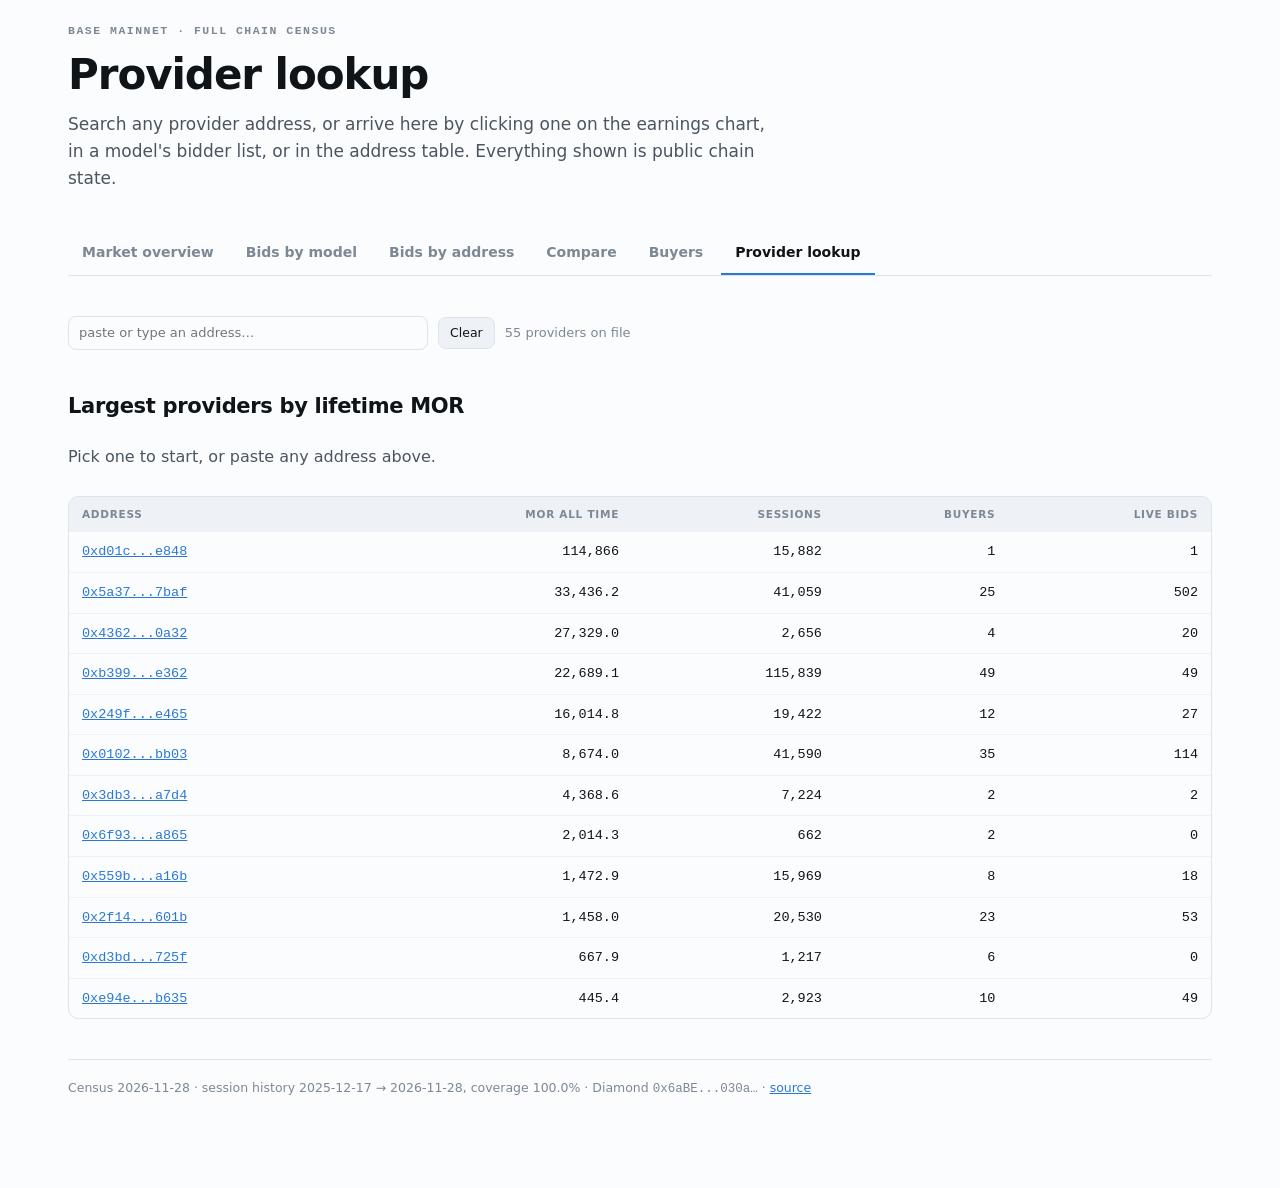
<file: provider.html>
<!doctype html>
<meta charset="utf-8">
<meta name="viewport" content="width=device-width,initial-scale=1">
<title>Provider lookup — Morpheus census</title>
<meta name="description" content="Look up any Morpheus provider: its stake, headroom, live bids, realised earnings and who actually buys from it.">
<link rel="stylesheet" href="assets/pub.css?v=06a2460206dd">

<div class="wrap">
  <header>
    <div class="eyebrow">Base mainnet · full chain census</div>
    <h1>Provider lookup</h1>
    <p class="standfirst">
      Search any provider address, or arrive here by clicking one on the earnings
      chart, in a model's bidder list, or in the address table. Everything shown
      is public chain state.
    </p>
  </header>

  <div id="navslot"></div>
  <div class="warnbox" id="err" style="display:none"></div>

  <div class="toolbar">
    <input type="search" id="q" list="plist" placeholder="paste or type an address…"
           aria-label="Provider address" style="min-width:360px">
    <datalist id="plist"></datalist>
    <button id="clear">Clear</button>
    <span class="selcount" id="msg"></span>
  </div>

  <div id="body"></div>

  <footer id="foot"></footer>
</div>
<div id="tip" role="status" aria-live="polite"></div>

<script type="module">
import {DIAMOND,CHOKE,fmt,int,pct,mor,price,short,day,
        nav,kpi,esc,census,wireTip,hbar} from "./assets/pub.js?v=d764749421a2";

document.getElementById("navslot").innerHTML = nav("provider.html");
let C, H;
try { C = await census(); }
catch(e){ const el=document.getElementById("err"); el.style.display="";
  el.innerHTML="<b>Could not load census-full.json.</b> "+esc(e.message); throw e; }
try { H = await (await fetch("providers-history.json?cb="+Date.now())).json(); } catch(e){ H=null; }

const PD = C.pdetail || {}, HP = H?.providers || {};

/* Union of both sources: a provider can appear in the history with no live bid
   (it stopped bidding) or in the census with no history (it never sold). Either
   is a real answer to "look this address up" and must not 404. */
const ALL = [...new Set([...Object.keys(PD), ...Object.keys(HP)])].sort();
document.getElementById("plist").innerHTML =
  ALL.map(a=>`<option value="${esc(a)}">`).join("");

/* Model id -> name, and a per-provider list of what they currently bid. */
const MNAME = {}, MYBIDS = {};
(C.models||[]).forEach(m=>{
  MNAME[m.id] = m.n;
  (m.pv||[]).forEach(([a,p])=>{
    const k = String(a).toLowerCase();
    (MYBIDS[k] = MYBIDS[k] || []).push({n:m.n, id:m.id, p,
      s10:m.s10||0, sAll:m.sAll||0, mor10:m.mor10||0, morAll:m.morAll||0,
      mn:m.mn, bidders:m.b});
  });
});

function show(addrRaw){
  const a = String(addrRaw||"").trim().toLowerCase();
  const body = document.getElementById("body"), msg = document.getElementById("msg");
  if(!a){ body.innerHTML = intro(); msg.textContent = ALL.length+" providers on file"; return; }
  const d = PD[a], h = HP[a];
  if(!d && !h){
    body.innerHTML = "";
    msg.innerHTML = "<span style='color:var(--crit)'>no provider with that address in this census</span>";
    return;
  }
  msg.textContent = "";
  history.replaceState(null, "", "#"+a);

  const choked = d ? (d.head||0) <= CHOKE : null;
  const bids = MYBIDS[a] || [];
  const lifeDays = h?.first && h?.last ? Math.max((h.last-h.first)/86400, 1) : null;

  const cards = [
    kpi("Stake", d? mor(d.stake)+" MOR" : "—", d? "staked now":"not a live bidder","hold"),
    kpi("Headroom", d? (choked? "0" : mor(d.head)) : "—",
        d? (choked? "CHOKED — cannot be paid until it re-stakes" : "MOR still earnable") : "—",
        choked? "choke":"hold"),
    kpi("Earned / staked", d? pct(d.pct,1) : "—", "limitPeriodEarned ÷ stake", choked?"choke":"hold"),
    kpi("Live bids", d? int(d.bids) : "0",
        d? int(d.models)+" distinct models":"no live listings","hold"),
    kpi("Median bid", d? price(d.md)+"" : "—", d? price(d.mn)+" – "+price(d.mx)+" MOR/day":"—","hold"),
    kpi("Sessions, all time", h? int(h.sAll) : "—",
        lifeDays? fmt(h.sAll/lifeDays,1)+" / day since first session":"—","earn"),
    kpi("MOR earned, all time", h? mor(h.morAll) : "—",
        h&&h.sAll? fmt(h.morAll/h.sAll,4)+" MOR / session":"—","earn"),
    kpi("Sessions, 10d", h? int(h.s10) : "—", h? fmt(h.s10/10,1)+" / day":"—","earn"),
    kpi("MOR earned, 10d", h? mor(h.mor10) : "—", h? fmt(h.mor10/10,2)+" MOR / day":"—","earn"),
    kpi("Sessions today", h? int(h.s1) : "—", h? mor(h.mor1)+" MOR":"—","earn"),
    kpi("Distinct buyers", h? int(h.buyers) : "—",
        h&&h.topBuyer? "top holds "+pct(h.topShare,1):"—", h&&h.buyers===1? "choke":"hold"),
    kpi("First session", h? day(h.first) : "—", h? "last "+day(h.last):"never sold","time"),
    kpi("Registered", d? day(d.createdAt) : "—", "provider record created","time"),
  ].join("");

  /* Where this provider's own money comes from, by model. */
  const rows = (h?.rows||[]).filter(r=>r.morAll>0).slice(0,12);
  const chart = rows.length ? hbar(rows.map(r=>({
      label: r.n.length>22 ? r.n.slice(0,21)+"…" : r.n,
      value: r.morAll, color: "var(--band-low)", right: mor(r.morAll),
      tipHtml: "<span class='t'>"+esc(r.n)+"</span><br>"+
               mor(r.morAll)+" MOR all time · "+int(r.sAll)+" sessions<br>"+
               mor(r.mor10)+" MOR in 10d · "+int(r.s10)+" sessions"
    })), {aria:"MOR earned per model", padL:190, rowH:24}) : "";

  /* Live bids joined to realised demand: the point of the join is that a bid
     with no sessions behind it is a listing, not a business. */
  const bidRows = bids.slice().sort((x,y)=>y.morAll-x.morAll).map(b=>{
    const got = (h?.rows||[]).find(r=>r.n === b.n);
    return "<tr><td>"+esc(b.n)+"</td>"+
      "<td class='num'>"+price(b.p)+"</td>"+
      "<td class='num'>"+price(b.mn)+"</td>"+
      "<td class='num'>"+int(b.bidders)+"</td>"+
      "<td class='num'>"+int(b.s10)+"</td>"+
      "<td class='num'>"+(got? int(got.s10) : "0")+"</td>"+
      "<td class='num'>"+(got&&got.mor10? mor(got.mor10) : "—")+"</td></tr>";
  }).join("");

  body.innerHTML =
    "<section><div class='kpis'>"+cards+"</div></section>"+
    (choked ? "<div class='callout'><h3>This provider cannot currently be paid</h3>"+
      "<p>Its headroom is zero: <span class='mono'>limitPeriodEarned</span> has reached "+
      "<span class='mono'>stake</span>. Its bids are still live and it will still serve "+
      "requests — it simply accrues nothing until it claims and re-stakes.</p></div>" : "")+
    (chart ? "<section><h2>Where this provider earns</h2><div class='card'>"+
      "<div class='plot'>"+chart+"</div>"+
      "<p class='cap'>MOR earned per model, all time, from every closed session. "+
      "Top "+rows.length+" of "+(h.rows||[]).length+" models it has ever served.</p></div></section>" : "")+
    (bidRows ? "<section><h2>Live bids</h2><div class='tablewrap'><table>"+
      "<thead><tr><th>Model</th><th>Its bid</th><th>Cheapest bid</th><th>Bidders</th>"+
      "<th>Model demand 10d</th><th>Its sessions 10d</th><th>Its MOR 10d</th></tr></thead>"+
      "<tbody>"+bidRows+"</tbody></table></div>"+
      "<p class='cap'><strong>Model demand</strong> is every session on that model, network wide; "+
      "<strong>its sessions</strong> is the share this provider actually captured. The gap between "+
      "the two is what a bid is competing for.</p></section>"
      : "<section><p>This address holds no live bids in the current census.</p></section>");

  wireTip(body);
}

function intro(){
  const ranked = Object.entries(HP).map(([a,p])=>({a,...p}))
    .sort((x,y)=>y.morAll-x.morAll).slice(0,12);
  if(!ranked.length) return "<p>Enter an address above.</p>";
  return "<section><h2>Largest providers by lifetime MOR</h2>"+
    "<p>Pick one to start, or paste any address above.</p>"+
    "<div class='tablewrap'><table><thead><tr><th>Address</th><th>MOR all time</th>"+
    "<th>Sessions</th><th>Buyers</th><th>Live bids</th></tr></thead><tbody>"+
    ranked.map(r=>{
      const d = PD[r.a] || {};
      return "<tr><td class='mono'>"+
        "<a href='#"+esc(r.a)+"' data-go='"+esc(r.a)+"'>"+short(r.a)+"</a></td>"+
        "<td class='num'>"+mor(r.morAll)+"</td><td class='num'>"+int(r.sAll)+"</td>"+
        "<td class='num'>"+int(r.buyers)+"</td>"+
        "<td class='num'>"+int(d.bids||0)+"</td></tr>";
    }).join("")+"</tbody></table></div></section>";
}

document.getElementById("q").addEventListener("change", e=>show(e.target.value));
document.getElementById("q").addEventListener("input", e=>{
  const v = e.target.value.trim().toLowerCase();
  if(v.length === 42 || ALL.includes(v)) show(v);          /* full paste → go */
});
document.getElementById("clear").addEventListener("click", ()=>{
  document.getElementById("q").value=""; history.replaceState(null,"",location.pathname); show(""); });
document.getElementById("body").addEventListener("click", e=>{
  const a = e.target.closest("[data-go]");
  if(a){ e.preventDefault(); document.getElementById("q").value = a.dataset.go; show(a.dataset.go); }
});
addEventListener("hashchange", ()=>{
  const a = location.hash.slice(1);
  document.getElementById("q").value = a; show(a);
});

const initial = decodeURIComponent(location.hash.slice(1));
if(initial) document.getElementById("q").value = initial;
show(initial);
wireTip(document.body);

document.getElementById("foot").innerHTML =
  "Census "+esc((C.asOf||"").slice(0,10))+
  (H? " · session history "+esc(H.firstDay)+" → "+esc(H.lastDay)+", coverage "+fmt(100*H.coverage,1)+"%":"")+
  " · Diamond <span class='mono'>"+short(DIAMOND)+"…</span>"+
  " · <a href='https://github.com/Cbfriedl/morcompute-watchdog'>source</a>";
</script>
</file>
<file: assets/pub.css>
/* Morpheus census — public site.
   Tokens: light is the base; both dark scopes redefine only tokens, never
   component rules, so the un-stamped (system-preference) state resolves as a
   complete set rather than borrowing half a palette from the host. */
:root {
  color-scheme: light;
  --surface:  #fbfcfd;
  --raised:   #ffffff;
  --ink:      #0e1418;
  --ink-2:    #4a5560;
  --ink-3:    #7c8894;
  --rule:     #dde4ea;
  --rule-2:   #eef2f6;
  --band-low: #2a78d6;   /* competitive band  */
  --band-high:#eb6834;   /* ceiling band      */
  --band-mid: #9aa6b2;   /* sparse valley     */
  --good:     #1baf7a;
  --crit:     #c0392f;
  --crit-bg:  #fdeceb;
  --choke-bg: #f7e9ec;
  --choke-ink:#8c1f33;
  --sess-ink: #8a6d1f;   /* sessions band */
  --shadow:   0 1px 2px rgba(14,20,24,.05), 0 8px 24px -12px rgba(14,20,24,.18);
}
@media (prefers-color-scheme: dark) {
  :root:not([data-theme="light"]) {
    color-scheme: dark;
    --surface:  #0f1418;  --raised:   #161d23;
    --ink:      #eef3f7;  --ink-2:    #a5b2be;  --ink-3: #6f7d8a;
    --rule:     #232d36;  --rule-2:   #1b242b;
    --band-low: #3987e5;  --band-high:#d95926;  --band-mid: #5c6873;
    --good:     #35c793;
    --crit:     #e66767;  --crit-bg:  #2a1a1a;
    --choke-bg: #2a1119;  --choke-ink:#e07d90;
  --sess-ink: #d9bb63;
    --sess-ink: #d9bb63;
    --shadow:   0 1px 2px rgba(0,0,0,.4), 0 8px 24px -12px rgba(0,0,0,.6);
  }
}
:root[data-theme="dark"] {
  color-scheme: dark;
  --surface:  #0f1418;  --raised:   #161d23;
  --ink:      #eef3f7;  --ink-2:    #a5b2be;  --ink-3: #6f7d8a;
  --rule:     #232d36;  --rule-2:   #1b242b;
  --band-low: #3987e5;  --band-high:#d95926;  --band-mid: #5c6873;
  --good:     #35c793;
  --crit:     #e66767;  --crit-bg:  #2a1a1a;
  --choke-bg: #2a1119;  --choke-ink:#e07d90;
  --sess-ink: #d9bb63;
  --shadow:   0 1px 2px rgba(0,0,0,.4), 0 8px 24px -12px rgba(0,0,0,.6);
}

* { box-sizing: border-box; }
body {
  margin: 0; background: var(--surface); color: var(--ink);
  font-family: ui-sans-serif, system-ui, -apple-system, "Segoe UI", Roboto, sans-serif;
  font-size: 16px; line-height: 1.6; -webkit-font-smoothing: antialiased;
}
.mono, .num {
  font-family: ui-monospace, SFMono-Regular, "SF Mono", Menlo, Consolas, monospace;
  font-variant-numeric: tabular-nums;
}
/* sizing standardised on the private My Node page */
.wrap { max-width: 1180px; margin: 0 auto; padding: 22px 18px 90px;
        display: flex; flex-direction: column; gap: 40px; }

header { display: flex; flex-direction: column; gap: 12px; }
.eyebrow { font-size: 11.5px; font-weight: 650; letter-spacing: .13em;
  text-transform: uppercase; color: var(--ink-3);
  font-family: ui-monospace, SFMono-Regular, Menlo, monospace; }
h1 { margin: 0; font-size: clamp(28px, 5vw, 42px); line-height: 1.1;
     letter-spacing: -.025em; font-weight: 700; text-wrap: balance; }
.standfirst { margin: 0; max-width: 66ch; color: var(--ink-2); font-size: 17px; }
h2 { margin: 0 0 6px; font-size: 21px; letter-spacing: -.015em; font-weight: 650; text-wrap: balance; }
h3 { margin: 0 0 4px; font-size: 15.5px; font-weight: 650; }
p  { margin: 0 0 12px; max-width: 68ch; color: var(--ink-2); }
p.tight { margin-bottom: 0; }
strong { color: var(--ink); font-weight: 640; }
section { display: flex; flex-direction: column; gap: 14px; }
a { color: var(--band-low); }

/* ---- tabs (nav) ---- */
nav.tabs { display: flex; gap: 4px; border-bottom: 1px solid var(--rule); flex-wrap: wrap; }
nav.tabs a {
  padding: 9px 14px; font-size: 14px; font-weight: 620; color: var(--ink-3);
  text-decoration: none; border-bottom: 2px solid transparent; border-radius: 6px 6px 0 0;
}
nav.tabs a:hover { color: var(--ink); }
nav.tabs a[aria-current="page"] { color: var(--ink); border-bottom-color: var(--band-low); }
nav.tabs a:focus-visible { outline: 2px solid var(--band-low); outline-offset: 2px; }

/* ---- KPI row ---- */
.kpis { display: grid; gap: 11px; grid-template-columns: repeat(auto-fill, minmax(168px, 1fr)); }
.kpi { background: var(--raised); border: 1px solid var(--rule); border-radius: 11px;
       padding: 13px 14px; display: flex; flex-direction: column; gap: 3px; min-width: 0; }
.kpi .v { font-size: 23px; font-weight: 680; letter-spacing: -.02em; line-height: 1.2;
          overflow-wrap: anywhere; }
.kpi .k { font-size: 10.5px; letter-spacing: .09em; text-transform: uppercase;
          color: var(--ink-3); font-weight: 640; }
.kpi .sub { font-size: 12px; color: var(--ink-3); }
.kpi.hold .v { color: var(--band-low); }
.kpi.earn .v { color: var(--good); }
.kpi.time .v { color: var(--band-high); }
.kpi.choke { background: var(--choke-bg); border-color: var(--choke-ink); }
.kpi.choke .v, .kpi.choke .k { color: var(--choke-ink); }
.kpi.sess .v { color: var(--sess-ink); }

/* ---- cards & plots ---- */
.card { background: var(--raised); border: 1px solid var(--rule); border-radius: 12px;
        padding: 22px; box-shadow: var(--shadow); display: flex; flex-direction: column; gap: 6px; }
.card .cap { font-size: 13px; color: var(--ink-3); margin: 0; max-width: 74ch; }
.plot { width: 100%; overflow-x: auto; }
svg { display: block; width: 100%; height: auto; }
.legend { display: flex; flex-wrap: wrap; gap: 16px; margin-top: 10px; }
.lg { display: flex; align-items: center; gap: 7px; font-size: 12.5px; color: var(--ink-2); }
.sw { width: 11px; height: 11px; border-radius: 3px; flex: none; }
.bar { transition: opacity .12s ease; }
.plot:hover .bar { opacity: .45; }
.plot .bar:hover { opacity: 1; }
.gridline { stroke: var(--rule-2); stroke-width: 1; }
.axis { stroke: var(--rule); stroke-width: 1; }
.tick { fill: var(--ink-3); font-size: 11px; }
.blab { fill: var(--ink-2); font-size: 11px; font-weight: 600; }
.bar[data-prov] { cursor: pointer; }
.bar[data-prov]:focus-visible { outline: 2px solid var(--ink); outline-offset: 2px; }

#tip { position: fixed; pointer-events: none; opacity: 0; z-index: 40;
  background: var(--ink); color: var(--surface); padding: 8px 11px; border-radius: 7px;
  font-size: 12.5px; line-height: 1.45; transition: opacity .1s ease;
  max-width: 280px; box-shadow: var(--shadow); }
#tip .t { font-weight: 680; }

/* ---- callouts ---- */
.callout { border: 1px solid var(--rule); border-left: 3px solid var(--crit);
  background: var(--crit-bg); border-radius: 8px; padding: 16px 18px;
  display: flex; flex-direction: column; gap: 6px; }
.callout h3 { color: var(--crit); }
.callout p { color: var(--ink-2); margin: 0; }
.note { border: 1px solid var(--rule); border-left: 3px solid var(--band-mid);
  background: var(--rule-2); border-radius: 8px; padding: 16px 18px; }
.note p:last-child { margin-bottom: 0; }

/* ---- tables ---- */
.tablewrap { overflow-x: auto; border: 1px solid var(--rule); border-radius: 10px; }
table { border-collapse: collapse; width: 100%; font-size: 13.5px; min-width: 620px; }
th, td { padding: 9px 13px; text-align: right; border-bottom: 1px solid var(--rule-2); }
th:first-child, td:first-child { text-align: left; }
/* Where a checkbox column leads, the name lands in the SECOND cell and the
   rule above never reaches it, so it fell through to the default right
   alignment — the model name on Bids by model was right-justified against
   its own column of numbers. */
th.chk + th, td.chk + td { text-align: left; }
thead th { font-size: 10.5px; letter-spacing: .07em; text-transform: uppercase;
  color: var(--ink-3); font-weight: 650; background: var(--rule-2);
  position: sticky; top: 0; z-index: 1; }
tbody tr:last-child td { border-bottom: none; }
tr.choked td { background: var(--choke-bg); color: var(--choke-ink); }
tr.choked td:first-child { box-shadow: inset 3px 0 0 var(--choke-ink); }
.chokeaddr { color: var(--choke-ink) !important; font-weight: 640; }
.pill { display: inline-block; padding: 1px 7px; border-radius: 20px;
  font-size: 10.5px; font-weight: 660; letter-spacing: .03em; border: 1px solid currentColor; }
.pill.cap { color: var(--choke-ink); }
.dot { display: inline-block; width: 8px; height: 8px; border-radius: 2px; margin-right: 7px; }
.sortable thead th { cursor: pointer; user-select: none; white-space: nowrap; }
.sortable thead th:hover { color: var(--ink); }
.sortable thead th .ar { opacity: .35; font-size: 9px; margin-left: 3px; }
.sortable thead th[data-dir] .ar { opacity: 1; color: var(--band-low); }
tr.selrow td { background: color-mix(in srgb, var(--band-low) 9%, transparent); }
td.chk, th.chk { width: 34px; text-align: center; }
tr.clickable { cursor: pointer; }
tr.clickable:hover td { background: var(--rule-2); }

/* ---- toolbars ---- */
.toolbar { display: flex; gap: 10px; align-items: center; flex-wrap: wrap; font-size: 13px; }
.chkl { display: inline-flex; align-items: center; gap: 5px; color: var(--ink-2); cursor: pointer; }
.toolbar input[type=search] { font: inherit; font-size: 13px; padding: 6px 10px;
  border-radius: 8px; border: 1px solid var(--rule); background: var(--surface);
  color: var(--ink); min-width: 190px; }
.toolbar button { font: inherit; font-size: 12.5px; padding: 5px 11px; border-radius: 8px;
  cursor: pointer; border: 1px solid var(--rule); background: var(--rule-2); color: var(--ink); }
.toolbar button:focus-visible, .toolbar input:focus-visible { outline: 2px solid var(--band-low); outline-offset: 2px; }
.selcount { color: var(--ink-3); }
.tfbar { display: flex; gap: 14px; align-items: center; flex-wrap: wrap; font-size: 13px;
  padding: 10px 14px; border: 1px solid var(--rule); border-radius: 10px; background: var(--raised); }
.tfbar .lbl { font-size: 11px; letter-spacing: .09em; text-transform: uppercase;
  color: var(--ink-3); font-weight: 600; }

details { border-top: 1px solid var(--rule); padding-top: 14px; }
summary { cursor: pointer; font-size: 14px; font-weight: 620; color: var(--ink-2); }
summary:focus-visible { outline: 2px solid var(--band-low); outline-offset: 3px; border-radius: 3px; }
footer { color: var(--ink-3); font-size: 12.5px; border-top: 1px solid var(--rule); padding-top: 18px; }
.warnbox { border: 1px solid var(--crit); background: var(--crit-bg); color: var(--ink-2);
  border-radius: 8px; padding: 12px 16px; font-size: 13.5px; }

/* ---- provider detail panel ---- */
.pdetail { border: 1px solid var(--rule); border-radius: 10px; background: var(--rule-2);
  padding: 16px 18px; display: none; flex-direction: column; gap: 12px; }
.pdetail.open { display: flex; }
.pdhead { display: flex; justify-content: space-between; align-items: baseline; gap: 14px; flex-wrap: wrap; }
.pdhead .who { font-size: 14px; font-weight: 680; }
.pdstats { display: flex; flex-wrap: wrap; gap: 18px; font-size: 12.5px; color: var(--ink-2); }
.pdstats b { color: var(--ink); font-weight: 660; }
.pdclose { appearance: none; border: 1px solid var(--rule); background: var(--raised);
  color: var(--ink-2); border-radius: 7px; padding: 3px 10px; font: inherit; font-size: 12px; cursor: pointer; }
.pdmodels { max-height: 300px; overflow-y: auto; border: 1px solid var(--rule); border-radius: 8px; }
.pdmodels table { min-width: 0; }

@media (prefers-reduced-motion: reduce) { * { transition: none !important; } }
</file>
